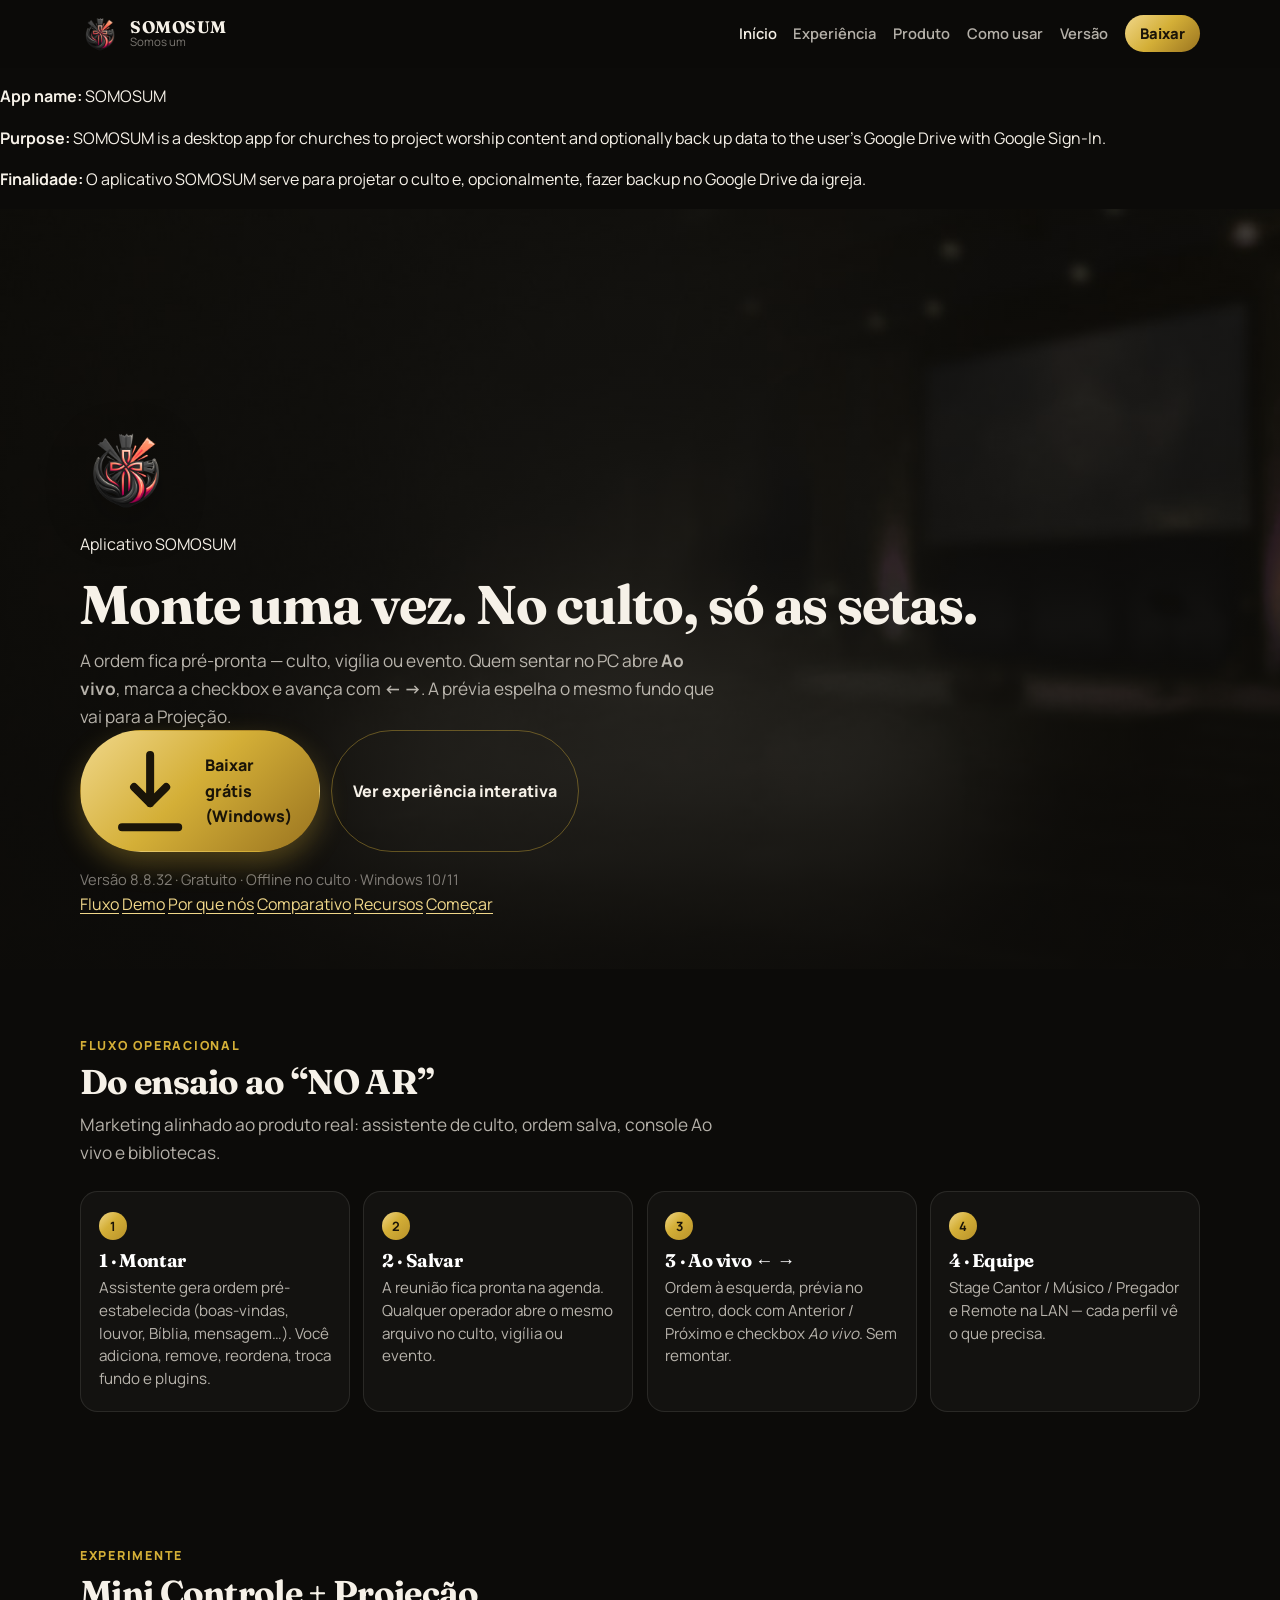
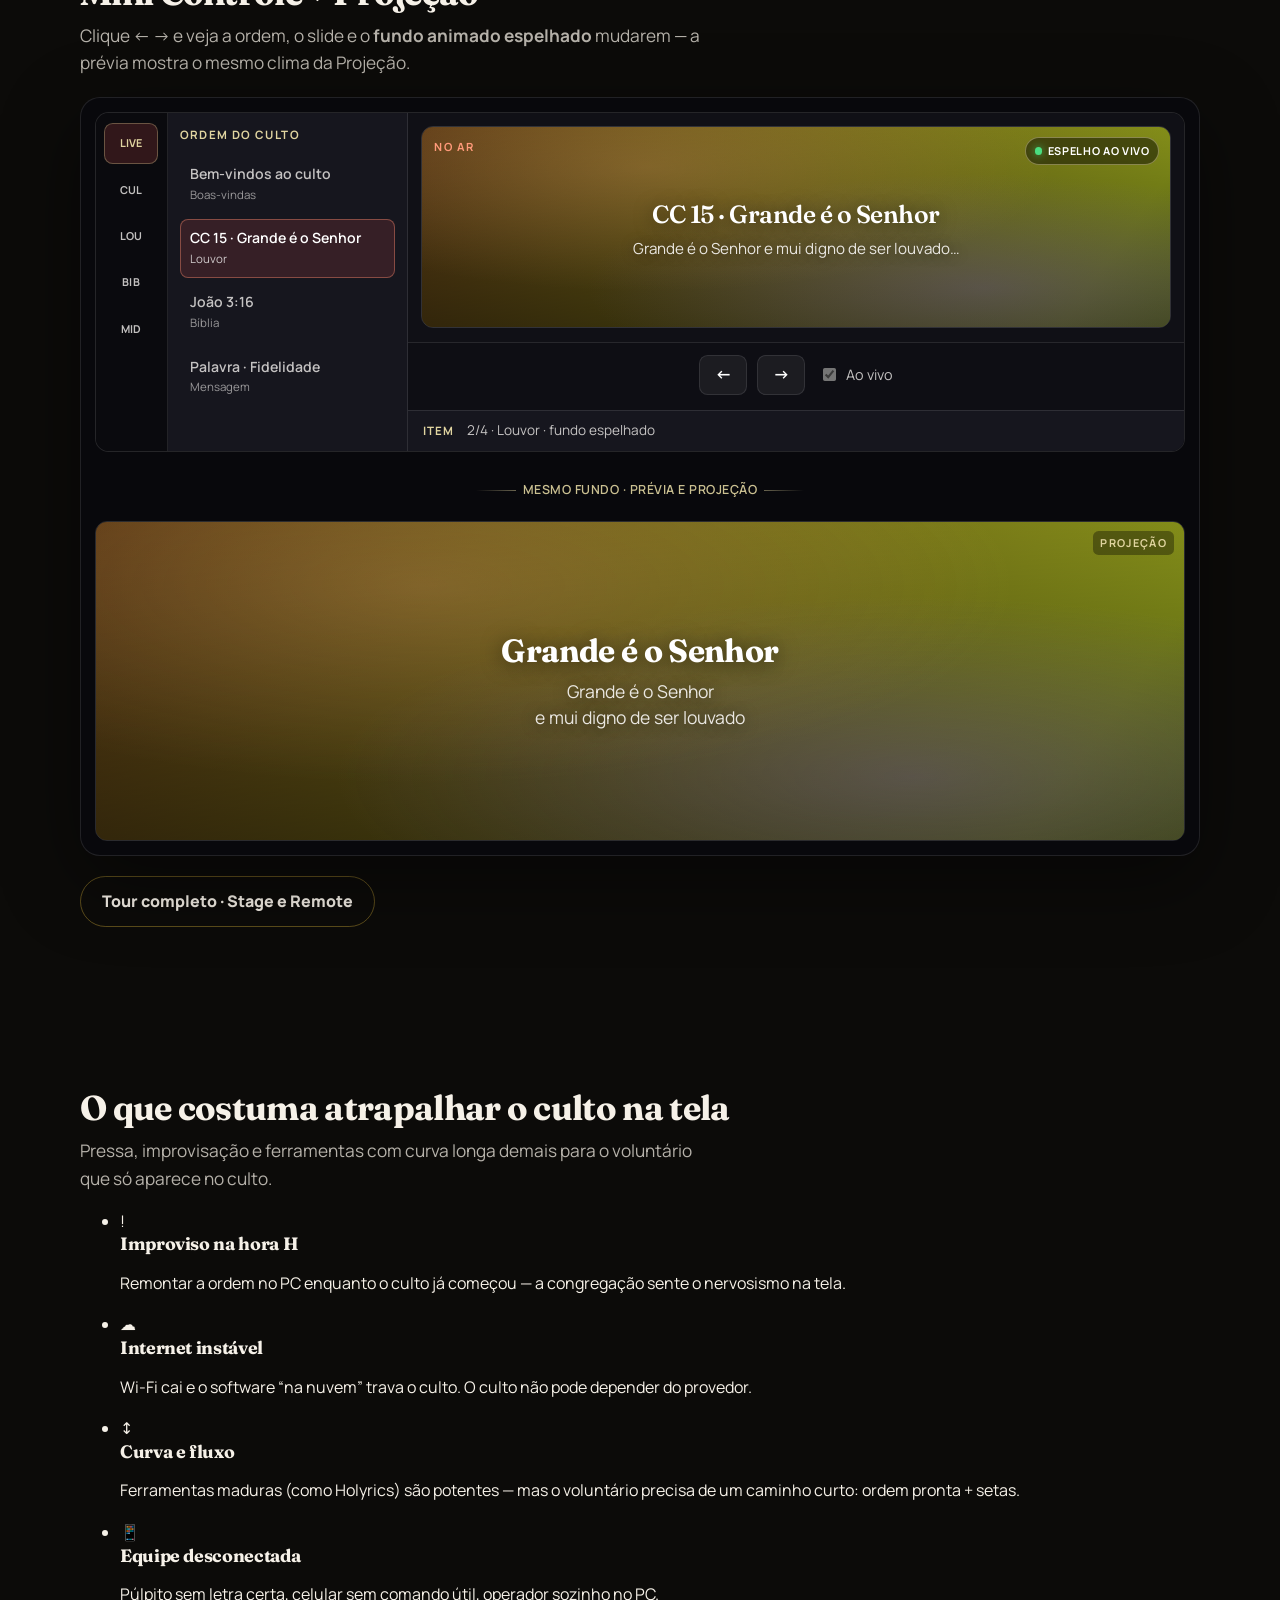
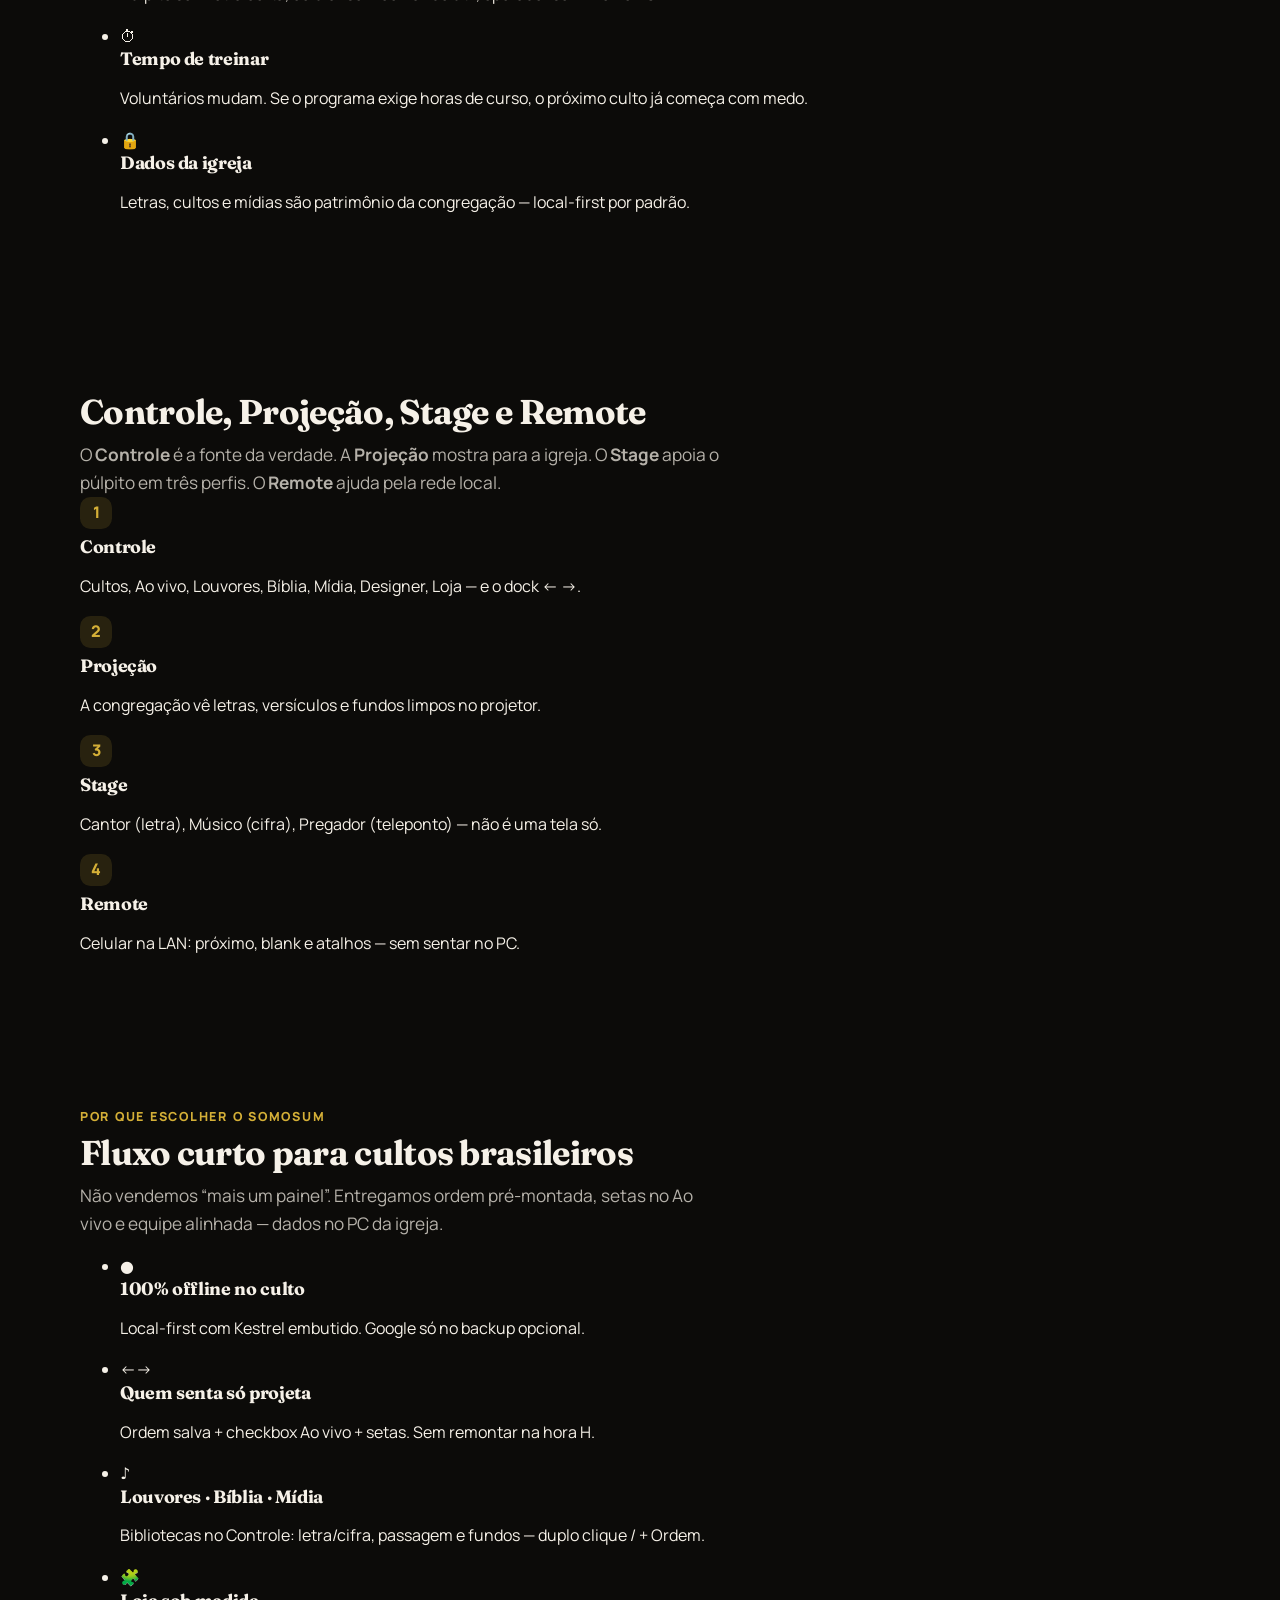
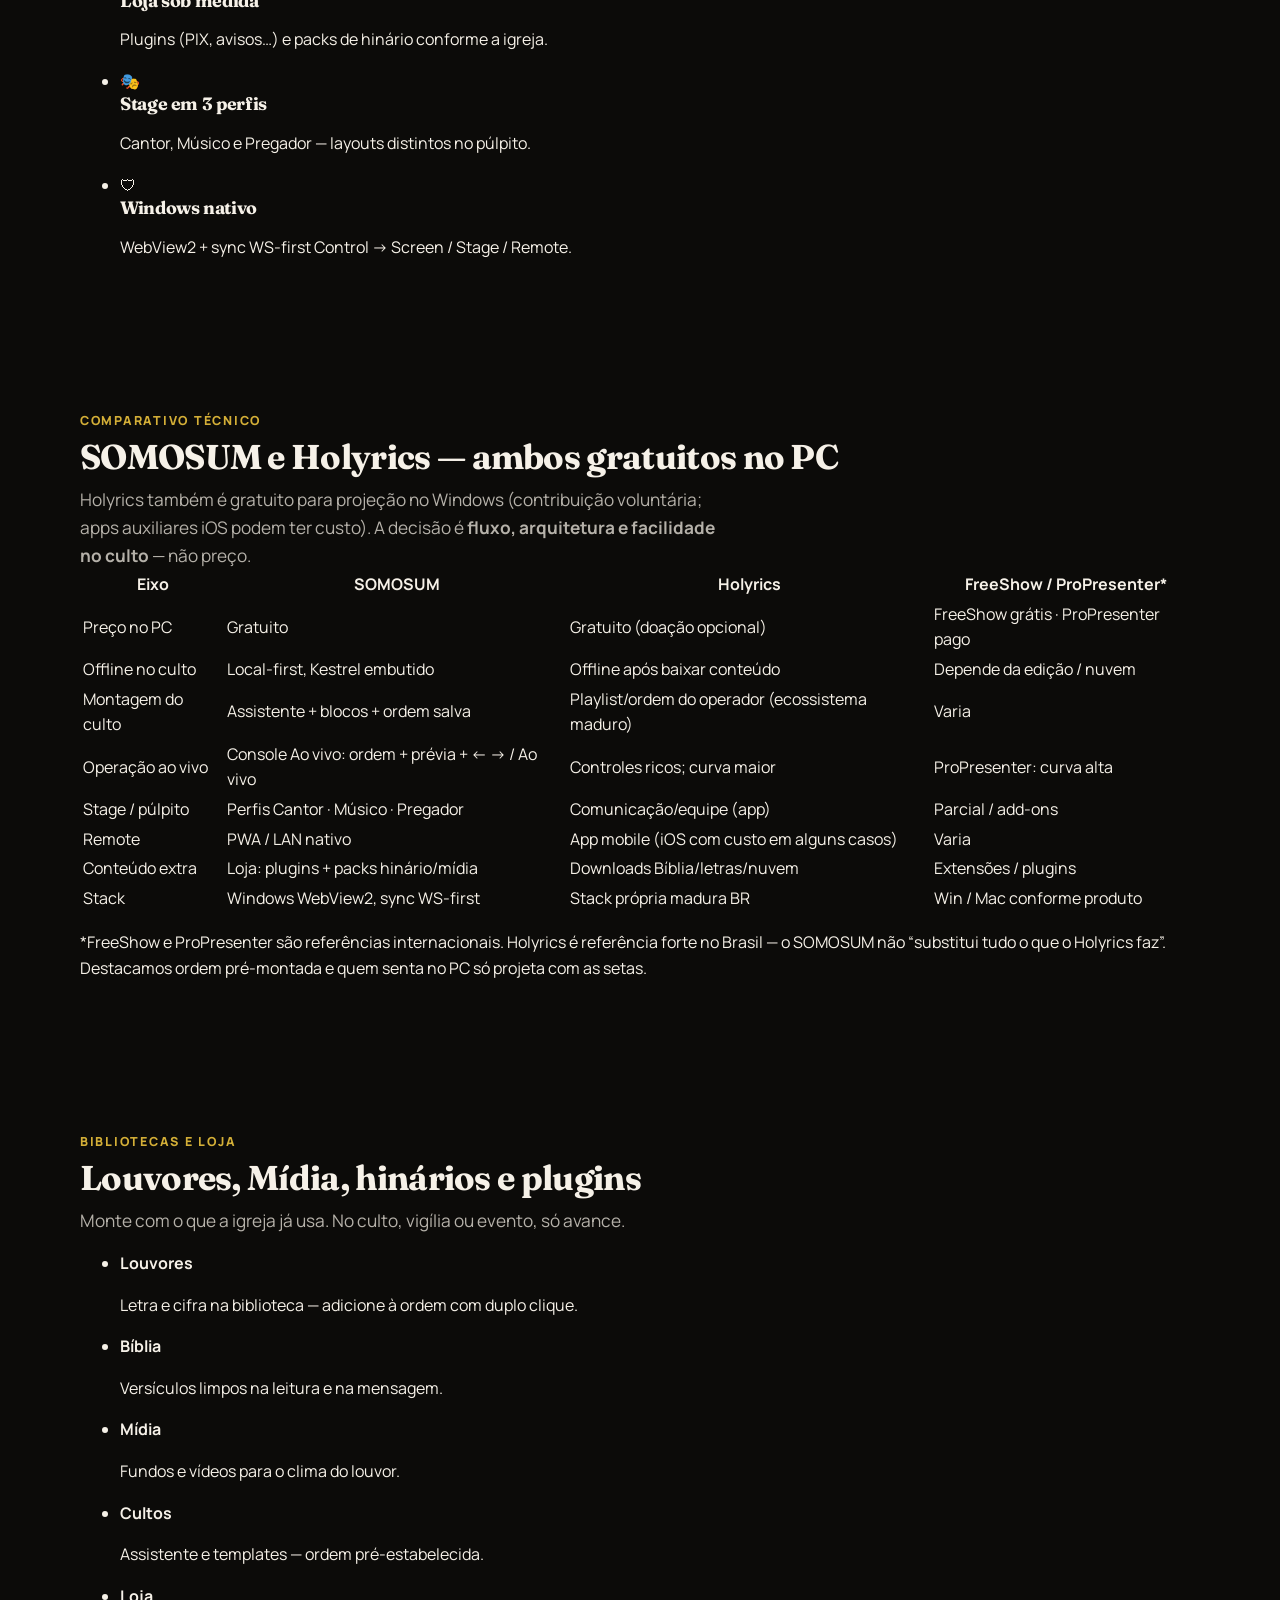
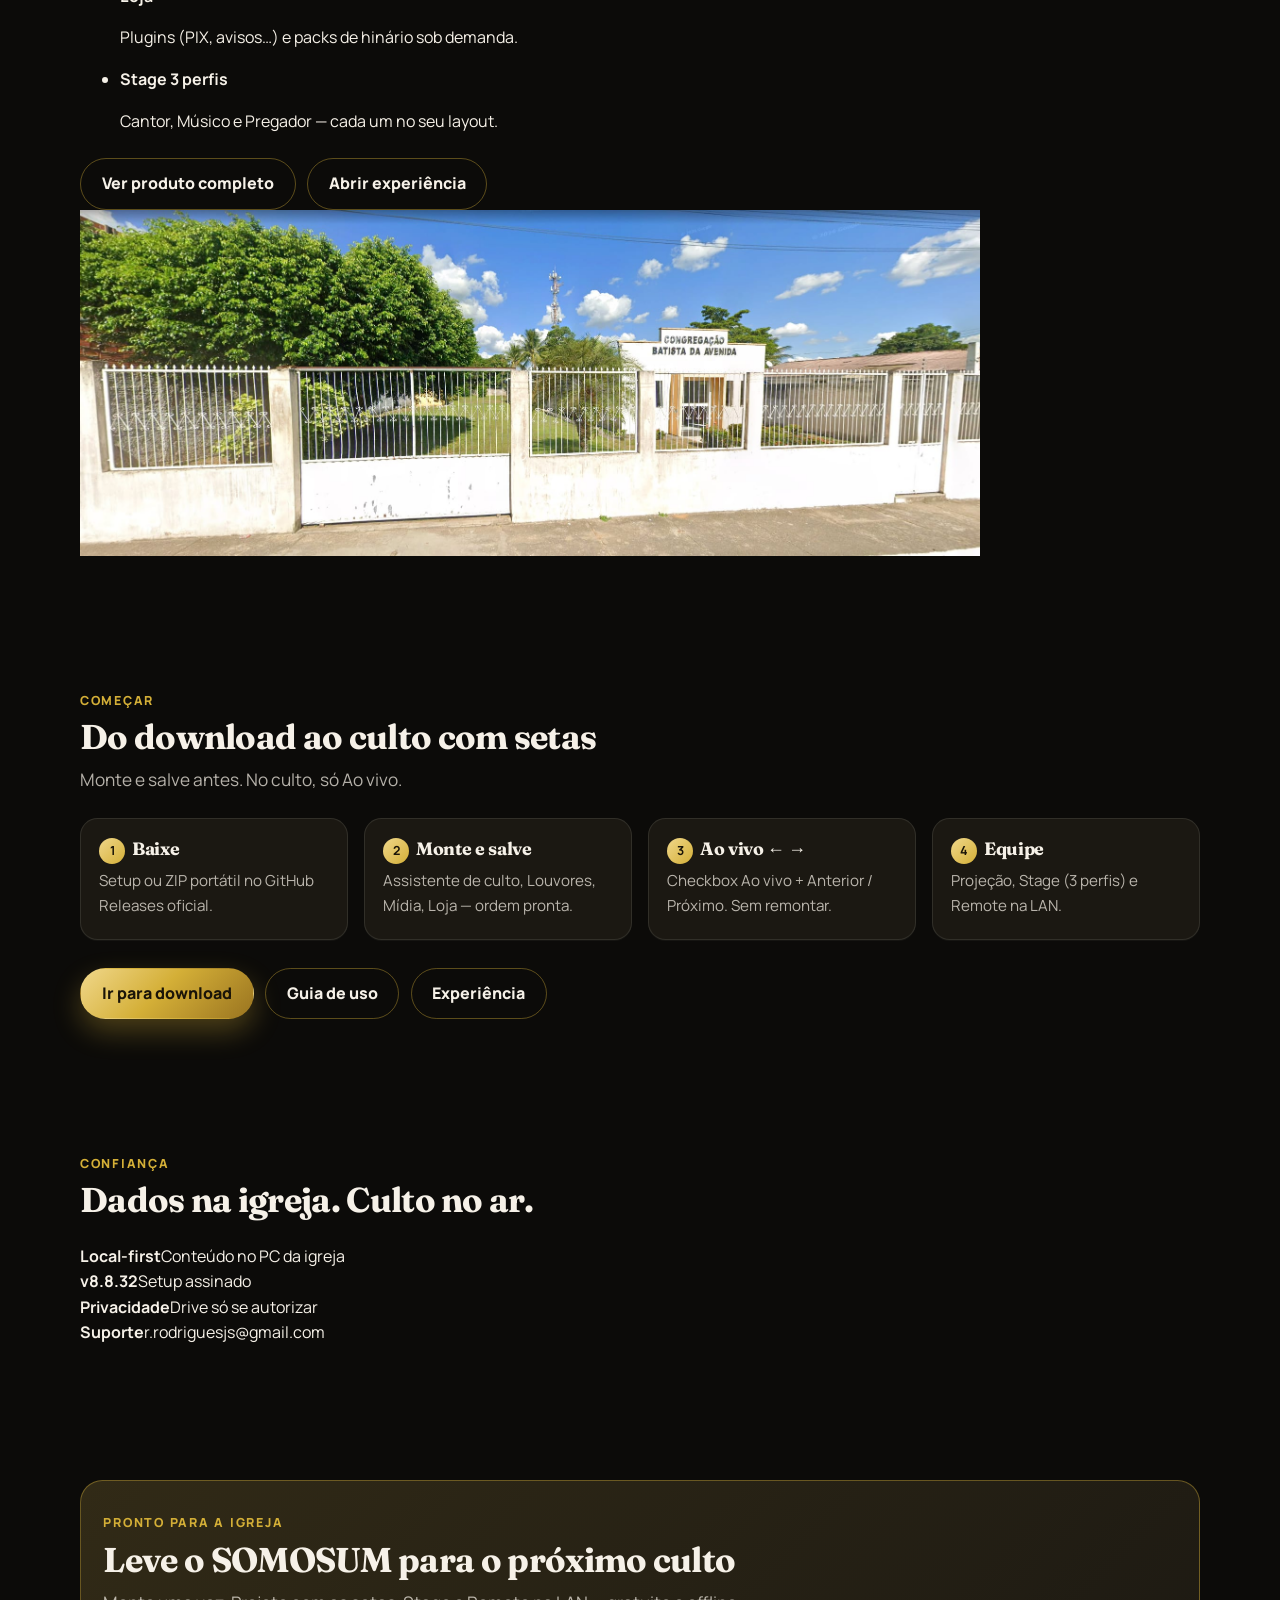
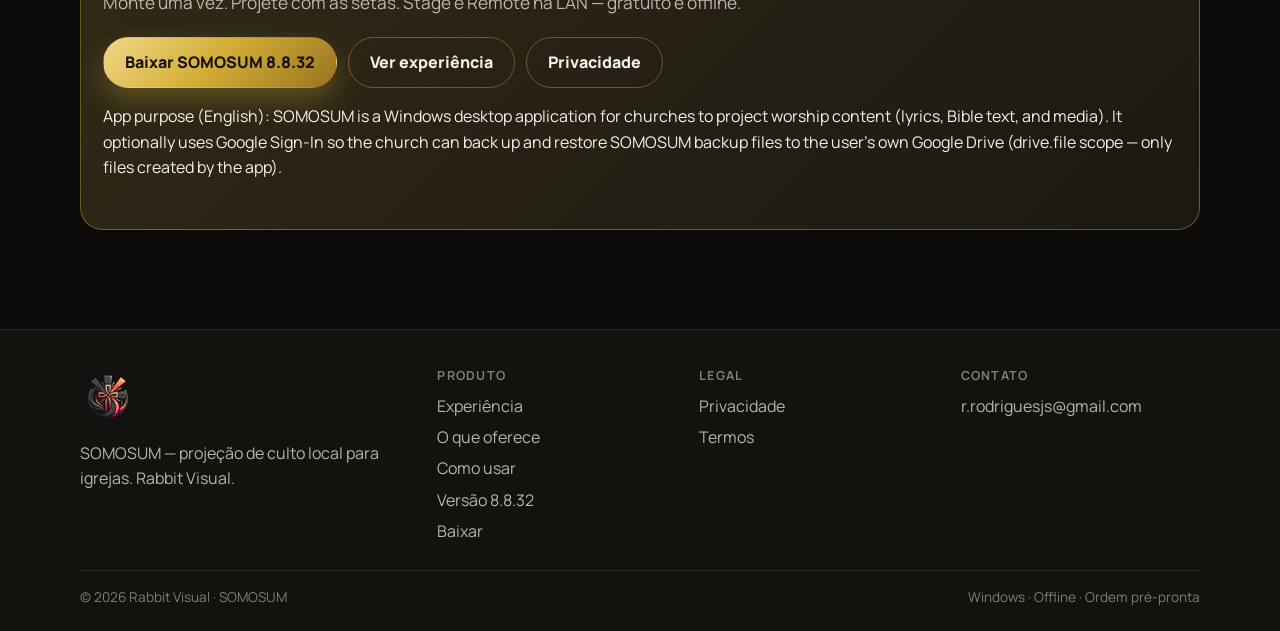
<file: index.html>
<!DOCTYPE html>
<html lang="pt-BR">
<head>
  <meta charset="utf-8">
  <meta name="viewport" content="width=device-width, initial-scale=1">
  <title>SOMOSUM — monte uma vez, projete com as setas</title>
  <meta name="description" content="SOMOSUM: ordem do culto pré-pronta, Ao vivo com ← →, Louvores, Mídia, Loja e Stage Cantor/Músico/Pregador. Gratuito e offline no Windows — comparação justa com Holyrics.">
  <meta name="keywords" content="SOMOSUM, projeção culto, Holyrics, letras igreja, Bíblia projetor, software igreja Windows, Remote culto, Stage púlpito, ordem do culto">
  <meta name="author" content="Rabbit Visual · Reinan Rodrigues">
  <meta name="robots" content="index, follow">
  <meta name="google-site-verification" content="nLejR0vznH-2jq-zF15tfKEdONbFsd5ylkOThsWnRHE">
  <meta name="theme-color" content="#09090b">
  <meta name="application-name" content="SOMOSUM">
  <meta property="og:type" content="website">
  <meta property="og:site_name" content="SOMOSUM">
  <meta property="og:locale" content="pt_BR">
  <meta property="og:title" content="SOMOSUM — monte uma vez, projete com as setas">
  <meta property="og:description" content="Ordem pré-pronta. No culto, quem sentar no PC só usa ← →. Prévia espelhada, Stage, Remote e Loja — gratuito e offline.">
  <meta property="og:image" content="https://rabbitvisual.github.io/somosum-site/assets/capa-hero.jpg">
  <meta property="og:image:alt" content="SOMOSUM — projeção para cultos">
  <meta property="og:url" content="https://rabbitvisual.github.io/somosum-site/">
  <meta name="twitter:card" content="summary_large_image">
  <meta name="twitter:title" content="SOMOSUM — monte uma vez, projete com as setas">
  <meta name="twitter:description" content="Aplicativo Windows gratuito para igrejas. Ordem salva, Ao vivo com setas, Stage e Remote.">
  <meta name="twitter:image" content="https://rabbitvisual.github.io/somosum-site/assets/capa-hero.jpg">
  <link rel="canonical" href="https://rabbitvisual.github.io/somosum-site/">
  <link rel="icon" href="assets/favicon-64.png" type="image/png" sizes="64x64">
  <link rel="icon" href="assets/SOMOSUM.png" type="image/png">
  <link rel="apple-touch-icon" href="assets/apple-touch-icon.png">
  <link rel="preconnect" href="https://fonts.googleapis.com">
  <link rel="preconnect" href="https://fonts.gstatic.com" crossorigin>
  <link href="https://fonts.googleapis.com/css2?family=Fraunces:opsz,wght@9..144,500;9..144,600&family=Manrope:wght@400;500;600;700&display=swap" rel="stylesheet">
  <link rel="stylesheet" href="assets/site.css">
  <link rel="stylesheet" href="assets/demo.css">
  <script type="application/ld+json">
  {
    "@context": "https://schema.org",
    "@graph": [
      {
        "@type": "Organization",
        "name": "Rabbit Visual",
        "email": "r.rodriguesjs@gmail.com",
        "url": "https://rabbitvisual.github.io/somosum-site/",
        "logo": "https://rabbitvisual.github.io/somosum-site/assets/SOMOSUM.png"
      },
      {
        "@type": "SoftwareApplication",
        "name": "SOMOSUM",
        "applicationCategory": "MultimediaApplication",
        "operatingSystem": "Windows 10, Windows 11",
        "softwareVersion": "8.8.32",
        "offers": {
          "@type": "Offer",
          "price": "0",
          "priceCurrency": "BRL"
        },
        "description": "Aplicativo desktop local para igrejas: ordem de culto pré-pronta, Ao vivo com setas, Stage Cantor/Músico/Pregador e Remote na LAN.",
        "url": "https://rabbitvisual.github.io/somosum-site/",
        "downloadUrl": "https://github.com/RabbitVisual/somosum-updates/releases/download/setup-8.8.32/SOMOSUM-Setup.exe",
        "image": "https://rabbitvisual.github.io/somosum-site/assets/SOMOSUM.png",
        "author": { "@type": "Person", "name": "Reinan Rodrigues" }
      }
    ]
  }
  </script>
</head>
<body>
  <header class="site-header">
    <div class="wrap">
      <a class="brand" href="index.html" aria-current="page">
        <img src="assets/logo-nav.png" width="40" height="40" alt="SOMOSUM">
        <span class="brand-text">
          <strong>SOMOSUM</strong>
          <small>Somos um</small>
        </span>
      </a>
      <button class="nav-toggle" type="button" aria-label="Abrir menu" aria-expanded="false">
        <span></span><span></span><span></span>
      </button>
      <nav class="nav" aria-label="Principal">
        <a href="index.html" aria-current="page">Início</a>
        <a href="experiencia.html">Experiência</a>
        <a href="produto.html">Produto</a>
        <a href="como-usar.html">Como usar</a>
        <a href="versao.html">Versão</a>
        <a href="download.html" class="nav-cta">Baixar</a>
      </nav>
    </div>
  </header>

  <main>
    <section class="sr-purpose" aria-label="Identidade do aplicativo SOMOSUM">
      <p><strong>App name:</strong> SOMOSUM</p>
      <p><strong>Purpose:</strong> SOMOSUM is a desktop app for churches to project worship content and optionally back up data to the user’s Google Drive with Google Sign-In.</p>
      <p><strong>Finalidade:</strong> O aplicativo SOMOSUM serve para projetar o culto e, opcionalmente, fazer backup no Google Drive da igreja.</p>
    </section>

    <section class="hero" aria-labelledby="hero-title">
      <div class="hero-bg" aria-hidden="true">
        <img src="assets/capa-hero.jpg" alt="" width="1408" height="768" fetchpriority="high">
      </div>
      <div class="wrap hero-inner">
        <img class="hero-logo" src="assets/SOMOSUM.png" width="132" height="132" alt="Logo do aplicativo SOMOSUM">
        <p class="app-name-label">Aplicativo SOMOSUM</p>
        <h1 id="hero-title">Monte uma vez. No culto, só as setas.</h1>
        <p class="lede">A ordem fica pré-pronta — culto, vigília ou evento. Quem sentar no PC abre <strong>Ao vivo</strong>, marca a checkbox e avança com <strong>← →</strong>. A prévia espelha o mesmo fundo que vai para a Projeção.</p>
        <div class="cta-row">
          <a class="btn btn-primary btn-soft" href="download.html">
            <svg class="btn-icon" viewBox="0 0 24 24" fill="none" aria-hidden="true"><path d="M12 3v12m0 0 4-4m-4 4-4-4M5 21h14" stroke="currentColor" stroke-width="2" stroke-linecap="round" stroke-linejoin="round"/></svg>
            Baixar grátis (Windows)
          </a>
          <a class="btn btn-secondary" href="experiencia.html">Ver experiência interativa</a>
        </div>
        <p class="hero-note">Versão 8.8.32 · Gratuito · Offline no culto · Windows 10/11</p>
        <div class="anchor-nav" aria-label="Seções desta página">
          <a href="#fluxo">Fluxo</a>
          <a href="#demo">Demo</a>
          <a href="#porque">Por que nós</a>
          <a href="#comparativo">Comparativo</a>
          <a href="#recursos">Recursos</a>
          <a href="#passos">Começar</a>
        </div>
      </div>
    </section>

    <section class="section" id="fluxo" aria-labelledby="fluxo-title">
      <div class="wrap">
        <p class="kicker reveal">Fluxo operacional</p>
        <h2 id="fluxo-title" class="reveal">Do ensaio ao “NO AR”</h2>
        <p class="lead reveal">Marketing alinhado ao produto real: assistente de culto, ordem salva, console Ao vivo e bibliotecas.</p>
        <div class="flow-ops reveal" style="margin-top:1.5rem">
          <article>
            <h3>1 · Montar</h3>
            <p>Assistente gera ordem pré-estabelecida (boas-vindas, louvor, Bíblia, mensagem…). Você adiciona, remove, reordena, troca fundo e plugins.</p>
          </article>
          <article>
            <h3>2 · Salvar</h3>
            <p>A reunião fica pronta na agenda. Qualquer operador abre o mesmo arquivo no culto, vigília ou evento.</p>
          </article>
          <article>
            <h3>3 · Ao vivo ← →</h3>
            <p>Ordem à esquerda, prévia no centro, dock com Anterior / Próximo e checkbox <em>Ao vivo</em>. Sem remontar.</p>
          </article>
          <article>
            <h3>4 · Equipe</h3>
            <p>Stage Cantor / Músico / Pregador e Remote na LAN — cada perfil vê o que precisa.</p>
          </article>
        </div>
      </div>
    </section>

    <section class="section" id="demo" aria-labelledby="demo-title">
      <div class="wrap">
        <p class="kicker reveal">Experimente</p>
        <h2 id="demo-title" class="reveal">Mini Controle + Projeção</h2>
        <p class="lead reveal">Clique ← → e veja a ordem, o slide e o <strong>fundo animado espelhado</strong> mudarem — a prévia mostra o mesmo clima da Projeção.</p>
        <div class="demo-shell demo-dual reveal" data-demo-root style="margin-top:1.25rem">
          <div class="demo-control">
            <aside class="demo-side" aria-hidden="true">
              <span class="is-on">LIVE</span>
              <span>CUL</span>
              <span>LOU</span>
              <span>BIB</span>
              <span>MID</span>
            </aside>
            <div class="demo-order">
              <h4>Ordem do culto</h4>
              <div data-demo-order></div>
            </div>
            <div class="demo-center">
              <div class="demo-preview">
                <span class="on-air">NO AR</span>
                <span class="demo-mirror-badge">Espelho ao vivo</span>
                <h3 data-demo-preview-title></h3>
                <p data-demo-preview-body></p>
              </div>
              <div class="demo-dock">
                <button type="button" data-demo-prev title="Anterior">←</button>
                <button type="button" data-demo-next title="Próximo">→</button>
                <label><input type="checkbox" checked disabled> Ao vivo</label>
              </div>
              <div class="demo-meta-bar">
                <strong>Item</strong>
                <span data-demo-meta></span>
              </div>
            </div>
          </div>
          <p class="demo-sync-hint" aria-hidden="true">Mesmo fundo · prévia e projeção</p>
          <div class="demo-screen" aria-label="Projeção">
            <span class="label">Projeção</span>
            <h3 data-demo-screen-title></h3>
            <p data-demo-screen-body></p>
          </div>
        </div>
        <div class="cta-row" style="margin-top:1.25rem">
          <a class="btn btn-secondary" href="experiencia.html">Tour completo · Stage e Remote</a>
        </div>
      </div>
    </section>

    <section class="section" id="dor" aria-labelledby="dor-title">
      <div class="wrap">
        <p class="kicker reveal">A dor real</p>
        <h2 id="dor-title" class="reveal">O que costuma atrapalhar o culto na tela</h2>
        <p class="lead reveal">Pressa, improvisação e ferramentas com curva longa demais para o voluntário que só aparece no culto.</p>
        <ul class="pain-grid">
          <li class="pain-card reveal">
            <span class="ico" aria-hidden="true">!</span>
            <h3>Improviso na hora H</h3>
            <p>Remontar a ordem no PC enquanto o culto já começou — a congregação sente o nervosismo na tela.</p>
          </li>
          <li class="pain-card reveal">
            <span class="ico" aria-hidden="true">☁</span>
            <h3>Internet instável</h3>
            <p>Wi‑Fi cai e o software “na nuvem” trava o culto. O culto não pode depender do provedor.</p>
          </li>
          <li class="pain-card reveal">
            <span class="ico" aria-hidden="true">↕</span>
            <h3>Curva e fluxo</h3>
            <p>Ferramentas maduras (como Holyrics) são potentes — mas o voluntário precisa de um caminho curto: ordem pronta + setas.</p>
          </li>
          <li class="pain-card reveal">
            <span class="ico" aria-hidden="true">📱</span>
            <h3>Equipe desconectada</h3>
            <p>Púlpito sem letra certa, celular sem comando útil, operador sozinho no PC.</p>
          </li>
          <li class="pain-card reveal">
            <span class="ico" aria-hidden="true">⏱</span>
            <h3>Tempo de treinar</h3>
            <p>Voluntários mudam. Se o programa exige horas de curso, o próximo culto já começa com medo.</p>
          </li>
          <li class="pain-card reveal">
            <span class="ico" aria-hidden="true">🔒</span>
            <h3>Dados da igreja</h3>
            <p>Letras, cultos e mídias são patrimônio da congregação — local-first por padrão.</p>
          </li>
        </ul>
      </div>
    </section>

    <section class="section" id="solucao" aria-labelledby="solucao-title">
      <div class="wrap">
        <p class="kicker reveal">Quatro superfícies</p>
        <h2 id="solucao-title" class="reveal">Controle, Projeção, Stage e Remote</h2>
        <p class="lead reveal">O <strong>Controle</strong> é a fonte da verdade. A <strong>Projeção</strong> mostra para a igreja. O <strong>Stage</strong> apoia o púlpito em três perfis. O <strong>Remote</strong> ajuda pela rede local.</p>
        <div class="flow">
          <article class="flow-card reveal">
            <span class="mark">1</span>
            <h3>Controle</h3>
            <p>Cultos, Ao vivo, Louvores, Bíblia, Mídia, Designer, Loja — e o dock ← →.</p>
          </article>
          <article class="flow-card reveal">
            <span class="mark">2</span>
            <h3>Projeção</h3>
            <p>A congregação vê letras, versículos e fundos limpos no projetor.</p>
          </article>
          <article class="flow-card reveal">
            <span class="mark">3</span>
            <h3>Stage</h3>
            <p>Cantor (letra), Músico (cifra), Pregador (teleponto) — não é uma tela só.</p>
          </article>
          <article class="flow-card reveal">
            <span class="mark">4</span>
            <h3>Remote</h3>
            <p>Celular na LAN: próximo, blank e atalhos — sem sentar no PC.</p>
          </article>
        </div>
      </div>
    </section>

    <section class="section" id="porque" aria-labelledby="porque-title">
      <div class="wrap">
        <p class="kicker reveal">Por que escolher o SOMOSUM</p>
        <h2 id="porque-title" class="reveal">Fluxo curto para cultos brasileiros</h2>
        <p class="lead reveal">Não vendemos “mais um painel”. Entregamos ordem pré-montada, setas no Ao vivo e equipe alinhada — dados no PC da igreja.</p>
        <ul class="why-grid">
          <li class="why-card reveal">
            <span class="ico" aria-hidden="true">●</span>
            <h3>100% offline no culto</h3>
            <p>Local-first com Kestrel embutido. Google só no backup opcional.</p>
          </li>
          <li class="why-card reveal">
            <span class="ico" aria-hidden="true">←→</span>
            <h3>Quem senta só projeta</h3>
            <p>Ordem salva + checkbox Ao vivo + setas. Sem remontar na hora H.</p>
          </li>
          <li class="why-card reveal">
            <span class="ico" aria-hidden="true">♪</span>
            <h3>Louvores · Bíblia · Mídia</h3>
            <p>Bibliotecas no Controle: letra/cifra, passagem e fundos — duplo clique / + Ordem.</p>
          </li>
          <li class="why-card reveal">
            <span class="ico" aria-hidden="true">🧩</span>
            <h3>Loja sob medida</h3>
            <p>Plugins (PIX, avisos…) e packs de hinário conforme a igreja.</p>
          </li>
          <li class="why-card reveal">
            <span class="ico" aria-hidden="true">🎭</span>
            <h3>Stage em 3 perfis</h3>
            <p>Cantor, Músico e Pregador — layouts distintos no púlpito.</p>
          </li>
          <li class="why-card reveal">
            <span class="ico" aria-hidden="true">🛡</span>
            <h3>Windows nativo</h3>
            <p>WebView2 + sync WS-first Control → Screen / Stage / Remote.</p>
          </li>
        </ul>
      </div>
    </section>

    <section class="section" id="comparativo" aria-labelledby="comp-title">
      <div class="wrap">
        <p class="kicker reveal">Comparativo técnico</p>
        <h2 id="comp-title" class="reveal">SOMOSUM e Holyrics — ambos gratuitos no PC</h2>
        <p class="lead reveal">Holyrics também é gratuito para projeção no Windows (contribuição voluntária; apps auxiliares iOS podem ter custo). A decisão é <strong>fluxo, arquitetura e facilidade no culto</strong> — não preço.</p>
        <div class="compare-wrap reveal">
          <table class="compare-table">
            <thead>
              <tr>
                <th>Eixo</th>
                <th class="col-us">SOMOSUM</th>
                <th>Holyrics</th>
                <th>FreeShow / ProPresenter*</th>
              </tr>
            </thead>
            <tbody>
              <tr>
                <td>Preço no PC</td>
                <td class="yes">Gratuito</td>
                <td class="yes">Gratuito (doação opcional)</td>
                <td>FreeShow grátis · ProPresenter pago</td>
              </tr>
              <tr>
                <td>Offline no culto</td>
                <td class="yes">Local-first, Kestrel embutido</td>
                <td class="yes">Offline após baixar conteúdo</td>
                <td>Depende da edição / nuvem</td>
              </tr>
              <tr>
                <td>Montagem do culto</td>
                <td class="yes">Assistente + blocos + ordem salva</td>
                <td>Playlist/ordem do operador (ecossistema maduro)</td>
                <td>Varia</td>
              </tr>
              <tr>
                <td>Operação ao vivo</td>
                <td class="yes">Console Ao vivo: ordem + prévia + ← → / Ao vivo</td>
                <td>Controles ricos; curva maior</td>
                <td>ProPresenter: curva alta</td>
              </tr>
              <tr>
                <td>Stage / púlpito</td>
                <td class="yes">Perfis Cantor · Músico · Pregador</td>
                <td>Comunicação/equipe (app)</td>
                <td>Parcial / add-ons</td>
              </tr>
              <tr>
                <td>Remote</td>
                <td class="yes">PWA / LAN nativo</td>
                <td>App mobile (iOS com custo em alguns casos)</td>
                <td>Varia</td>
              </tr>
              <tr>
                <td>Conteúdo extra</td>
                <td class="yes">Loja: plugins + packs hinário/mídia</td>
                <td>Downloads Bíblia/letras/nuvem</td>
                <td>Extensões / plugins</td>
              </tr>
              <tr>
                <td>Stack</td>
                <td>Windows WebView2, sync WS-first</td>
                <td>Stack própria madura BR</td>
                <td>Win / Mac conforme produto</td>
              </tr>
            </tbody>
          </table>
        </div>
        <p class="compare-note reveal">*FreeShow e ProPresenter são referências internacionais. Holyrics é referência forte no Brasil — o SOMOSUM não “substitui tudo o que o Holyrics faz”. Destacamos ordem pré-montada e quem senta no PC só projeta com as setas.</p>
      </div>
    </section>

    <section class="section" id="recursos" aria-labelledby="rec-title">
      <div class="wrap">
        <div class="split">
          <div>
            <p class="kicker reveal">Bibliotecas e Loja</p>
            <h2 id="rec-title" class="reveal">Louvores, Mídia, hinários e plugins</h2>
            <p class="lead reveal">Monte com o que a igreja já usa. No culto, vigília ou evento, só avance.</p>
            <ul class="offer-grid">
              <li class="reveal"><strong>Louvores</strong><p>Letra e cifra na biblioteca — adicione à ordem com duplo clique.</p></li>
              <li class="reveal"><strong>Bíblia</strong><p>Versículos limpos na leitura e na mensagem.</p></li>
              <li class="reveal"><strong>Mídia</strong><p>Fundos e vídeos para o clima do louvor.</p></li>
              <li class="reveal"><strong>Cultos</strong><p>Assistente e templates — ordem pré-estabelecida.</p></li>
              <li class="reveal"><strong>Loja</strong><p>Plugins (PIX, avisos…) e packs de hinário sob demanda.</p></li>
              <li class="reveal"><strong>Stage 3 perfis</strong><p>Cantor, Músico e Pregador — cada um no seu layout.</p></li>
            </ul>
            <div class="cta-row" style="margin-top:1.5rem">
              <a class="btn btn-secondary" href="produto.html">Ver produto completo</a>
              <a class="btn btn-secondary" href="experiencia.html">Abrir experiência</a>
            </div>
          </div>
          <div class="split-media reveal">
            <img src="assets/ambiente-igreja.jpg" width="900" height="600" alt="Ambiente de culto com projeção" loading="lazy">
          </div>
        </div>
      </div>
    </section>

    <section class="section" id="passos" aria-labelledby="passos-title">
      <div class="wrap">
        <p class="kicker reveal">Começar</p>
        <h2 id="passos-title" class="reveal">Do download ao culto com setas</h2>
        <p class="lead reveal">Monte e salve antes. No culto, só Ao vivo.</p>
        <div class="steps steps-4">
          <article class="step reveal">
            <h3>Baixe</h3>
            <p>Setup ou ZIP portátil no GitHub Releases oficial.</p>
          </article>
          <article class="step reveal">
            <h3>Monte e salve</h3>
            <p>Assistente de culto, Louvores, Mídia, Loja — ordem pronta.</p>
          </article>
          <article class="step reveal">
            <h3>Ao vivo ← →</h3>
            <p>Checkbox Ao vivo + Anterior / Próximo. Sem remontar.</p>
          </article>
          <article class="step reveal">
            <h3>Equipe</h3>
            <p>Projeção, Stage (3 perfis) e Remote na LAN.</p>
          </article>
        </div>
        <div class="cta-row" style="margin-top:1.75rem">
          <a class="btn btn-primary" href="download.html">Ir para download</a>
          <a class="btn btn-secondary" href="como-usar.html">Guia de uso</a>
          <a class="btn btn-secondary" href="experiencia.html">Experiência</a>
        </div>
      </div>
    </section>

    <section class="section section-tight" aria-labelledby="trust-title">
      <div class="wrap">
        <p class="kicker reveal">Confiança</p>
        <h2 id="trust-title" class="reveal">Dados na igreja. Culto no ar.</h2>
        <div class="trust-bar" style="margin-top:1.5rem">
          <div class="trust-item reveal"><strong>Local-first</strong><span>Conteúdo no PC da igreja</span></div>
          <div class="trust-item reveal"><strong>v8.8.32</strong><span>Setup assinado</span></div>
          <div class="trust-item reveal"><strong>Privacidade</strong><span>Drive só se autorizar</span></div>
          <div class="trust-item reveal"><strong>Suporte</strong><span>r.rodriguesjs@gmail.com</span></div>
        </div>
      </div>
    </section>

    <section class="section" id="finalidade" aria-labelledby="cta-title">
      <div class="wrap">
        <div class="cta-band reveal">
          <p class="kicker">Pronto para a igreja</p>
          <h2 id="cta-title">Leve o SOMOSUM para o próximo culto</h2>
          <p class="lead" style="margin-bottom:1.25rem">Monte uma vez. Projete com as setas. Stage e Remote na LAN — gratuito e offline.</p>
          <div class="cta-row">
            <a class="btn btn-primary btn-soft" href="download.html">Baixar SOMOSUM 8.8.32</a>
            <a class="btn btn-secondary" href="experiencia.html">Ver experiência</a>
            <a class="btn btn-secondary" href="privacidade.html">Privacidade</a>
          </div>
          <p class="purpose-en">App purpose (English): SOMOSUM is a Windows desktop application for churches to project worship content (lyrics, Bible text, and media). It optionally uses Google Sign-In so the church can back up and restore SOMOSUM backup files to the user’s own Google Drive (drive.file scope — only files created by the app).</p>
        </div>
      </div>
    </section>
  </main>

  <footer class="site-footer">
    <div class="wrap">
      <div class="footer-grid">
        <div class="footer-brand">
          <img src="assets/logo-nav.png" width="56" height="56" alt="SOMOSUM">
          <p>SOMOSUM — projeção de culto local para igrejas. Rabbit Visual.</p>
        </div>
        <div class="footer-col">
          <h3>Produto</h3>
          <a href="experiencia.html">Experiência</a>
          <a href="produto.html">O que oferece</a>
          <a href="como-usar.html">Como usar</a>
          <a href="versao.html">Versão 8.8.32</a>
          <a href="download.html">Baixar</a>
        </div>
        <div class="footer-col">
          <h3>Legal</h3>
          <a href="privacidade.html">Privacidade</a>
          <a href="termos.html">Termos</a>
        </div>
        <div class="footer-col">
          <h3>Contato</h3>
          <a href="mailto:r.rodriguesjs@gmail.com">r.rodriguesjs@gmail.com</a>
        </div>
      </div>
      <div class="footer-bottom">
        <span>© 2026 Rabbit Visual · SOMOSUM</span>
        <span>Windows · Offline · Ordem pré-pronta</span>
      </div>
    </div>
  </footer>
  <script src="assets/site.js" defer></script>
  <script src="assets/demo.js" defer></script>
</body>
</html>
</file>
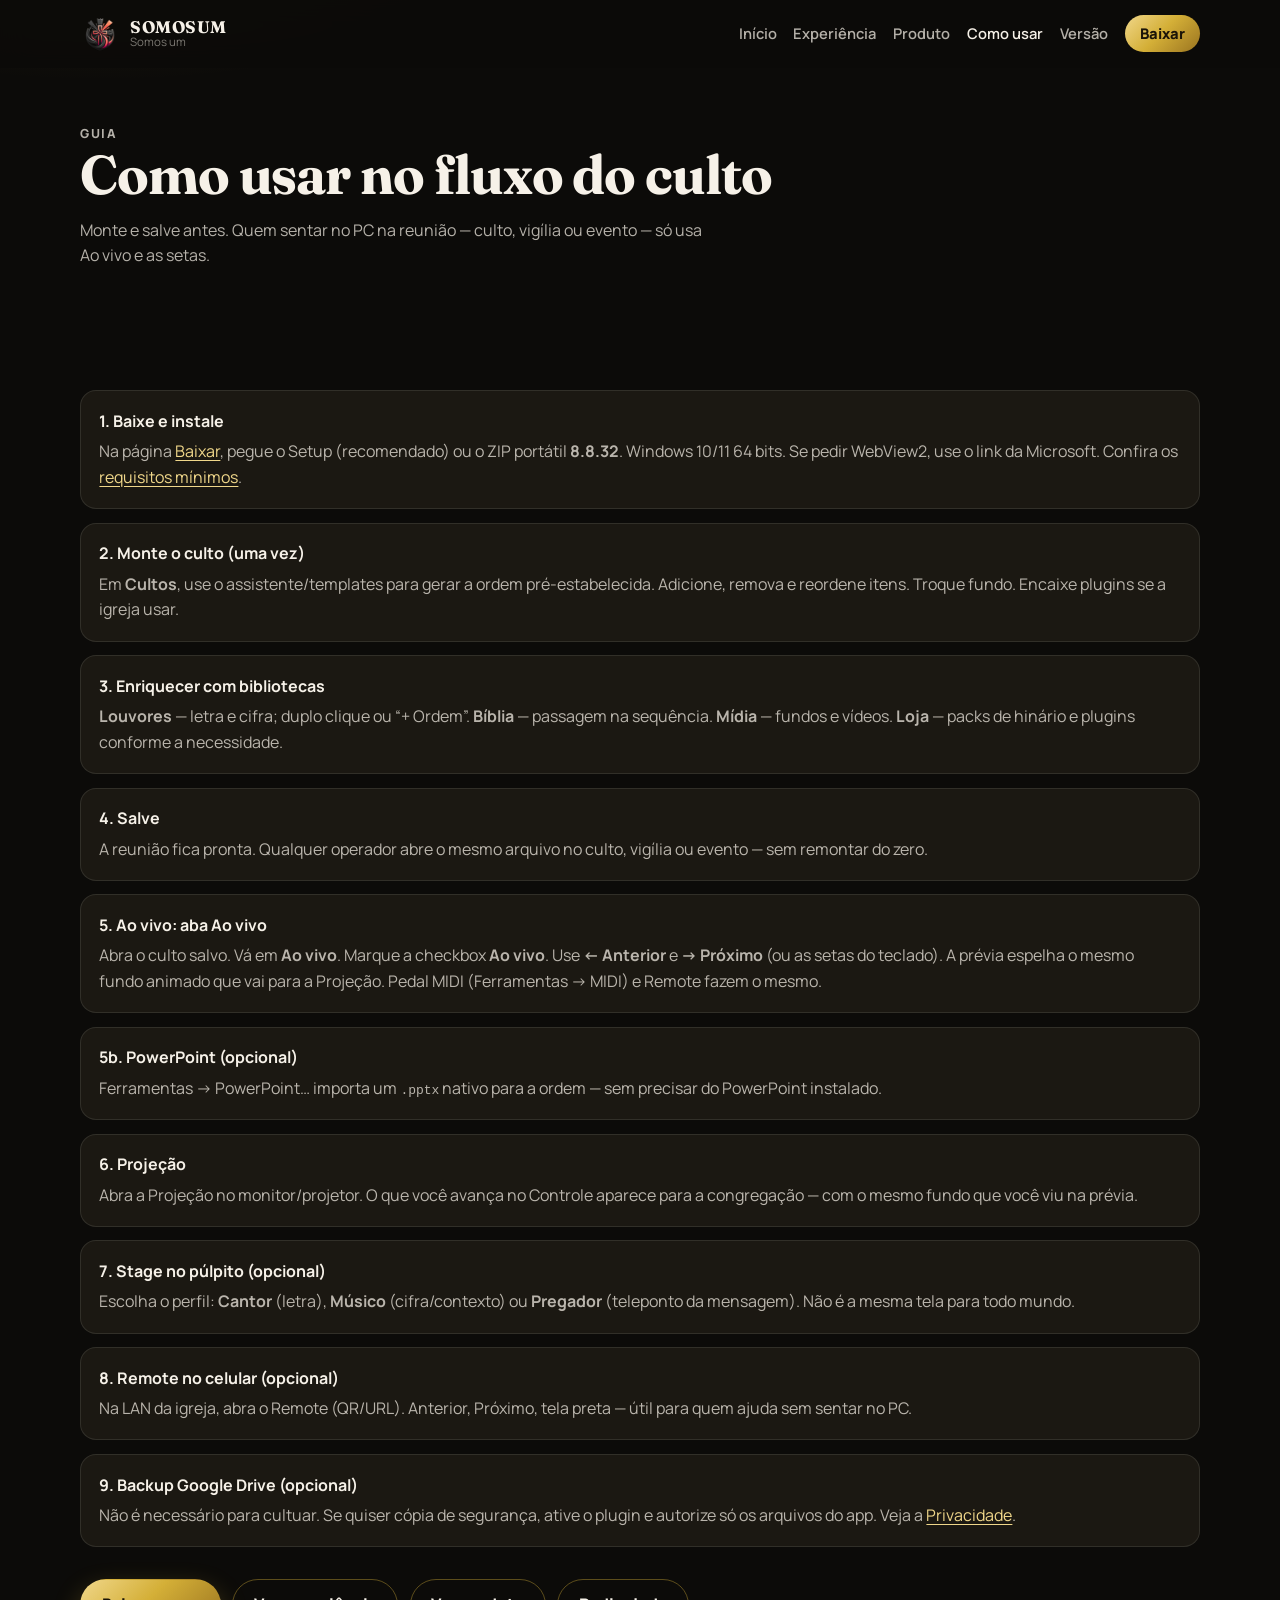
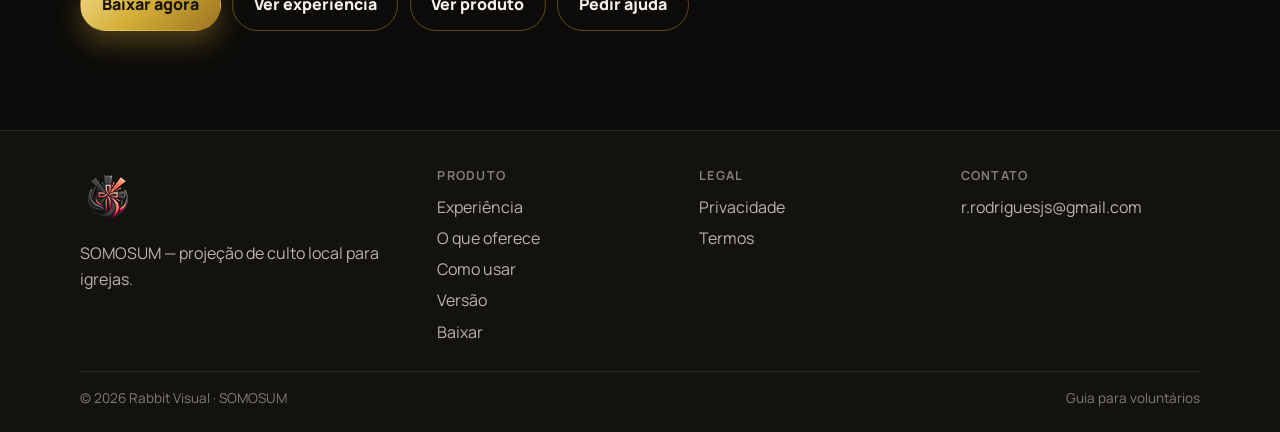
<file: como-usar.html>
<!DOCTYPE html>
<html lang="pt-BR">
<head>
  <meta charset="utf-8">
  <meta name="viewport" content="width=device-width, initial-scale=1">
  <title>Como usar o SOMOSUM — ordem salva e setas no culto</title>
  <meta name="description" content="Guia SOMOSUM: instalar, montar culto com assistente, salvar ordem, Ao vivo com ← →, prévia espelhada, Louvores/Mídia/Loja, Stage 3 perfis e Remote.">
  <meta name="google-site-verification" content="nLejR0vznH-2jq-zF15tfKEdONbFsd5ylkOThsWnRHE">
  <meta name="theme-color" content="#09090b">
  <meta property="og:title" content="Como usar o SOMOSUM">
  <meta property="og:description" content="Monte uma vez. No culto, vigília ou evento, só as setas no Ao vivo.">
  <meta property="og:image" content="https://rabbitvisual.github.io/somosum-site/assets/SOMOSUM.png">
  <meta property="og:url" content="https://rabbitvisual.github.io/somosum-site/como-usar.html">
  <link rel="canonical" href="https://rabbitvisual.github.io/somosum-site/como-usar.html">
  <link rel="icon" href="assets/favicon-64.png" type="image/png">
  <link rel="apple-touch-icon" href="assets/apple-touch-icon.png">
  <link rel="preconnect" href="https://fonts.googleapis.com">
  <link rel="preconnect" href="https://fonts.gstatic.com" crossorigin>
  <link href="https://fonts.googleapis.com/css2?family=Fraunces:opsz,wght@9..144,500;9..144,600&family=Manrope:wght@400;500;600;700&display=swap" rel="stylesheet">
  <link rel="stylesheet" href="assets/site.css">
</head>
<body>
  <header class="site-header">
    <div class="wrap">
      <a class="brand" href="index.html">
        <img src="assets/logo-nav.png" width="40" height="40" alt="SOMOSUM">
        <span class="brand-text"><strong>SOMOSUM</strong><small>Somos um</small></span>
      </a>
      <button class="nav-toggle" type="button" aria-label="Abrir menu" aria-expanded="false"><span></span><span></span><span></span></button>
      <nav class="nav" aria-label="Principal">
        <a href="index.html">Início</a>
        <a href="experiencia.html">Experiência</a>
        <a href="produto.html">Produto</a>
        <a href="como-usar.html" aria-current="page">Como usar</a>
        <a href="versao.html">Versão</a>
        <a href="download.html" class="nav-cta">Baixar</a>
      </nav>
    </div>
  </header>

  <main>
    <section class="page-hero">
      <div class="wrap reveal">
        <p class="kicker">Guia</p>
        <h1>Como usar no fluxo do culto</h1>
        <p>Monte e salve antes. Quem sentar no PC na reunião — culto, vigília ou evento — só usa Ao vivo e as setas.</p>
      </div>
    </section>

    <section class="section">
      <div class="wrap">
        <ol class="version-list" style="list-style:none;counter-reset:guia">
          <li class="reveal">
            <strong>1. Baixe e instale</strong>
            <p>Na página <a href="download.html">Baixar</a>, pegue o Setup (recomendado) ou o ZIP portátil <strong>8.8.32</strong>. Windows 10/11 64 bits. Se pedir WebView2, use o link da Microsoft. Confira os <a href="download.html#requisitos">requisitos mínimos</a>.</p>
          </li>
          <li class="reveal">
            <strong>2. Monte o culto (uma vez)</strong>
            <p>Em <strong>Cultos</strong>, use o assistente/templates para gerar a ordem pré-estabelecida. Adicione, remova e reordene itens. Troque fundo. Encaixe plugins se a igreja usar.</p>
          </li>
          <li class="reveal">
            <strong>3. Enriquecer com bibliotecas</strong>
            <p><strong>Louvores</strong> — letra e cifra; duplo clique ou “+ Ordem”. <strong>Bíblia</strong> — passagem na sequência. <strong>Mídia</strong> — fundos e vídeos. <strong>Loja</strong> — packs de hinário e plugins conforme a necessidade.</p>
          </li>
          <li class="reveal">
            <strong>4. Salve</strong>
            <p>A reunião fica pronta. Qualquer operador abre o mesmo arquivo no culto, vigília ou evento — sem remontar do zero.</p>
          </li>
          <li class="reveal">
            <strong>5. Ao vivo: aba Ao vivo</strong>
            <p>Abra o culto salvo. Vá em <strong>Ao vivo</strong>. Marque a checkbox <strong>Ao vivo</strong>. Use <strong>← Anterior</strong> e <strong>→ Próximo</strong> (ou as setas do teclado). A prévia espelha o mesmo fundo animado que vai para a Projeção. Pedal MIDI (Ferramentas → MIDI) e Remote fazem o mesmo.</p>
          </li>
          <li class="reveal">
            <strong>5b. PowerPoint (opcional)</strong>
            <p>Ferramentas → PowerPoint… importa um <code>.pptx</code> nativo para a ordem — sem precisar do PowerPoint instalado.</p>
          </li>
          <li class="reveal">
            <strong>6. Projeção</strong>
            <p>Abra a Projeção no monitor/projetor. O que você avança no Controle aparece para a congregação — com o mesmo fundo que você viu na prévia.</p>
          </li>
          <li class="reveal">
            <strong>7. Stage no púlpito (opcional)</strong>
            <p>Escolha o perfil: <strong>Cantor</strong> (letra), <strong>Músico</strong> (cifra/contexto) ou <strong>Pregador</strong> (teleponto da mensagem). Não é a mesma tela para todo mundo.</p>
          </li>
          <li class="reveal">
            <strong>8. Remote no celular (opcional)</strong>
            <p>Na LAN da igreja, abra o Remote (QR/URL). Anterior, Próximo, tela preta — útil para quem ajuda sem sentar no PC.</p>
          </li>
          <li class="reveal">
            <strong>9. Backup Google Drive (opcional)</strong>
            <p>Não é necessário para cultuar. Se quiser cópia de segurança, ative o plugin e autorize só os arquivos do app. Veja a <a href="privacidade.html">Privacidade</a>.</p>
          </li>
        </ol>
        <div class="cta-row" style="margin-top:2rem">
          <a class="btn btn-primary" href="download.html">Baixar agora</a>
          <a class="btn btn-secondary" href="experiencia.html">Ver experiência</a>
          <a class="btn btn-secondary" href="produto.html">Ver produto</a>
          <a class="btn btn-secondary" href="mailto:r.rodriguesjs@gmail.com?subject=SOMOSUM%20ajuda">Pedir ajuda</a>
        </div>
      </div>
    </section>
  </main>

  <footer class="site-footer">
    <div class="wrap">
      <div class="footer-grid">
        <div class="footer-brand">
          <img src="assets/logo-nav.png" width="56" height="56" alt="SOMOSUM">
          <p>SOMOSUM — projeção de culto local para igrejas.</p>
        </div>
        <div class="footer-col">
          <h3>Produto</h3>
          <a href="experiencia.html">Experiência</a>
          <a href="produto.html">O que oferece</a>
          <a href="como-usar.html">Como usar</a>
          <a href="versao.html">Versão</a>
          <a href="download.html">Baixar</a>
        </div>
        <div class="footer-col">
          <h3>Legal</h3>
          <a href="privacidade.html">Privacidade</a>
          <a href="termos.html">Termos</a>
        </div>
        <div class="footer-col">
          <h3>Contato</h3>
          <a href="mailto:r.rodriguesjs@gmail.com">r.rodriguesjs@gmail.com</a>
        </div>
      </div>
      <div class="footer-bottom">
        <span>© 2026 Rabbit Visual · SOMOSUM</span>
        <span>Guia para voluntários</span>
      </div>
    </div>
  </footer>
  <script src="assets/site.js" defer></script>
</body>
</html>
</file>
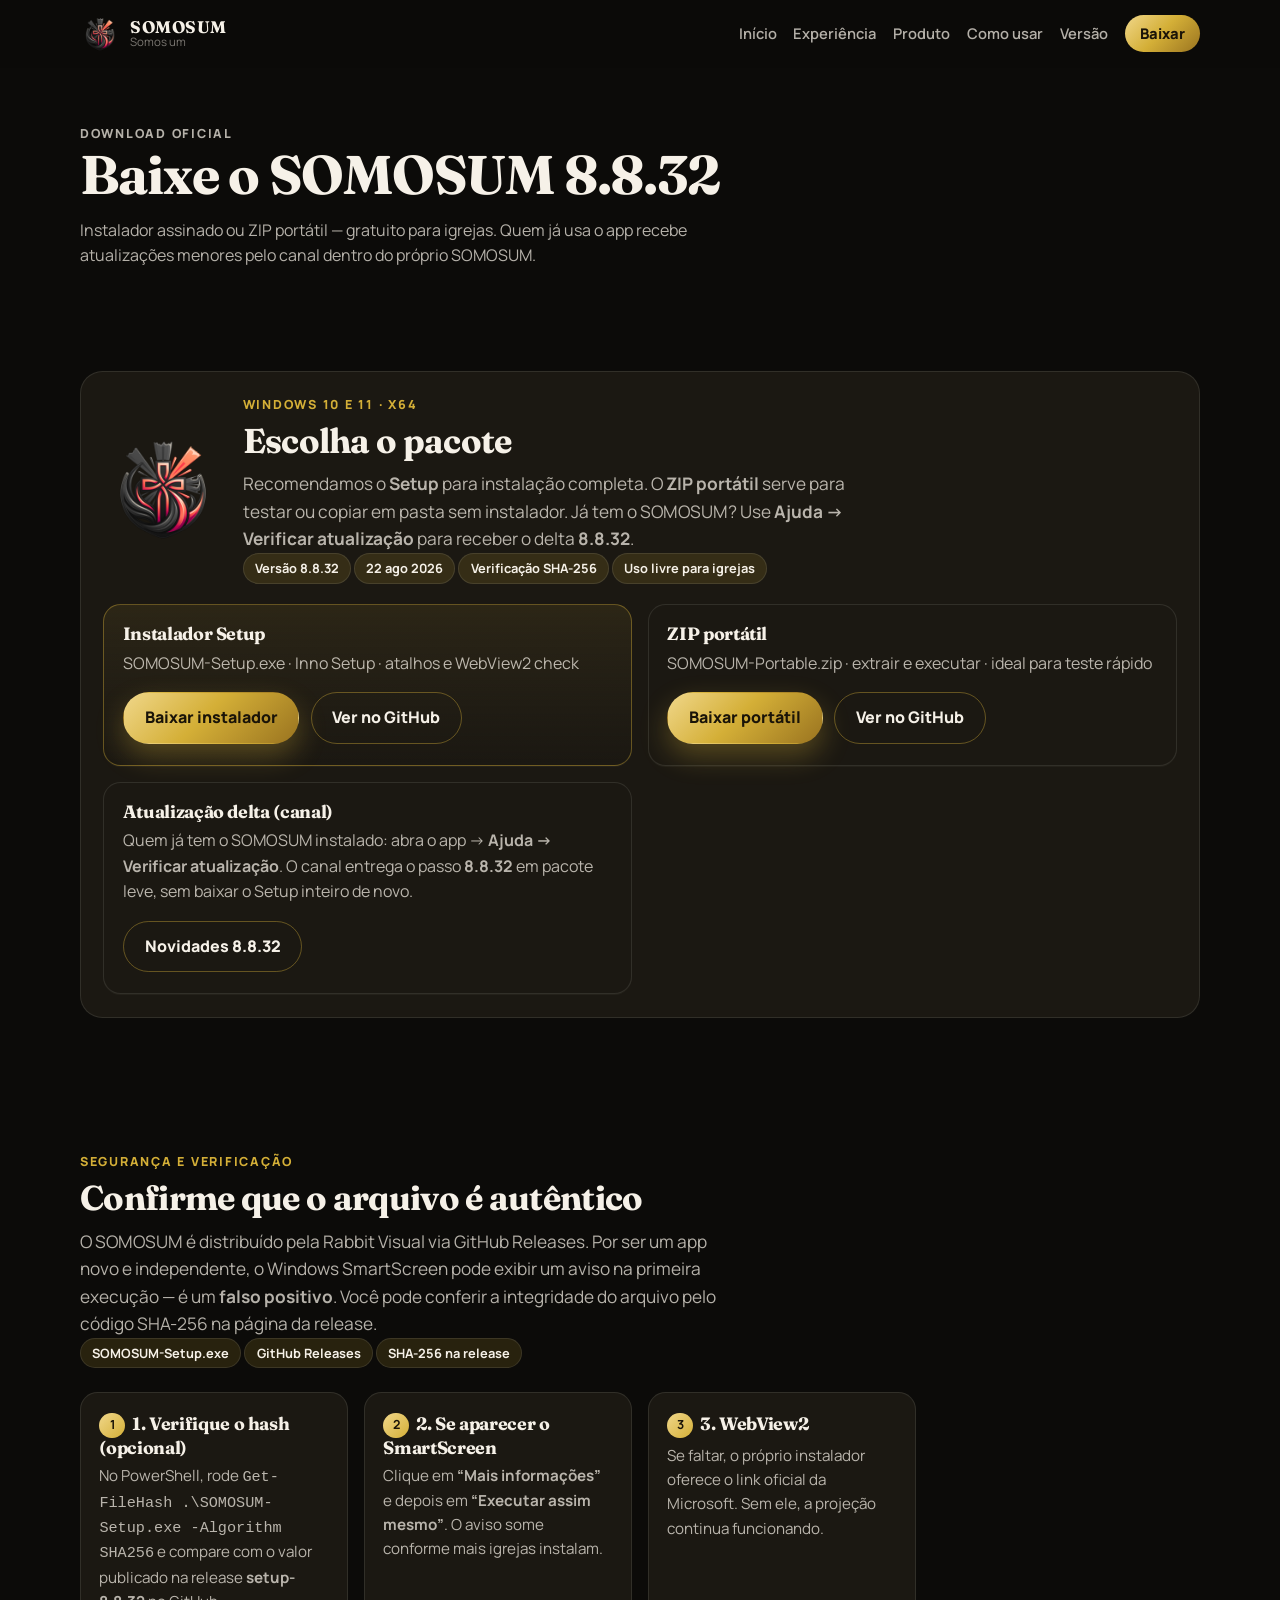
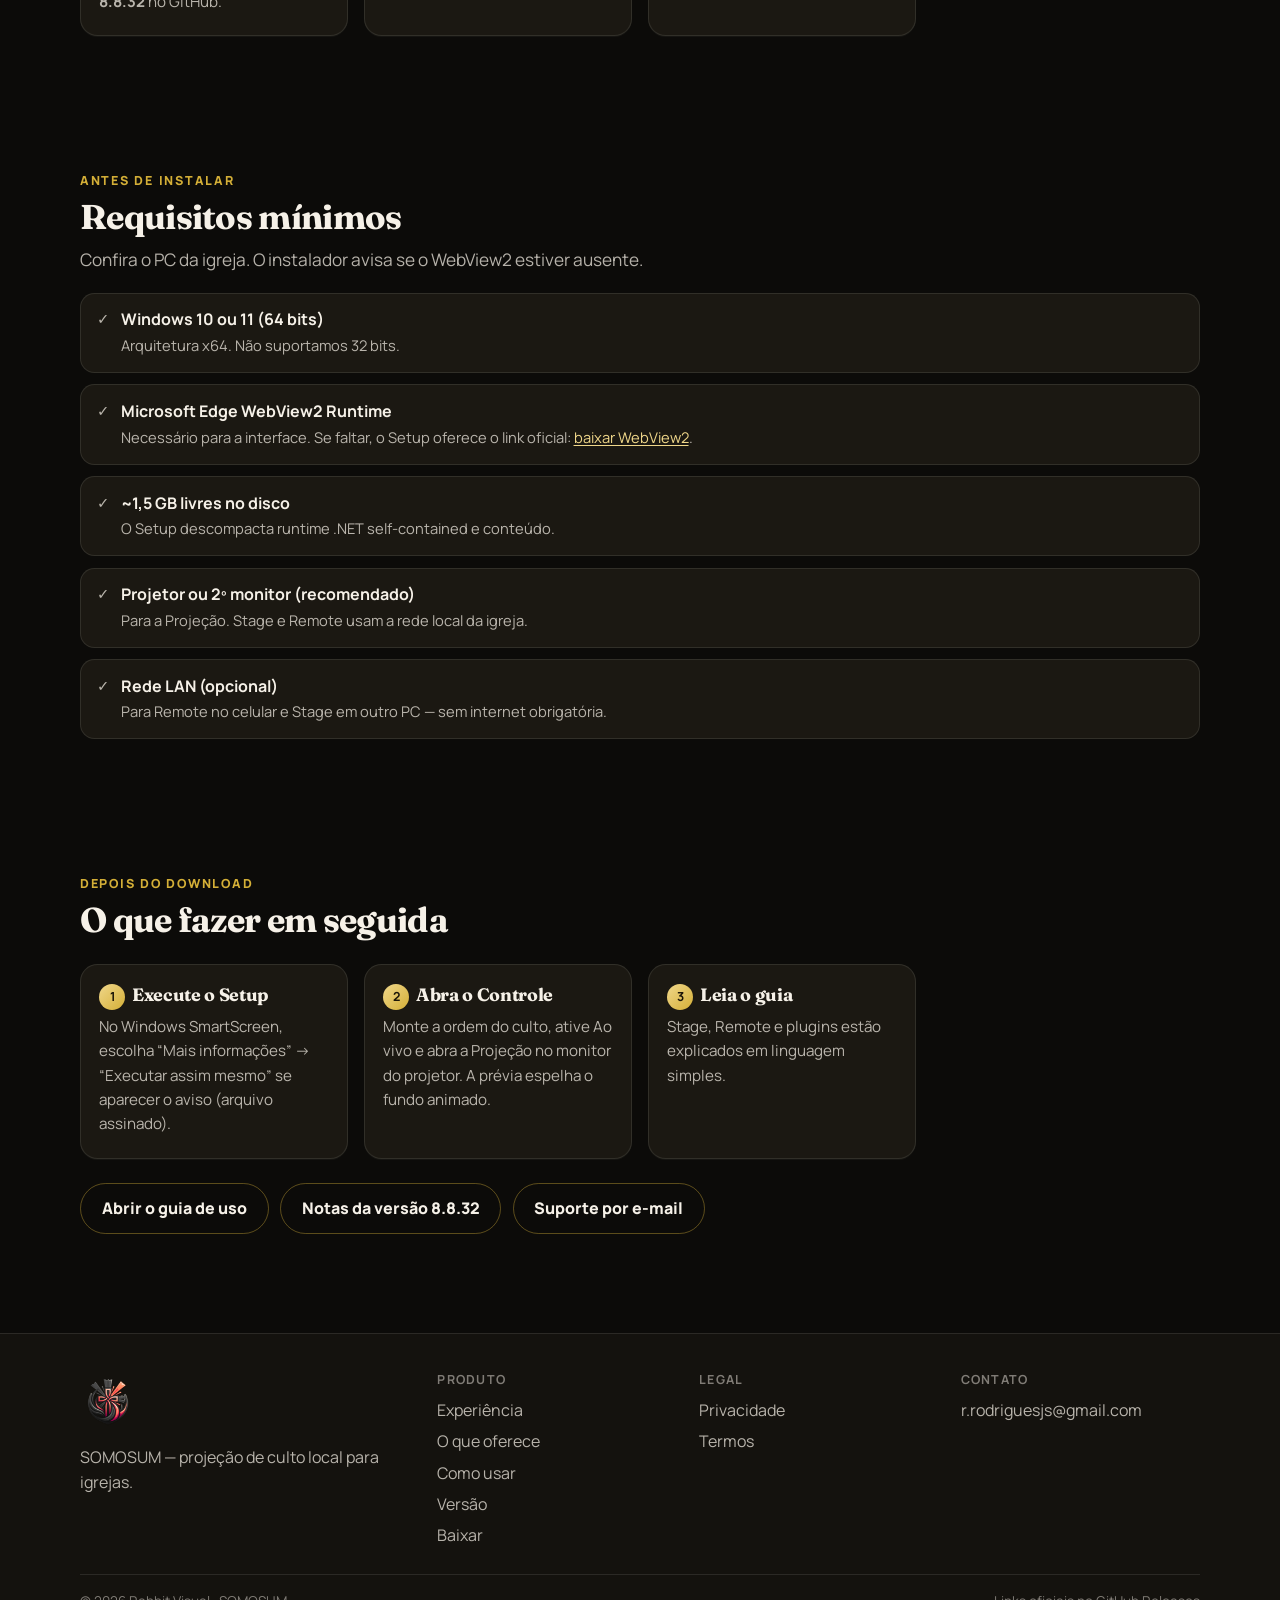
<file: download.html>
<!DOCTYPE html>
<html lang="pt-BR">
<head>
  <meta charset="utf-8">
  <meta name="viewport" content="width=device-width, initial-scale=1">
  <title>Baixar SOMOSUM 8.8.32 — Setup (Windows)</title>
  <meta name="description" content="Baixe o SOMOSUM 8.8.32: instalador Setup para Windows 10/11 64 bits (requer WebView2). Gratuito para igrejas. Prévia espelhada com fundos animados.">
  <meta name="google-site-verification" content="nLejR0vznH-2jq-zF15tfKEdONbFsd5ylkOThsWnRHE">
  <meta name="theme-color" content="#09090b">
  <meta property="og:title" content="Baixar SOMOSUM 8.8.32">
  <meta property="og:description" content="Instalador oficial, ZIP portátil e atualizações delta pelo canal 8.8.32.">
  <meta property="og:image" content="https://rabbitvisual.github.io/somosum-site/assets/SOMOSUM.png">
  <meta property="og:url" content="https://rabbitvisual.github.io/somosum-site/download.html">
  <link rel="canonical" href="https://rabbitvisual.github.io/somosum-site/download.html">
  <link rel="icon" href="assets/favicon-64.png" type="image/png">
  <link rel="icon" href="assets/SOMOSUM.png" type="image/png">
  <link rel="apple-touch-icon" href="assets/apple-touch-icon.png">
  <link rel="preconnect" href="https://fonts.googleapis.com">
  <link rel="preconnect" href="https://fonts.gstatic.com" crossorigin>
  <link href="https://fonts.googleapis.com/css2?family=Fraunces:opsz,wght@9..144,500;9..144,600&family=Manrope:wght@400;500;600;700&display=swap" rel="stylesheet">
  <link rel="stylesheet" href="assets/site.css">
</head>
<body>
  <header class="site-header">
    <div class="wrap">
      <a class="brand" href="index.html">
        <img src="assets/logo-nav.png" width="40" height="40" alt="SOMOSUM">
        <span class="brand-text"><strong>SOMOSUM</strong><small>Somos um</small></span>
      </a>
      <button class="nav-toggle" type="button" aria-label="Abrir menu" aria-expanded="false"><span></span><span></span><span></span></button>
      <nav class="nav" aria-label="Principal">
        <a href="index.html">Início</a>
        <a href="experiencia.html">Experiência</a>
        <a href="produto.html">Produto</a>
        <a href="como-usar.html">Como usar</a>
        <a href="versao.html">Versão</a>
        <a href="download.html" class="nav-cta" aria-current="page">Baixar</a>
      </nav>
    </div>
  </header>

  <main>
    <section class="page-hero">
      <div class="wrap reveal">
        <p class="kicker">Download oficial</p>
        <h1>Baixe o SOMOSUM 8.8.32</h1>
        <p>Instalador assinado ou ZIP portátil — gratuito para igrejas. Quem já usa o app recebe atualizações menores pelo canal dentro do próprio SOMOSUM.</p>
      </div>
    </section>

    <section class="section">
      <div class="wrap">
        <div class="download-panel reveal">
          <div class="download-grid">
            <img class="download-logo" src="assets/logo-hero.png" width="160" height="160" alt="SOMOSUM">
            <div>
              <p class="kicker">Windows 10 e 11 · x64</p>
              <h2>Escolha o pacote</h2>
              <p class="lead">Recomendamos o <strong>Setup</strong> para instalação completa. O <strong>ZIP portátil</strong> serve para testar ou copiar em pasta sem instalador. Já tem o SOMOSUM? Use <strong>Ajuda → Verificar atualização</strong> para receber o delta <strong>8.8.32</strong>.</p>
              <div class="download-meta">
                <span class="chip">Versão 8.8.32</span>
                <span class="chip">22 ago 2026</span>
                <span class="chip">Verificação SHA-256</span>
                <span class="chip">Uso livre para igrejas</span>
              </div>
            </div>
          </div>

          <div class="download-cards">
            <article class="dl-card is-primary">
              <h3>Instalador Setup</h3>
              <p class="meta">SOMOSUM-Setup.exe · Inno Setup · atalhos e WebView2 check</p>
              <div class="cta-row">
                <a class="btn btn-primary" href="https://github.com/RabbitVisual/somosum-updates/releases/download/setup-8.8.32/SOMOSUM-Setup.exe" rel="noopener">Baixar instalador</a>
                <a class="btn btn-secondary" href="https://github.com/RabbitVisual/somosum-updates/releases/tag/setup-8.8.32" rel="noopener" target="_blank">Ver no GitHub</a>
              </div>
            </article>
            <article class="dl-card">
              <h3>ZIP portátil</h3>
              <p class="meta">SOMOSUM-Portable.zip · extrair e executar · ideal para teste rápido</p>
              <div class="cta-row">
                <a class="btn btn-primary" href="https://github.com/RabbitVisual/somosum-updates/releases/download/setup-8.8.32/SOMOSUM-Portable.zip" rel="noopener">Baixar portátil</a>
                <a class="btn btn-secondary" href="https://github.com/RabbitVisual/somosum-updates/releases/tag/setup-8.8.32" rel="noopener" target="_blank">Ver no GitHub</a>
              </div>
            </article>
            <article class="dl-card">
              <h3>Atualização delta (canal)</h3>
              <p class="meta">Quem já tem o SOMOSUM instalado: abra o app → <strong>Ajuda → Verificar atualização</strong>. O canal entrega o passo <strong>8.8.32</strong> em pacote leve, sem baixar o Setup inteiro de novo.</p>
              <div class="cta-row">
                <a class="btn btn-secondary" href="versao.html">Novidades 8.8.32</a>
              </div>
            </article>
          </div>
        </div>
      </div>
    </section>

    <section class="section" id="verificacao" aria-labelledby="ver-title">
      <div class="wrap">
        <p class="kicker reveal">Segurança e verificação</p>
        <h2 id="ver-title" class="reveal">Confirme que o arquivo é autêntico</h2>
        <p class="lead reveal">O SOMOSUM é distribuído pela Rabbit Visual via GitHub Releases. Por ser um app novo e independente, o Windows SmartScreen pode exibir um aviso na primeira execução — é um <strong>falso positivo</strong>. Você pode conferir a integridade do arquivo pelo código SHA-256 na página da release.</p>
        <div class="download-meta reveal" style="margin-bottom:1.25rem">
          <span class="chip">SOMOSUM-Setup.exe</span>
          <span class="chip">GitHub Releases</span>
          <span class="chip">SHA-256 na release</span>
        </div>
        <div class="steps reveal" style="margin-top:1.5rem">
          <article class="step">
            <h3>1. Verifique o hash (opcional)</h3>
            <p>No PowerShell, rode <code>Get-FileHash .\SOMOSUM-Setup.exe -Algorithm SHA256</code> e compare com o valor publicado na release <strong>setup-8.8.32</strong> no GitHub.</p>
          </article>
          <article class="step">
            <h3>2. Se aparecer o SmartScreen</h3>
            <p>Clique em <strong>“Mais informações”</strong> e depois em <strong>“Executar assim mesmo”</strong>. O aviso some conforme mais igrejas instalam.</p>
          </article>
          <article class="step">
            <h3>3. WebView2</h3>
            <p>Se faltar, o próprio instalador oferece o link oficial da Microsoft. Sem ele, a projeção continua funcionando.</p>
          </article>
        </div>
      </div>
    </section>

    <section class="section" id="requisitos" aria-labelledby="req-title">
      <div class="wrap">
        <p class="kicker reveal">Antes de instalar</p>
        <h2 id="req-title" class="reveal">Requisitos mínimos</h2>
        <p class="lead reveal">Confira o PC da igreja. O instalador avisa se o WebView2 estiver ausente.</p>
        <ul class="req-list reveal">
          <li>
            <span class="tick" aria-hidden="true">✓</span>
            <div>
              <strong>Windows 10 ou 11 (64 bits)</strong>
              <span>Arquitetura x64. Não suportamos 32 bits.</span>
            </div>
          </li>
          <li>
            <span class="tick" aria-hidden="true">✓</span>
            <div>
              <strong>Microsoft Edge WebView2 Runtime</strong>
              <span>Necessário para a interface. Se faltar, o Setup oferece o link oficial:
                <a href="https://go.microsoft.com/fwlink/p/?LinkId=2124703" rel="noopener" target="_blank">baixar WebView2</a>.</span>
            </div>
          </li>
          <li>
            <span class="tick" aria-hidden="true">✓</span>
            <div>
              <strong>~1,5 GB livres no disco</strong>
              <span>O Setup descompacta runtime .NET self-contained e conteúdo.</span>
            </div>
          </li>
          <li>
            <span class="tick" aria-hidden="true">✓</span>
            <div>
              <strong>Projetor ou 2º monitor (recomendado)</strong>
              <span>Para a Projeção. Stage e Remote usam a rede local da igreja.</span>
            </div>
          </li>
          <li>
            <span class="tick" aria-hidden="true">✓</span>
            <div>
              <strong>Rede LAN (opcional)</strong>
              <span>Para Remote no celular e Stage em outro PC — sem internet obrigatória.</span>
            </div>
          </li>
        </ul>
      </div>
    </section>

    <section class="section">
      <div class="wrap">
        <p class="kicker reveal">Depois do download</p>
        <h2 class="reveal">O que fazer em seguida</h2>
        <div class="steps reveal">
          <article class="step">
            <h3>Execute o Setup</h3>
            <p>No Windows SmartScreen, escolha “Mais informações” → “Executar assim mesmo” se aparecer o aviso (arquivo assinado).</p>
          </article>
          <article class="step">
            <h3>Abra o Controle</h3>
            <p>Monte a ordem do culto, ative Ao vivo e abra a Projeção no monitor do projetor. A prévia espelha o fundo animado.</p>
          </article>
          <article class="step">
            <h3>Leia o guia</h3>
            <p>Stage, Remote e plugins estão explicados em linguagem simples.</p>
          </article>
        </div>
        <div class="cta-row" style="margin-top:1.5rem">
          <a class="btn btn-secondary" href="como-usar.html">Abrir o guia de uso</a>
          <a class="btn btn-secondary" href="versao.html">Notas da versão 8.8.32</a>
          <a class="btn btn-secondary" href="mailto:r.rodriguesjs@gmail.com?subject=SOMOSUM%20download">Suporte por e-mail</a>
        </div>
      </div>
    </section>
  </main>

  <footer class="site-footer">
    <div class="wrap">
      <div class="footer-grid">
        <div class="footer-brand">
          <img src="assets/logo-nav.png" width="56" height="56" alt="SOMOSUM">
          <p>SOMOSUM — projeção de culto local para igrejas.</p>
        </div>
        <div class="footer-col">
          <h3>Produto</h3>
          <a href="experiencia.html">Experiência</a>
          <a href="produto.html">O que oferece</a>
          <a href="como-usar.html">Como usar</a>
          <a href="versao.html">Versão</a>
          <a href="download.html">Baixar</a>
        </div>
        <div class="footer-col">
          <h3>Legal</h3>
          <a href="privacidade.html">Privacidade</a>
          <a href="termos.html">Termos</a>
        </div>
        <div class="footer-col">
          <h3>Contato</h3>
          <a href="mailto:r.rodriguesjs@gmail.com">r.rodriguesjs@gmail.com</a>
        </div>
      </div>
      <div class="footer-bottom">
        <span>© 2026 Rabbit Visual · SOMOSUM</span>
        <span>Links oficiais no GitHub Releases</span>
      </div>
    </div>
  </footer>
  <script src="assets/site.js" defer></script>
</body>
</html>
</file>
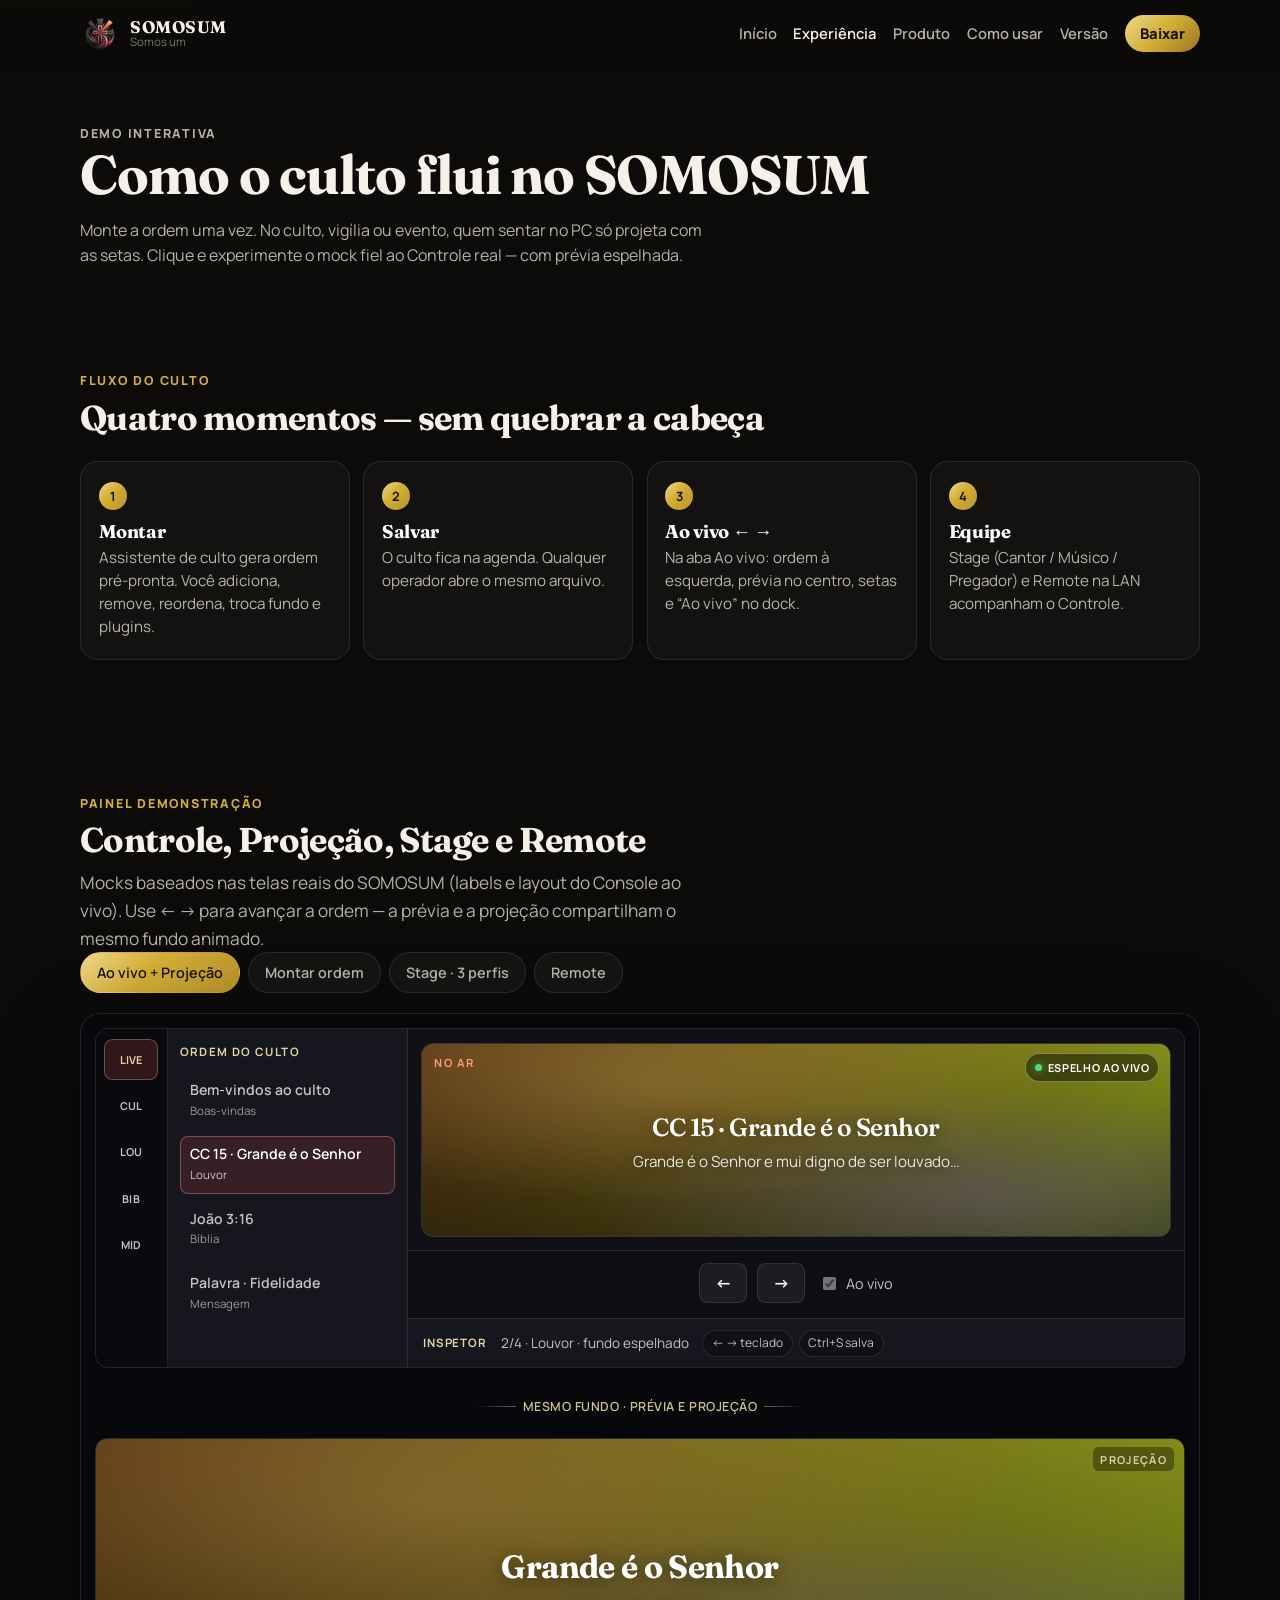
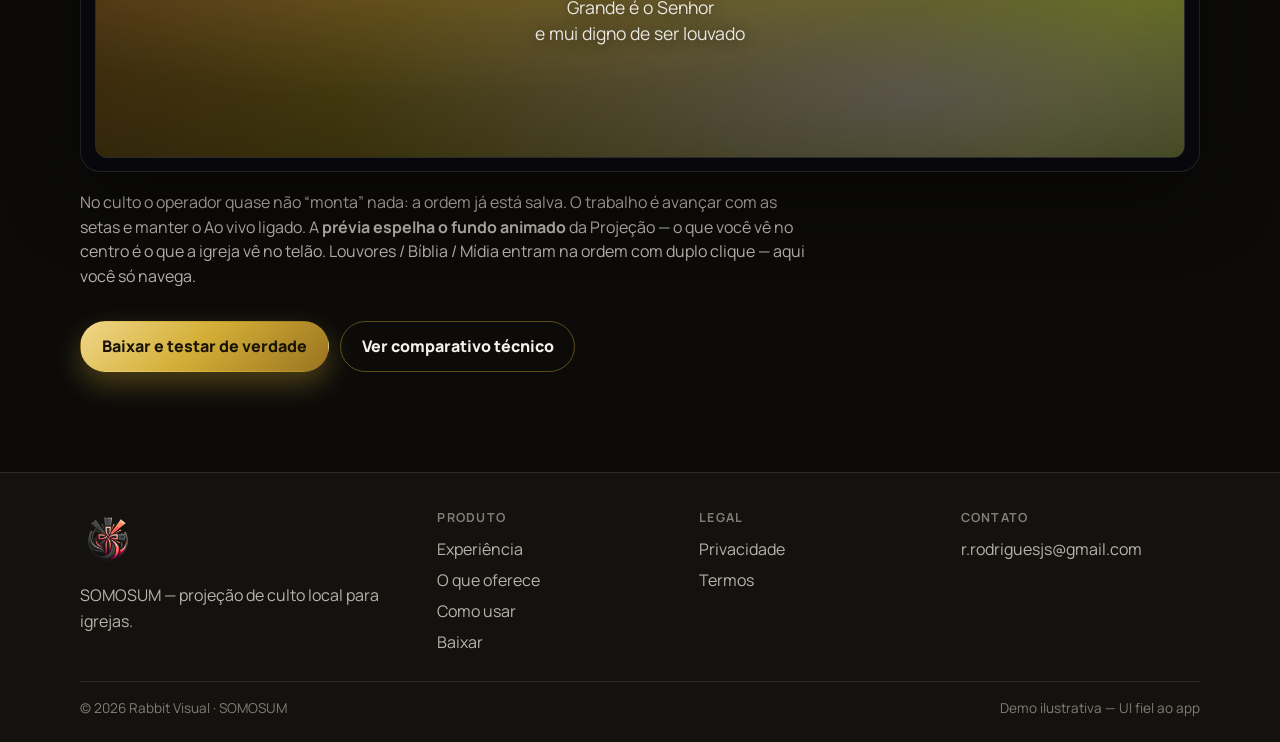
<file: experiencia.html>
<!DOCTYPE html>
<html lang="pt-BR">
<head>
  <meta charset="utf-8">
  <meta name="viewport" content="width=device-width, initial-scale=1">
  <title>Experiência SOMOSUM — veja o Controle, Projeção e Stage</title>
  <meta name="description" content="Tour interativo do SOMOSUM: monte a ordem uma vez, projete com ← → no Ao vivo, Stage Cantor/Músico/Pregador e Remote na LAN.">
  <meta name="google-site-verification" content="nLejR0vznH-2jq-zF15tfKEdONbFsd5ylkOThsWnRHE">
  <meta name="theme-color" content="#09090b">
  <meta property="og:title" content="Experiência SOMOSUM — demo interativa">
  <meta property="og:description" content="Entenda o fluxo real: ordem pré-pronta, setas no Ao vivo, Stage e Remote.">
  <meta property="og:image" content="https://rabbitvisual.github.io/somosum-site/assets/capa-hero.jpg">
  <meta property="og:url" content="https://rabbitvisual.github.io/somosum-site/experiencia.html">
  <link rel="canonical" href="https://rabbitvisual.github.io/somosum-site/experiencia.html">
  <link rel="icon" href="assets/favicon-64.png" type="image/png">
  <link rel="apple-touch-icon" href="assets/apple-touch-icon.png">
  <link rel="preconnect" href="https://fonts.googleapis.com">
  <link rel="preconnect" href="https://fonts.gstatic.com" crossorigin>
  <link href="https://fonts.googleapis.com/css2?family=Fraunces:opsz,wght@9..144,500;9..144,600&family=Manrope:wght@400;500;600;700&display=swap" rel="stylesheet">
  <link rel="stylesheet" href="assets/site.css">
  <link rel="stylesheet" href="assets/demo.css">
</head>
<body>
  <header class="site-header">
    <div class="wrap">
      <a class="brand" href="index.html">
        <img src="assets/logo-nav.png" width="40" height="40" alt="SOMOSUM">
        <span class="brand-text"><strong>SOMOSUM</strong><small>Somos um</small></span>
      </a>
      <button class="nav-toggle" type="button" aria-label="Abrir menu" aria-expanded="false"><span></span><span></span><span></span></button>
      <nav class="nav" aria-label="Principal">
        <a href="index.html">Início</a>
        <a href="experiencia.html" aria-current="page">Experiência</a>
        <a href="produto.html">Produto</a>
        <a href="como-usar.html">Como usar</a>
        <a href="versao.html">Versão</a>
        <a href="download.html" class="nav-cta">Baixar</a>
      </nav>
    </div>
  </header>

  <main>
    <section class="page-hero">
      <div class="wrap reveal">
        <p class="kicker">Demo interativa</p>
        <h1>Como o culto flui no SOMOSUM</h1>
        <p>Monte a ordem uma vez. No culto, vigília ou evento, quem sentar no PC só projeta com as setas. Clique e experimente o mock fiel ao Controle real — com prévia espelhada.</p>
      </div>
    </section>

    <section class="section">
      <div class="wrap">
        <p class="kicker reveal">Fluxo do culto</p>
        <h2 class="reveal">Quatro momentos — sem quebrar a cabeça</h2>
        <div class="flow-ops reveal" style="margin-top:1.5rem">
          <article>
            <h3>Montar</h3>
            <p>Assistente de culto gera ordem pré-pronta. Você adiciona, remove, reordena, troca fundo e plugins.</p>
          </article>
          <article>
            <h3>Salvar</h3>
            <p>O culto fica na agenda. Qualquer operador abre o mesmo arquivo.</p>
          </article>
          <article>
            <h3>Ao vivo ← →</h3>
            <p>Na aba Ao vivo: ordem à esquerda, prévia no centro, setas e “Ao vivo” no dock.</p>
          </article>
          <article>
            <h3>Equipe</h3>
            <p>Stage (Cantor / Músico / Pregador) e Remote na LAN acompanham o Controle.</p>
          </article>
        </div>
      </div>
    </section>

    <section class="section">
      <div class="wrap">
        <p class="kicker reveal">Painel demonstração</p>
        <h2 class="reveal">Controle, Projeção, Stage e Remote</h2>
        <p class="lead reveal">Mocks baseados nas telas reais do SOMOSUM (labels e layout do Console ao vivo). Use ← → para avançar a ordem — a prévia e a projeção compartilham o mesmo fundo animado.</p>

        <div class="demo-tabs reveal" data-demo-tabs>
          <button type="button" class="demo-tab is-active" data-demo-tab="aovivo">Ao vivo + Projeção</button>
          <button type="button" class="demo-tab" data-demo-tab="montar">Montar ordem</button>
          <button type="button" class="demo-tab" data-demo-tab="stage">Stage · 3 perfis</button>
          <button type="button" class="demo-tab" data-demo-tab="remote">Remote</button>
        </div>

        <div class="demo-panel is-active reveal" data-demo-panel="aovivo">
          <div class="demo-shell demo-dual" data-demo-root>
            <div class="demo-control">
              <aside class="demo-side" aria-hidden="true">
                <span class="is-on" title="Ao vivo">LIVE</span>
                <span title="Cultos">CUL</span>
                <span title="Louvores">LOU</span>
                <span title="Bíblia">BIB</span>
                <span title="Mídia">MID</span>
              </aside>
              <div class="demo-order">
                <h4>Ordem do culto</h4>
                <div data-demo-order></div>
              </div>
              <div class="demo-center">
                <div class="demo-preview">
                  <span class="on-air">NO AR</span>
                  <span class="demo-mirror-badge">Espelho ao vivo</span>
                  <h3 data-demo-preview-title></h3>
                  <p data-demo-preview-body></p>
                </div>
                <div class="demo-dock">
                  <button type="button" data-demo-prev title="Anterior (←)">←</button>
                  <button type="button" data-demo-next title="Próximo (→)">→</button>
                  <label><input type="checkbox" checked disabled> Ao vivo</label>
                </div>
                <div class="demo-meta-bar">
                  <strong>Inspetor</strong>
                  <span data-demo-meta></span>
                  <div class="demo-chip-row">
                    <span>← → teclado</span>
                    <span>Ctrl+S salva</span>
                  </div>
                </div>
              </div>
            </div>
            <p class="demo-sync-hint" aria-hidden="true">Mesmo fundo · prévia e projeção</p>
            <div class="demo-screen" aria-label="Projeção">
              <span class="label">Projeção</span>
              <h3 data-demo-screen-title></h3>
              <p data-demo-screen-body></p>
            </div>
          </div>
          <p class="demo-caption">No culto o operador quase não “monta” nada: a ordem já está salva. O trabalho é avançar com as setas e manter o Ao vivo ligado. A <strong>prévia espelha o fundo animado</strong> da Projeção — o que você vê no centro é o que a igreja vê no telão. Louvores / Bíblia / Mídia entram na ordem com duplo clique — aqui você só navega.</p>
        </div>

        <div class="demo-panel reveal" data-demo-panel="montar">
          <div class="demo-shell" style="padding:1.25rem 1.35rem">
            <p class="kicker" style="margin:0 0 .5rem">Cultos · assistente</p>
            <h3 style="margin:0 0 .75rem;font-family:Fraunces,Georgia,serif;font-size:1.35rem">Ordem pré-estabelecida</h3>
            <p style="color:rgba(246,244,241,.7);margin:0 0 1rem;max-width:36rem">O assistente monta blocos típicos (boas-vindas, louvor, Bíblia, mensagem…). Depois você:</p>
            <ul class="feature-grid" style="margin:0">
              <li class="feature-card"><h3>Adiciona / remove</h3><p>Itens na ordem do culto com um clique.</p></li>
              <li class="feature-card"><h3>Reordena</h3><p>Arrasta o ritmo do culto sem refazer tudo.</p></li>
              <li class="feature-card"><h3>Troca fundo</h3><p>Mídia da biblioteca — vídeos e imagens fáceis de instalar.</p></li>
              <li class="feature-card"><h3>Plugins &amp; hinários</h3><p>Loja: PIX, avisos, pedidos; packs CC/HC conforme a igreja.</p></li>
            </ul>
          </div>
          <p class="demo-caption">Louvores: busca letra e cifra. Mídia: fundos para o clima. Loja: só o que a igreja precisa — sem inchação.</p>
        </div>

        <div class="demo-panel reveal" data-demo-panel="stage">
          <div class="demo-shell">
            <div class="demo-stage-bar">
              <strong>Púlpito · STAGE</strong>
              <button type="button" class="is-active" data-stage-layout="singer">Cantor</button>
              <button type="button" data-stage-layout="musician">Músico</button>
              <button type="button" data-stage-layout="preacher">Pregador</button>
            </div>
            <div class="demo-stage-body" data-demo-stage-body data-layout="singer">
              <div class="lyrics-line" data-demo-lyrics style="white-space:pre-line"></div>
              <div class="chord" data-demo-chord hidden></div>
              <div class="tele" data-demo-tele hidden></div>
            </div>
          </div>
          <p class="demo-caption"><strong>Cantor</strong> foca a letra · <strong>Músico</strong> traz cifra/contexto · <strong>Pregador</strong> usa teleponto da mensagem. Não é a mesma tela para todo mundo.</p>
        </div>

        <div class="demo-panel reveal" data-demo-panel="remote">
          <div class="demo-shell demo-remote">
            <div class="demo-remote-status">Remote · LAN · <span data-demo-remote-now></span></div>
            <div class="demo-remote-grid">
              <button type="button" data-demo-prev>← Anterior</button>
              <button type="button" class="primary" data-demo-next>Próximo →</button>
              <button type="button" class="warn" data-demo-blank>Tela preta</button>
            </div>
          </div>
          <p class="demo-caption">No celular, na rede da igreja: avançar, blank e atalhos — sem sentar no PC do Controle.</p>
        </div>

        <div class="cta-row" style="margin-top:2rem">
          <a class="btn btn-primary" href="download.html">Baixar e testar de verdade</a>
          <a class="btn btn-secondary" href="index.html#comparativo">Ver comparativo técnico</a>
        </div>
      </div>
    </section>
  </main>

  <footer class="site-footer">
    <div class="wrap">
      <div class="footer-grid">
        <div class="footer-brand">
          <img src="assets/logo-nav.png" width="56" height="56" alt="SOMOSUM">
          <p>SOMOSUM — projeção de culto local para igrejas.</p>
        </div>
        <div class="footer-col">
          <h3>Produto</h3>
          <a href="experiencia.html">Experiência</a>
          <a href="produto.html">O que oferece</a>
          <a href="como-usar.html">Como usar</a>
          <a href="download.html">Baixar</a>
        </div>
        <div class="footer-col">
          <h3>Legal</h3>
          <a href="privacidade.html">Privacidade</a>
          <a href="termos.html">Termos</a>
        </div>
        <div class="footer-col">
          <h3>Contato</h3>
          <a href="mailto:r.rodriguesjs@gmail.com">r.rodriguesjs@gmail.com</a>
        </div>
      </div>
      <div class="footer-bottom">
        <span>© 2026 Rabbit Visual · SOMOSUM</span>
        <span>Demo ilustrativa — UI fiel ao app</span>
      </div>
    </div>
  </footer>
  <script src="assets/site.js" defer></script>
  <script src="assets/demo.js" defer></script>
  <script>
    document.addEventListener("DOMContentLoaded", () => {
      const body = document.querySelector("[data-demo-stage-body]");
      const chord = document.querySelector("[data-demo-chord]");
      const tele = document.querySelector("[data-demo-tele]");
      const lyrics = document.querySelector("[data-demo-lyrics]");
      document.querySelectorAll("[data-stage-layout]").forEach((btn) => {
        btn.addEventListener("click", () => {
          const layout = btn.dataset.stageLayout;
          if (!body) return;
          if (lyrics) lyrics.hidden = layout === "preacher";
          if (chord) chord.hidden = layout !== "musician";
          if (tele) tele.hidden = layout !== "preacher";
        });
      });
    });
  </script>
</body>
</html>
</file>
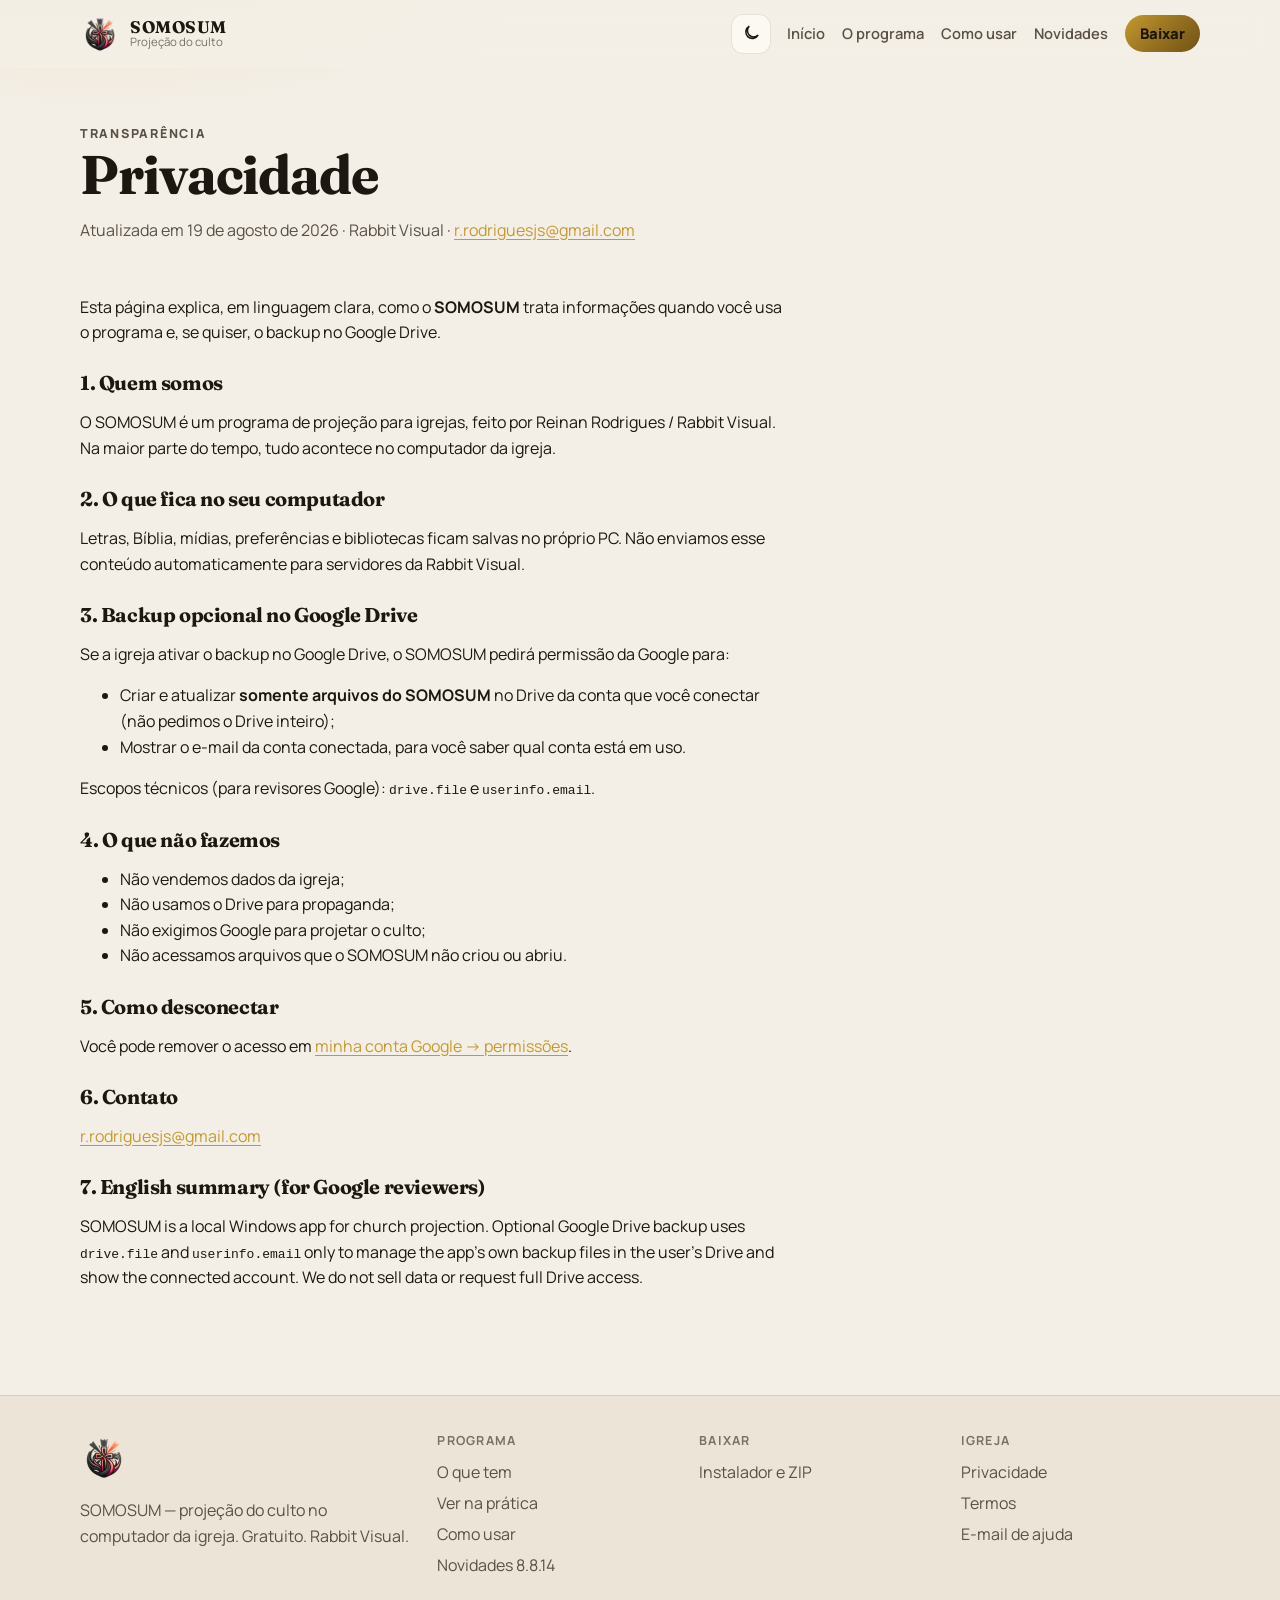
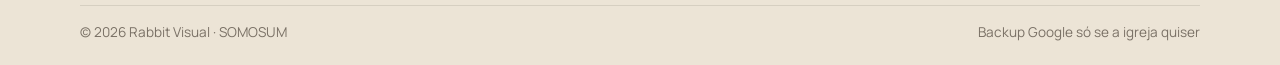
<file: privacidade.html>
<!DOCTYPE html>
<html lang="pt-BR">
<head>
  <meta charset="utf-8">
  <meta name="viewport" content="width=device-width, initial-scale=1">
  <title>Privacidade — SOMOSUM</title>
  <meta name="description" content="Como o SOMOSUM trata os dados da igreja e o backup opcional no Google Drive.">
  <meta name="google-site-verification" content="nLejR0vznH-2jq-zF15tfKEdONbFsd5ylkOThsWnRHE">
  <meta name="theme-color" content="#0c0b09">
  <link rel="canonical" href="https://rabbitvisual.github.io/somosum-site/privacidade.html">
  <link rel="icon" href="assets/favicon-64.png" type="image/png">
  <link rel="apple-touch-icon" href="assets/apple-touch-icon.png">
  <link rel="preconnect" href="https://fonts.googleapis.com">
  <link rel="preconnect" href="https://fonts.gstatic.com" crossorigin>
  <link href="https://fonts.googleapis.com/css2?family=Fraunces:opsz,wght@9..144,500;9..144,600&family=Manrope:wght@400;500;600;700;800&display=swap" rel="stylesheet">
  <link rel="stylesheet" href="assets/site.css?v=2">
  <script>
    (function () {
      try {
        var t = localStorage.getItem("somosum-theme");
        if (t !== "light" && t !== "dark") {
          t = matchMedia("(prefers-color-scheme: light)").matches ? "light" : "dark";
        }
        document.documentElement.setAttribute("data-theme", t);
      } catch (e) {
        document.documentElement.setAttribute("data-theme", "dark");
      }
    })();
  </script>
</head>
<body>
  <a class="skip" href="#conteudo">Pular para o conteúdo</a>
  <header class="site-header">
    <div class="wrap">
      <a class="brand" href="index.html">
        <img src="assets/logo-nav.png" width="40" height="40" alt="SOMOSUM">
        <span class="brand-text"><strong>SOMOSUM</strong><small>Projeção do culto</small></span>
      </a>
      <div class="header-actions">
        <button class="icon-btn" type="button" data-theme-toggle>
          <svg class="icon-sun" viewBox="0 0 24 24" fill="none" stroke="currentColor" stroke-width="2" aria-hidden="true"><circle cx="12" cy="12" r="4"/><path d="M12 2v2M12 20v2M4.9 4.9l1.4 1.4M17.7 17.7l1.4 1.4M2 12h2M20 12h2M4.9 19.1l1.4-1.4M17.7 6.3l1.4-1.4"/></svg>
          <svg class="icon-moon" viewBox="0 0 24 24" fill="none" stroke="currentColor" stroke-width="2" aria-hidden="true"><path d="M21 14.5A8.5 8.5 0 1 1 9.5 3 7 7 0 0 0 21 14.5z"/></svg>
        </button>
        <button class="nav-toggle" type="button" aria-label="Abrir menu" aria-expanded="false"><span></span><span></span><span></span></button>
        <nav class="nav" aria-label="Principal">
          <a href="index.html">Início</a>
          <a href="produto.html">O programa</a>
          <a href="como-usar.html">Como usar</a>
          <a href="versao.html">Novidades</a>
          <a href="download.html" class="nav-cta">Baixar</a>
        </nav>
      </div>
    </div>
  </header>

  <main id="conteudo">
    <section class="page-hero">
      <div class="wrap reveal">
        <p class="kicker">Transparência</p>
        <h1>Privacidade</h1>
        <p>Atualizada em 19 de agosto de 2026 · Rabbit Visual · <a href="mailto:r.rodriguesjs@gmail.com">r.rodriguesjs@gmail.com</a></p>
      </div>
    </section>

    <section class="wrap legal">
      <article class="reveal">
        <p>Esta página explica, em linguagem clara, como o <strong>SOMOSUM</strong> trata informações quando você usa o programa e, se quiser, o backup no Google Drive.</p>

        <h2>1. Quem somos</h2>
        <p>O SOMOSUM é um programa de projeção para igrejas, feito por Reinan Rodrigues / Rabbit Visual. Na maior parte do tempo, tudo acontece no computador da igreja.</p>

        <h2>2. O que fica no seu computador</h2>
        <p>Letras, Bíblia, mídias, preferências e bibliotecas ficam salvas no próprio PC. Não enviamos esse conteúdo automaticamente para servidores da Rabbit Visual.</p>

        <h2>3. Backup opcional no Google Drive</h2>
        <p>Se a igreja ativar o backup no Google Drive, o SOMOSUM pedirá permissão da Google para:</p>
        <ul>
          <li>Criar e atualizar <strong>somente arquivos do SOMOSUM</strong> no Drive da conta que você conectar (não pedimos o Drive inteiro);</li>
          <li>Mostrar o e-mail da conta conectada, para você saber qual conta está em uso.</li>
        </ul>
        <p>Escopos técnicos (para revisores Google): <code>drive.file</code> e <code>userinfo.email</code>.</p>

        <h2>4. O que não fazemos</h2>
        <ul>
          <li>Não vendemos dados da igreja;</li>
          <li>Não usamos o Drive para propaganda;</li>
          <li>Não exigimos Google para projetar o culto;</li>
          <li>Não acessamos arquivos que o SOMOSUM não criou ou abriu.</li>
        </ul>

        <h2>5. Como desconectar</h2>
        <p>Você pode remover o acesso em <a href="https://myaccount.google.com/permissions" rel="noopener" target="_blank">minha conta Google → permissões</a>.</p>

        <h2>6. Contato</h2>
        <p><a href="mailto:r.rodriguesjs@gmail.com">r.rodriguesjs@gmail.com</a></p>

        <h2>7. English summary (for Google reviewers)</h2>
        <p>SOMOSUM is a local Windows app for church projection. Optional Google Drive backup uses <code>drive.file</code> and <code>userinfo.email</code> only to manage the app’s own backup files in the user’s Drive and show the connected account. We do not sell data or request full Drive access.</p>
      </article>
    </section>
  </main>

  <footer class="site-footer">
    <div class="wrap">
      <div class="footer-grid">
        <div class="footer-brand">
          <img src="assets/logo-nav.png" width="48" height="48" alt="">
          <p>SOMOSUM — projeção do culto no computador da igreja. Gratuito. Rabbit Visual.</p>
        </div>
        <div class="footer-col">
          <h3>Programa</h3>
          <a href="produto.html">O que tem</a>
          <a href="experiencia.html">Ver na prática</a>
          <a href="como-usar.html">Como usar</a>
          <a href="versao.html">Novidades 8.8.14</a>
        </div>
        <div class="footer-col">
          <h3>Baixar</h3>
          <a href="download.html">Instalador e ZIP</a>
        </div>
        <div class="footer-col">
          <h3>Igreja</h3>
          <a href="privacidade.html">Privacidade</a>
          <a href="termos.html">Termos</a>
          <a href="mailto:r.rodriguesjs@gmail.com">E-mail de ajuda</a>
        </div>
      </div>
      <div class="footer-bottom">
        <span>© 2026 Rabbit Visual · SOMOSUM</span>
        <span>Backup Google só se a igreja quiser</span>
      </div>
    </div>
  </footer>
  <script src="assets/site.js?v=2" defer></script>
</body>
</html>
</file>
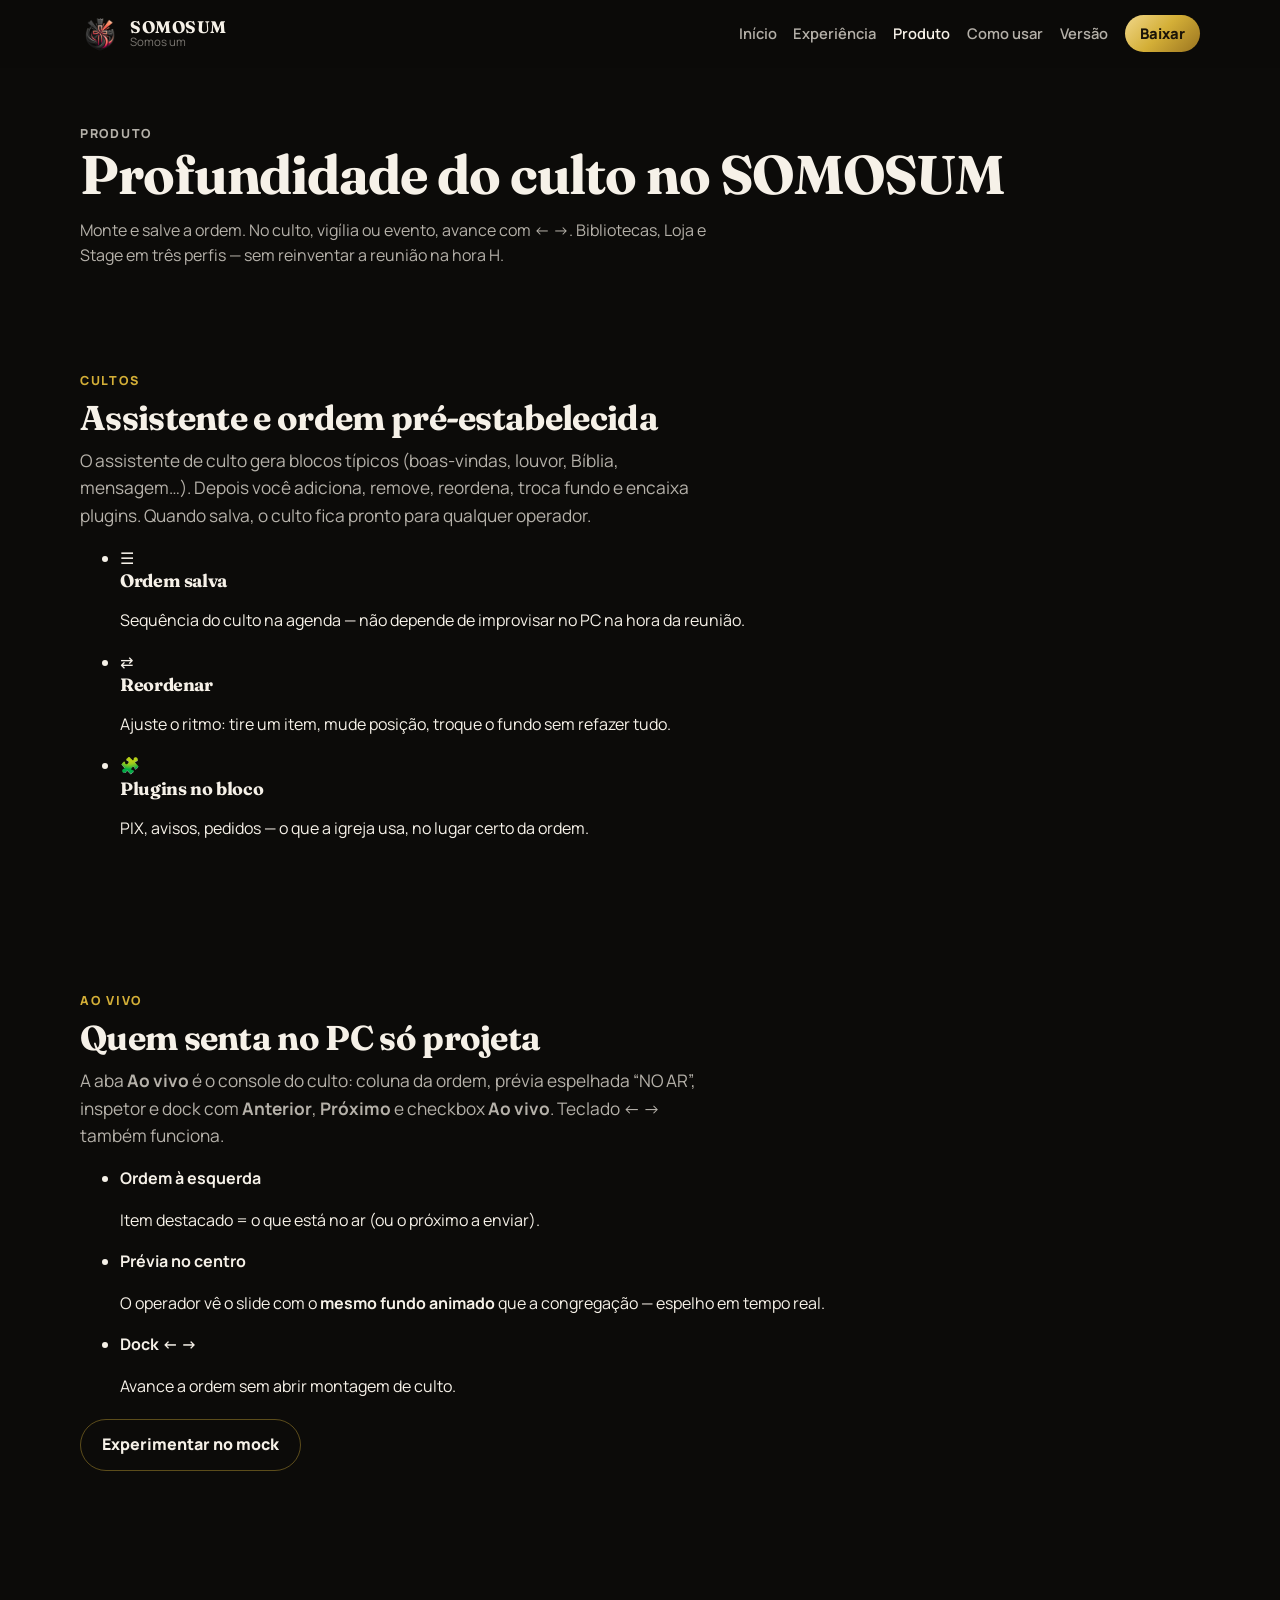
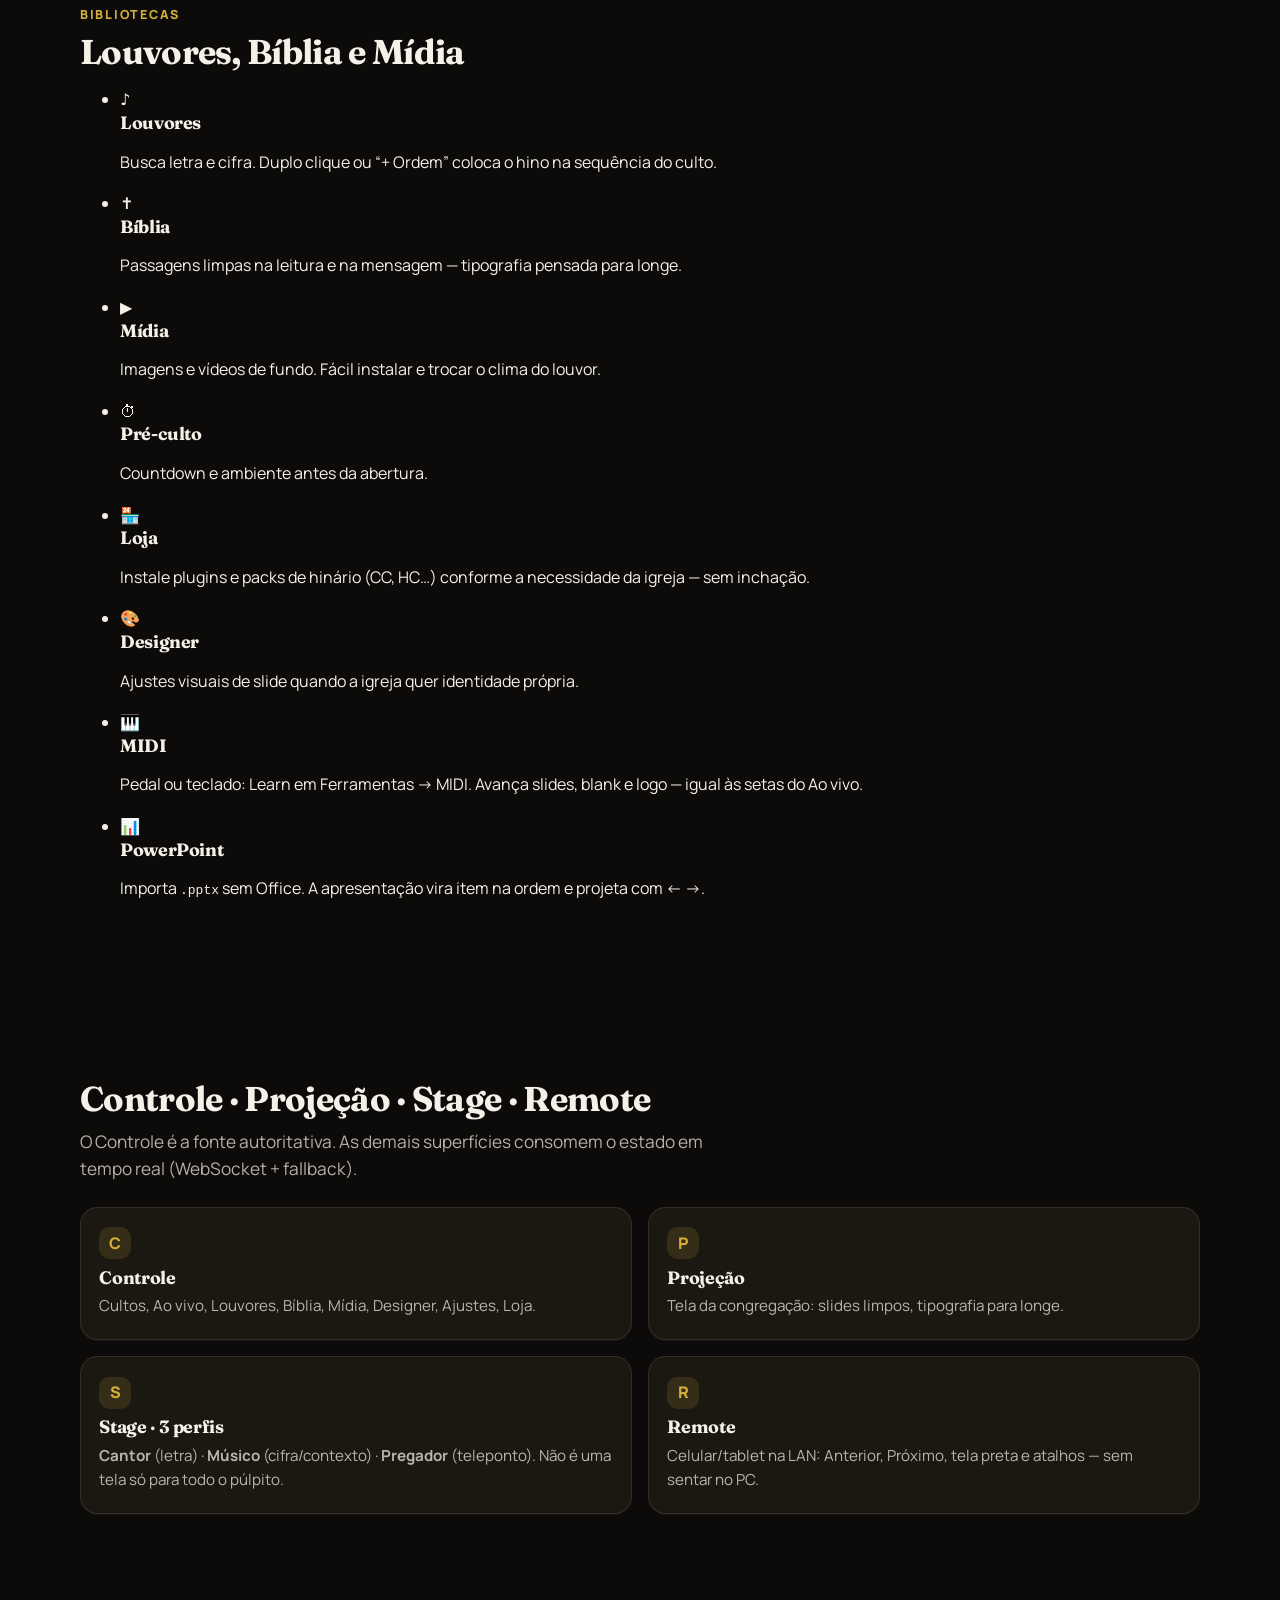
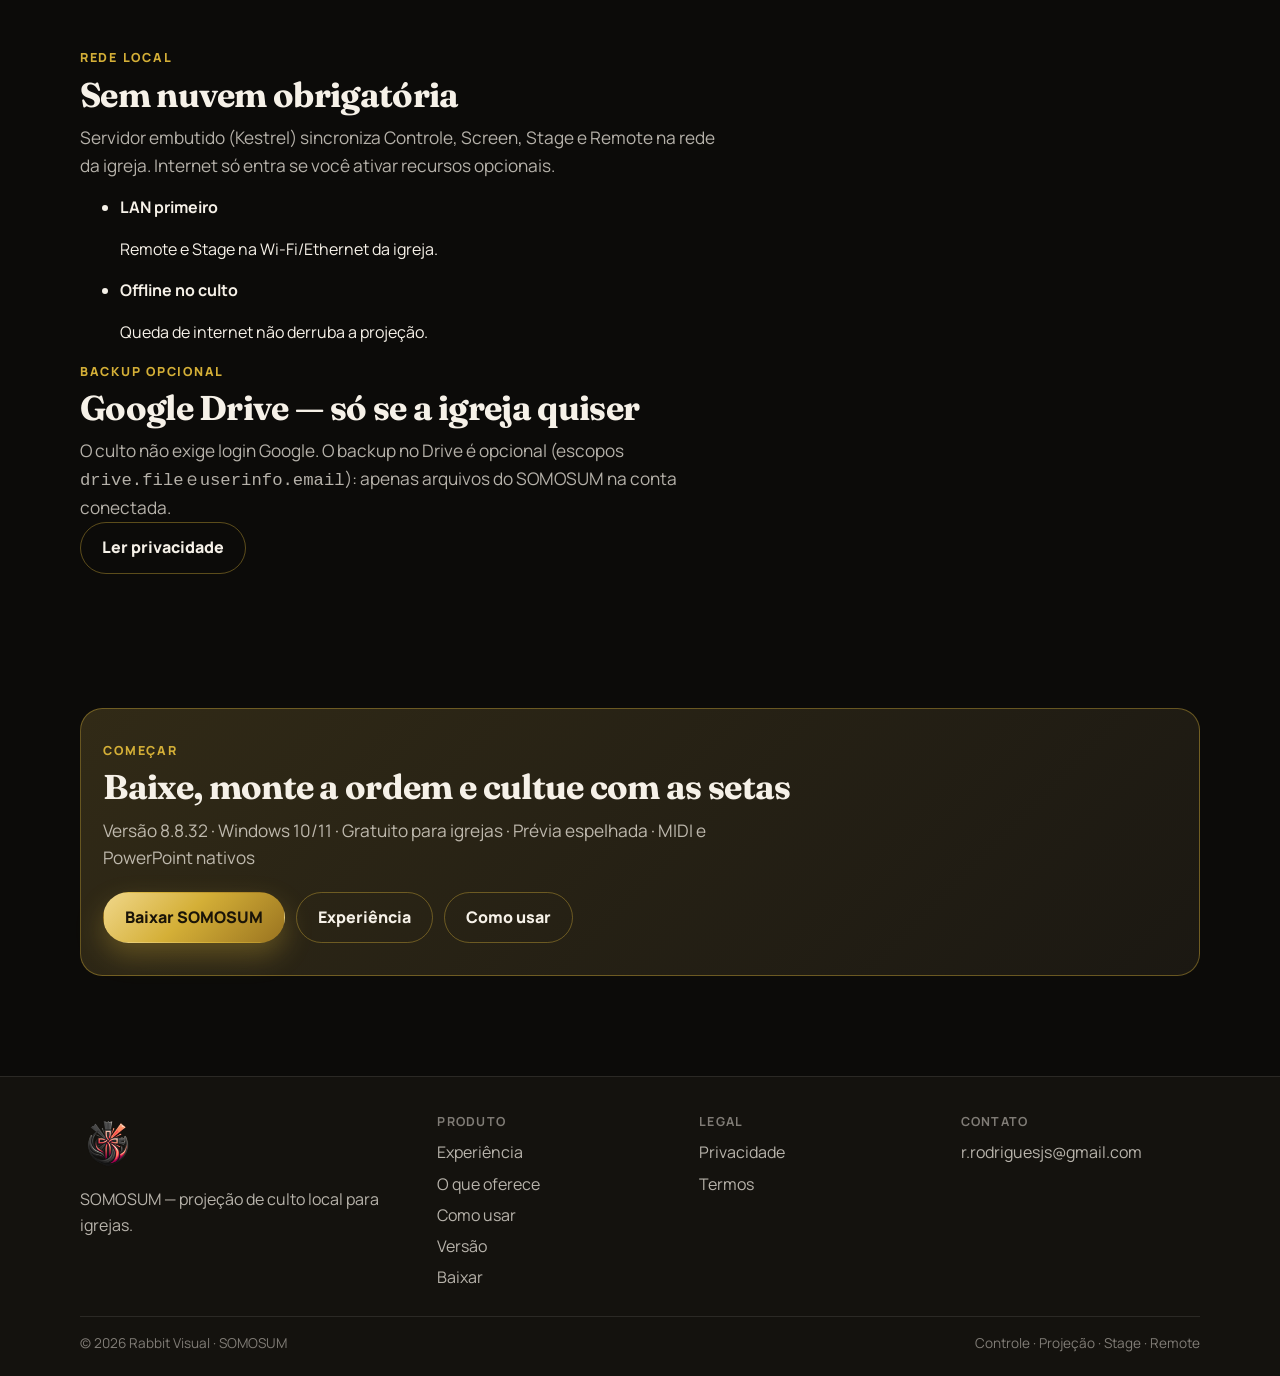
<file: produto.html>
<!DOCTYPE html>
<html lang="pt-BR">
<head>
  <meta charset="utf-8">
  <meta name="viewport" content="width=device-width, initial-scale=1">
  <title>O que o SOMOSUM oferece — Cultos, Ao vivo, Louvores, Stage</title>
  <meta name="description" content="SOMOSUM em profundidade: assistente de culto, Ao vivo com setas, Louvores/Bíblia/Mídia, Loja, Stage Cantor/Músico/Pregador e Remote.">
  <meta name="google-site-verification" content="nLejR0vznH-2jq-zF15tfKEdONbFsd5ylkOThsWnRHE">
  <meta name="theme-color" content="#09090b">
  <meta property="og:title" content="O que o SOMOSUM oferece">
  <meta property="og:description" content="Ordem pré-pronta, setas no Ao vivo, bibliotecas, Loja e Stage em 3 perfis.">
  <meta property="og:image" content="https://rabbitvisual.github.io/somosum-site/assets/capa-hero.jpg">
  <meta property="og:url" content="https://rabbitvisual.github.io/somosum-site/produto.html">
  <link rel="canonical" href="https://rabbitvisual.github.io/somosum-site/produto.html">
  <link rel="icon" href="assets/favicon-64.png" type="image/png">
  <link rel="apple-touch-icon" href="assets/apple-touch-icon.png">
  <link rel="preconnect" href="https://fonts.googleapis.com">
  <link rel="preconnect" href="https://fonts.gstatic.com" crossorigin>
  <link href="https://fonts.googleapis.com/css2?family=Fraunces:opsz,wght@9..144,500;9..144,600&family=Manrope:wght@400;500;600;700&display=swap" rel="stylesheet">
  <link rel="stylesheet" href="assets/site.css">
</head>
<body>
  <header class="site-header">
    <div class="wrap">
      <a class="brand" href="index.html">
        <img src="assets/logo-nav.png" width="40" height="40" alt="SOMOSUM">
        <span class="brand-text"><strong>SOMOSUM</strong><small>Somos um</small></span>
      </a>
      <button class="nav-toggle" type="button" aria-label="Abrir menu" aria-expanded="false"><span></span><span></span><span></span></button>
      <nav class="nav" aria-label="Principal">
        <a href="index.html">Início</a>
        <a href="experiencia.html">Experiência</a>
        <a href="produto.html" aria-current="page">Produto</a>
        <a href="como-usar.html">Como usar</a>
        <a href="versao.html">Versão</a>
        <a href="download.html" class="nav-cta">Baixar</a>
      </nav>
    </div>
  </header>

  <main>
    <section class="page-hero">
      <div class="wrap reveal">
        <p class="kicker">Produto</p>
        <h1>Profundidade do culto no SOMOSUM</h1>
        <p>Monte e salve a ordem. No culto, vigília ou evento, avance com ← →. Bibliotecas, Loja e Stage em três perfis — sem reinventar a reunião na hora H.</p>
      </div>
    </section>

    <section class="section">
      <div class="wrap">
        <p class="kicker reveal">Cultos</p>
        <h2 class="reveal">Assistente e ordem pré-estabelecida</h2>
        <p class="lead reveal">O assistente de culto gera blocos típicos (boas-vindas, louvor, Bíblia, mensagem…). Depois você adiciona, remove, reordena, troca fundo e encaixa plugins. Quando salva, o culto fica pronto para qualquer operador.</p>
        <ul class="feature-grid">
          <li class="feature-card reveal">
            <span class="ico" aria-hidden="true">☰</span>
            <h3>Ordem salva</h3>
            <p>Sequência do culto na agenda — não depende de improvisar no PC na hora da reunião.</p>
          </li>
          <li class="feature-card reveal">
            <span class="ico" aria-hidden="true">⇄</span>
            <h3>Reordenar</h3>
            <p>Ajuste o ritmo: tire um item, mude posição, troque o fundo sem refazer tudo.</p>
          </li>
          <li class="feature-card reveal">
            <span class="ico" aria-hidden="true">🧩</span>
            <h3>Plugins no bloco</h3>
            <p>PIX, avisos, pedidos — o que a igreja usa, no lugar certo da ordem.</p>
          </li>
        </ul>
      </div>
    </section>

    <section class="section">
      <div class="wrap">
        <p class="kicker reveal">Ao vivo</p>
        <h2 class="reveal">Quem senta no PC só projeta</h2>
        <p class="lead reveal">A aba <strong>Ao vivo</strong> é o console do culto: coluna da ordem, prévia espelhada “NO AR”, inspetor e dock com <strong>Anterior</strong>, <strong>Próximo</strong> e checkbox <strong>Ao vivo</strong>. Teclado ← → também funciona.</p>
        <ul class="offer-grid">
          <li class="reveal"><strong>Ordem à esquerda</strong><p>Item destacado = o que está no ar (ou o próximo a enviar).</p></li>
          <li class="reveal"><strong>Prévia no centro</strong><p>O operador vê o slide com o <strong>mesmo fundo animado</strong> que a congregação — espelho em tempo real.</p></li>
          <li class="reveal"><strong>Dock ← →</strong><p>Avance a ordem sem abrir montagem de culto.</p></li>
        </ul>
        <div class="cta-row" style="margin-top:1.25rem">
          <a class="btn btn-secondary" href="experiencia.html">Experimentar no mock</a>
        </div>
      </div>
    </section>

    <section class="section">
      <div class="wrap">
        <p class="kicker reveal">Bibliotecas</p>
        <h2 class="reveal">Louvores, Bíblia e Mídia</h2>
        <ul class="feature-grid">
          <li class="feature-card reveal">
            <span class="ico" aria-hidden="true">♪</span>
            <h3>Louvores</h3>
            <p>Busca letra e cifra. Duplo clique ou “+ Ordem” coloca o hino na sequência do culto.</p>
          </li>
          <li class="feature-card reveal">
            <span class="ico" aria-hidden="true">✝</span>
            <h3>Bíblia</h3>
            <p>Passagens limpas na leitura e na mensagem — tipografia pensada para longe.</p>
          </li>
          <li class="feature-card reveal">
            <span class="ico" aria-hidden="true">▶</span>
            <h3>Mídia</h3>
            <p>Imagens e vídeos de fundo. Fácil instalar e trocar o clima do louvor.</p>
          </li>
          <li class="feature-card reveal">
            <span class="ico" aria-hidden="true">⏱</span>
            <h3>Pré-culto</h3>
            <p>Countdown e ambiente antes da abertura.</p>
          </li>
          <li class="feature-card reveal">
            <span class="ico" aria-hidden="true">🏪</span>
            <h3>Loja</h3>
            <p>Instale plugins e packs de hinário (CC, HC…) conforme a necessidade da igreja — sem inchação.</p>
          </li>
          <li class="feature-card reveal">
            <span class="ico" aria-hidden="true">🎨</span>
            <h3>Designer</h3>
            <p>Ajustes visuais de slide quando a igreja quer identidade própria.</p>
          </li>
          <li class="feature-card reveal">
            <span class="ico" aria-hidden="true">🎹</span>
            <h3>MIDI</h3>
            <p>Pedal ou teclado: Learn em Ferramentas → MIDI. Avança slides, blank e logo — igual às setas do Ao vivo.</p>
          </li>
          <li class="feature-card reveal">
            <span class="ico" aria-hidden="true">📊</span>
            <h3>PowerPoint</h3>
            <p>Importa <code>.pptx</code> sem Office. A apresentação vira item na ordem e projeta com ← →.</p>
          </li>
        </ul>
      </div>
    </section>

    <section class="section">
      <div class="wrap">
        <p class="kicker reveal">Superfícies</p>
        <h2 class="reveal">Controle · Projeção · Stage · Remote</h2>
        <p class="lead reveal">O Controle é a fonte autoritativa. As demais superfícies consomem o estado em tempo real (WebSocket + fallback).</p>
        <div class="roles">
          <article class="role reveal">
            <span class="mark">C</span>
            <h3>Controle</h3>
            <p>Cultos, Ao vivo, Louvores, Bíblia, Mídia, Designer, Ajustes, Loja.</p>
          </article>
          <article class="role reveal">
            <span class="mark">P</span>
            <h3>Projeção</h3>
            <p>Tela da congregação: slides limpos, tipografia para longe.</p>
          </article>
          <article class="role reveal">
            <span class="mark">S</span>
            <h3>Stage · 3 perfis</h3>
            <p><strong>Cantor</strong> (letra) · <strong>Músico</strong> (cifra/contexto) · <strong>Pregador</strong> (teleponto). Não é uma tela só para todo o púlpito.</p>
          </article>
          <article class="role reveal">
            <span class="mark">R</span>
            <h3>Remote</h3>
            <p>Celular/tablet na LAN: Anterior, Próximo, tela preta e atalhos — sem sentar no PC.</p>
          </article>
        </div>
      </div>
    </section>

    <section class="section">
      <div class="wrap">
        <div class="split">
          <div class="reveal">
            <p class="kicker">Rede local</p>
            <h2>Sem nuvem obrigatória</h2>
            <p class="lead">Servidor embutido (Kestrel) sincroniza Controle, Screen, Stage e Remote na rede da igreja. Internet só entra se você ativar recursos opcionais.</p>
            <ul class="offer-grid">
              <li><strong>LAN primeiro</strong><p>Remote e Stage na Wi‑Fi/Ethernet da igreja.</p></li>
              <li><strong>Offline no culto</strong><p>Queda de internet não derruba a projeção.</p></li>
            </ul>
          </div>
          <div class="reveal">
            <p class="kicker">Backup opcional</p>
            <h2>Google Drive — só se a igreja quiser</h2>
            <p class="lead">O culto não exige login Google. O backup no Drive é opcional (escopos <code>drive.file</code> e <code>userinfo.email</code>): apenas arquivos do SOMOSUM na conta conectada.</p>
            <div class="cta-row">
              <a class="btn btn-secondary" href="privacidade.html">Ler privacidade</a>
            </div>
          </div>
        </div>
      </div>
    </section>

    <section class="section">
      <div class="wrap">
        <div class="cta-band reveal">
          <p class="kicker">Começar</p>
          <h2>Baixe, monte a ordem e cultue com as setas</h2>
          <p class="lead" style="margin-bottom:1.25rem">Versão 8.8.32 · Windows 10/11 · Gratuito para igrejas · Prévia espelhada · MIDI e PowerPoint nativos</p>
          <div class="cta-row">
            <a class="btn btn-primary" href="download.html">Baixar SOMOSUM</a>
            <a class="btn btn-secondary" href="experiencia.html">Experiência</a>
            <a class="btn btn-secondary" href="como-usar.html">Como usar</a>
          </div>
        </div>
      </div>
    </section>
  </main>

  <footer class="site-footer">
    <div class="wrap">
      <div class="footer-grid">
        <div class="footer-brand">
          <img src="assets/logo-nav.png" width="56" height="56" alt="SOMOSUM">
          <p>SOMOSUM — projeção de culto local para igrejas.</p>
        </div>
        <div class="footer-col">
          <h3>Produto</h3>
          <a href="experiencia.html">Experiência</a>
          <a href="produto.html">O que oferece</a>
          <a href="como-usar.html">Como usar</a>
          <a href="versao.html">Versão</a>
          <a href="download.html">Baixar</a>
        </div>
        <div class="footer-col">
          <h3>Legal</h3>
          <a href="privacidade.html">Privacidade</a>
          <a href="termos.html">Termos</a>
        </div>
        <div class="footer-col">
          <h3>Contato</h3>
          <a href="mailto:r.rodriguesjs@gmail.com">r.rodriguesjs@gmail.com</a>
        </div>
      </div>
      <div class="footer-bottom">
        <span>© 2026 Rabbit Visual · SOMOSUM</span>
        <span>Controle · Projeção · Stage · Remote</span>
      </div>
    </div>
  </footer>
  <script src="assets/site.js" defer></script>
</body>
</html>
</file>
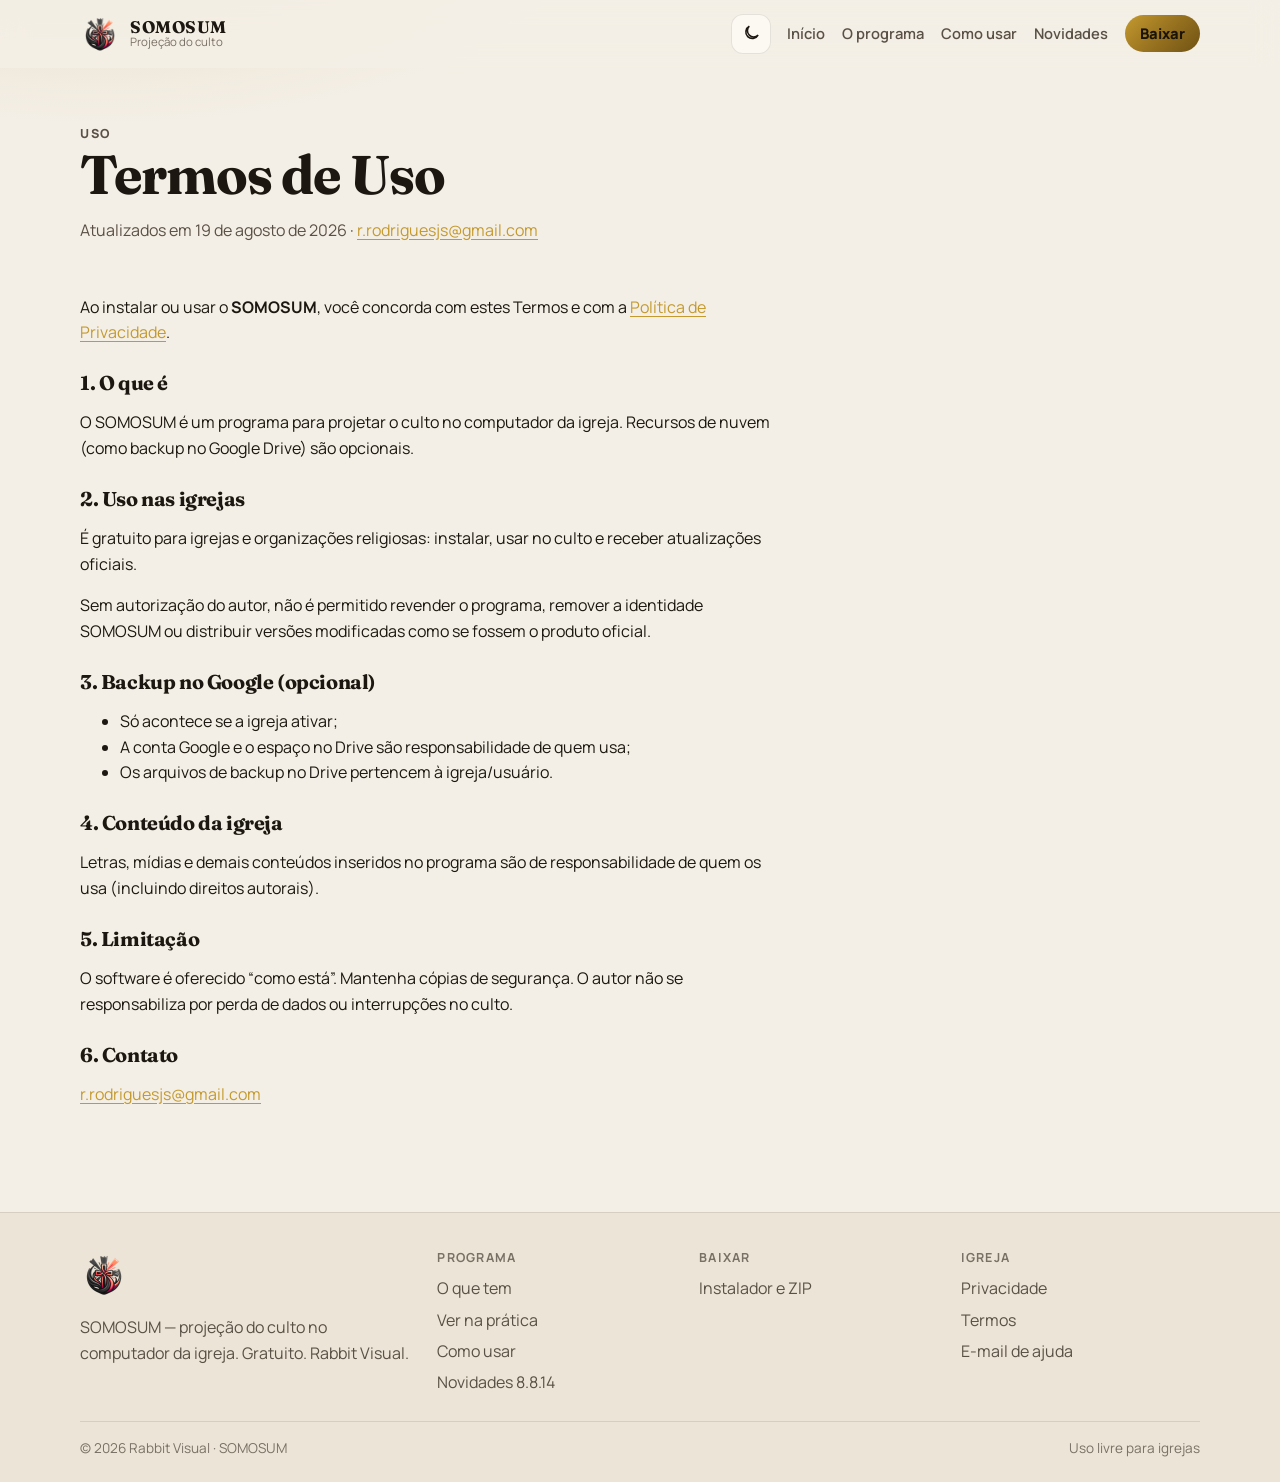
<file: termos.html>
<!DOCTYPE html>
<html lang="pt-BR">
<head>
  <meta charset="utf-8">
  <meta name="viewport" content="width=device-width, initial-scale=1">
  <title>Termos de Uso — SOMOSUM</title>
  <meta name="description" content="Termos de uso do SOMOSUM para igrejas.">
  <meta name="google-site-verification" content="nLejR0vznH-2jq-zF15tfKEdONbFsd5ylkOThsWnRHE">
  <meta name="theme-color" content="#0c0b09">
  <link rel="canonical" href="https://rabbitvisual.github.io/somosum-site/termos.html">
  <link rel="icon" href="assets/favicon-64.png" type="image/png">
  <link rel="apple-touch-icon" href="assets/apple-touch-icon.png">
  <link rel="preconnect" href="https://fonts.googleapis.com">
  <link rel="preconnect" href="https://fonts.gstatic.com" crossorigin>
  <link href="https://fonts.googleapis.com/css2?family=Fraunces:opsz,wght@9..144,500;9..144,600&family=Manrope:wght@400;500;600;700;800&display=swap" rel="stylesheet">
  <link rel="stylesheet" href="assets/site.css?v=2">
  <script>
    (function () {
      try {
        var t = localStorage.getItem("somosum-theme");
        if (t !== "light" && t !== "dark") {
          t = matchMedia("(prefers-color-scheme: light)").matches ? "light" : "dark";
        }
        document.documentElement.setAttribute("data-theme", t);
      } catch (e) {
        document.documentElement.setAttribute("data-theme", "dark");
      }
    })();
  </script>
</head>
<body>
  <a class="skip" href="#conteudo">Pular para o conteúdo</a>
  <header class="site-header">
    <div class="wrap">
      <a class="brand" href="index.html">
        <img src="assets/logo-nav.png" width="40" height="40" alt="SOMOSUM">
        <span class="brand-text"><strong>SOMOSUM</strong><small>Projeção do culto</small></span>
      </a>
      <div class="header-actions">
        <button class="icon-btn" type="button" data-theme-toggle>
          <svg class="icon-sun" viewBox="0 0 24 24" fill="none" stroke="currentColor" stroke-width="2" aria-hidden="true"><circle cx="12" cy="12" r="4"/><path d="M12 2v2M12 20v2M4.9 4.9l1.4 1.4M17.7 17.7l1.4 1.4M2 12h2M20 12h2M4.9 19.1l1.4-1.4M17.7 6.3l1.4-1.4"/></svg>
          <svg class="icon-moon" viewBox="0 0 24 24" fill="none" stroke="currentColor" stroke-width="2" aria-hidden="true"><path d="M21 14.5A8.5 8.5 0 1 1 9.5 3 7 7 0 0 0 21 14.5z"/></svg>
        </button>
        <button class="nav-toggle" type="button" aria-label="Abrir menu" aria-expanded="false"><span></span><span></span><span></span></button>
        <nav class="nav" aria-label="Principal">
          <a href="index.html">Início</a>
          <a href="produto.html">O programa</a>
          <a href="como-usar.html">Como usar</a>
          <a href="versao.html">Novidades</a>
          <a href="download.html" class="nav-cta">Baixar</a>
        </nav>
      </div>
    </div>
  </header>

  <main id="conteudo">
    <section class="page-hero">
      <div class="wrap reveal">
        <p class="kicker">Uso</p>
        <h1>Termos de Uso</h1>
        <p>Atualizados em 19 de agosto de 2026 · <a href="mailto:r.rodriguesjs@gmail.com">r.rodriguesjs@gmail.com</a></p>
      </div>
    </section>

    <section class="wrap legal">
      <article class="reveal">
        <p>Ao instalar ou usar o <strong>SOMOSUM</strong>, você concorda com estes Termos e com a <a href="privacidade.html">Política de Privacidade</a>.</p>

        <h2>1. O que é</h2>
        <p>O SOMOSUM é um programa para projetar o culto no computador da igreja. Recursos de nuvem (como backup no Google Drive) são opcionais.</p>

        <h2>2. Uso nas igrejas</h2>
        <p>É gratuito para igrejas e organizações religiosas: instalar, usar no culto e receber atualizações oficiais.</p>
        <p>Sem autorização do autor, não é permitido revender o programa, remover a identidade SOMOSUM ou distribuir versões modificadas como se fossem o produto oficial.</p>

        <h2>3. Backup no Google (opcional)</h2>
        <ul>
          <li>Só acontece se a igreja ativar;</li>
          <li>A conta Google e o espaço no Drive são responsabilidade de quem usa;</li>
          <li>Os arquivos de backup no Drive pertencem à igreja/usuário.</li>
        </ul>

        <h2>4. Conteúdo da igreja</h2>
        <p>Letras, mídias e demais conteúdos inseridos no programa são de responsabilidade de quem os usa (incluindo direitos autorais).</p>

        <h2>5. Limitação</h2>
        <p>O software é oferecido “como está”. Mantenha cópias de segurança. O autor não se responsabiliza por perda de dados ou interrupções no culto.</p>

        <h2>6. Contato</h2>
        <p><a href="mailto:r.rodriguesjs@gmail.com">r.rodriguesjs@gmail.com</a></p>
      </article>
    </section>
  </main>

  <footer class="site-footer">
    <div class="wrap">
      <div class="footer-grid">
        <div class="footer-brand">
          <img src="assets/logo-nav.png" width="48" height="48" alt="">
          <p>SOMOSUM — projeção do culto no computador da igreja. Gratuito. Rabbit Visual.</p>
        </div>
        <div class="footer-col">
          <h3>Programa</h3>
          <a href="produto.html">O que tem</a>
          <a href="experiencia.html">Ver na prática</a>
          <a href="como-usar.html">Como usar</a>
          <a href="versao.html">Novidades 8.8.14</a>
        </div>
        <div class="footer-col">
          <h3>Baixar</h3>
          <a href="download.html">Instalador e ZIP</a>
        </div>
        <div class="footer-col">
          <h3>Igreja</h3>
          <a href="privacidade.html">Privacidade</a>
          <a href="termos.html">Termos</a>
          <a href="mailto:r.rodriguesjs@gmail.com">E-mail de ajuda</a>
        </div>
      </div>
      <div class="footer-bottom">
        <span>© 2026 Rabbit Visual · SOMOSUM</span>
        <span>Uso livre para igrejas</span>
      </div>
    </div>
  </footer>
  <script src="assets/site.js?v=2" defer></script>
</body>
</html>
</file>
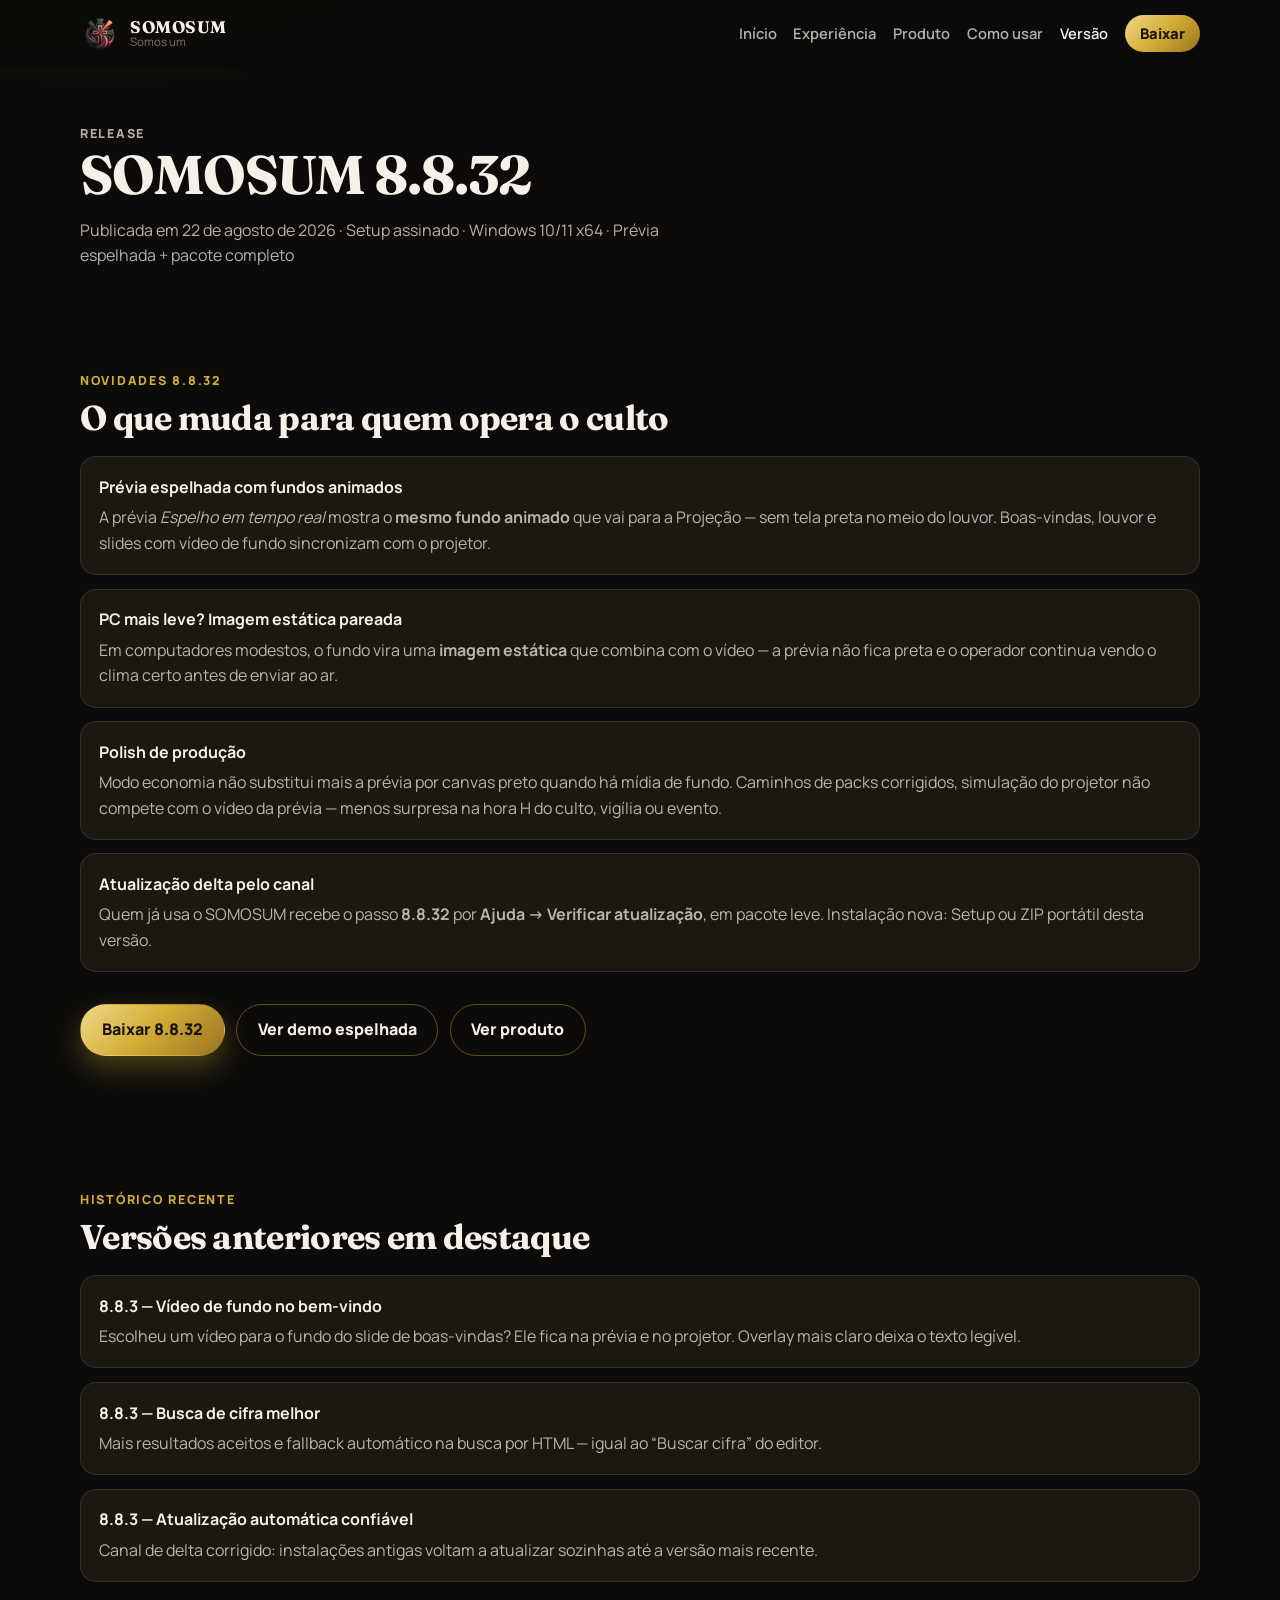
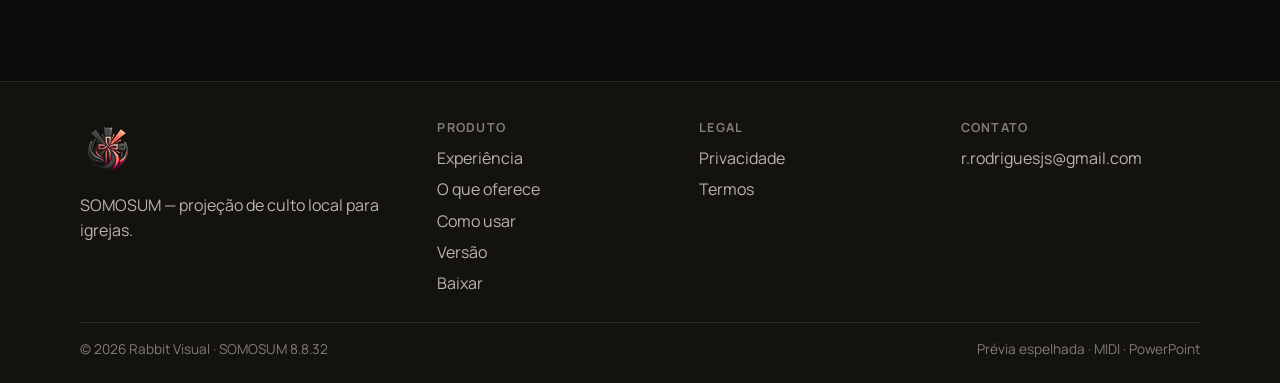
<file: versao.html>
<!DOCTYPE html>
<html lang="pt-BR">
<head>
  <meta charset="utf-8">
  <meta name="viewport" content="width=device-width, initial-scale=1">
  <title>SOMOSUM 8.8.32 — notas da versão</title>
  <meta name="description" content="Notas da versão SOMOSUM 8.8.32: prévia espelhada com fundos animados, fallback estático em PC leve e polish de produção.">
  <meta name="google-site-verification" content="nLejR0vznH-2jq-zF15tfKEdONbFsd5ylkOThsWnRHE">
  <meta name="theme-color" content="#09090b">
  <meta property="og:title" content="SOMOSUM 8.8.32 — notas da versão">
  <meta property="og:description" content="Prévia espelhada, fundos animados sincronizados e atualização delta pelo canal.">
  <meta property="og:image" content="https://rabbitvisual.github.io/somosum-site/assets/SOMOSUM.png">
  <meta property="og:url" content="https://rabbitvisual.github.io/somosum-site/versao.html">
  <link rel="canonical" href="https://rabbitvisual.github.io/somosum-site/versao.html">
  <link rel="icon" href="assets/favicon-64.png" type="image/png">
  <link rel="apple-touch-icon" href="assets/apple-touch-icon.png">
  <link rel="preconnect" href="https://fonts.googleapis.com">
  <link rel="preconnect" href="https://fonts.gstatic.com" crossorigin>
  <link href="https://fonts.googleapis.com/css2?family=Fraunces:opsz,wght@9..144,500;9..144,600&family=Manrope:wght@400;500;600;700&display=swap" rel="stylesheet">
  <link rel="stylesheet" href="assets/site.css">
</head>
<body>
  <header class="site-header">
    <div class="wrap">
      <a class="brand" href="index.html">
        <img src="assets/logo-nav.png" width="40" height="40" alt="SOMOSUM">
        <span class="brand-text"><strong>SOMOSUM</strong><small>Somos um</small></span>
      </a>
      <button class="nav-toggle" type="button" aria-label="Abrir menu" aria-expanded="false"><span></span><span></span><span></span></button>
      <nav class="nav" aria-label="Principal">
        <a href="index.html">Início</a>
        <a href="experiencia.html">Experiência</a>
        <a href="produto.html">Produto</a>
        <a href="como-usar.html">Como usar</a>
        <a href="versao.html" aria-current="page">Versão</a>
        <a href="download.html" class="nav-cta">Baixar</a>
      </nav>
    </div>
  </header>

  <main>
    <section class="page-hero">
      <div class="wrap reveal">
        <p class="kicker">Release</p>
        <h1>SOMOSUM 8.8.32</h1>
        <p>Publicada em 22 de agosto de 2026 · Setup assinado · Windows 10/11 x64 · Prévia espelhada + pacote completo</p>
      </div>
    </section>

    <section class="section">
      <div class="wrap">
        <p class="kicker reveal">Novidades 8.8.32</p>
        <h2 class="reveal">O que muda para quem opera o culto</h2>
        <ul class="version-list">
          <li class="reveal">
            <strong>Prévia espelhada com fundos animados</strong>
            <p>A prévia <em>Espelho em tempo real</em> mostra o <strong>mesmo fundo animado</strong> que vai para a Projeção — sem tela preta no meio do louvor. Boas-vindas, louvor e slides com vídeo de fundo sincronizam com o projetor.</p>
          </li>
          <li class="reveal">
            <strong>PC mais leve? Imagem estática pareada</strong>
            <p>Em computadores modestos, o fundo vira uma <strong>imagem estática</strong> que combina com o vídeo — a prévia não fica preta e o operador continua vendo o clima certo antes de enviar ao ar.</p>
          </li>
          <li class="reveal">
            <strong>Polish de produção</strong>
            <p>Modo economia não substitui mais a prévia por canvas preto quando há mídia de fundo. Caminhos de packs corrigidos, simulação do projetor não compete com o vídeo da prévia — menos surpresa na hora H do culto, vigília ou evento.</p>
          </li>
          <li class="reveal">
            <strong>Atualização delta pelo canal</strong>
            <p>Quem já usa o SOMOSUM recebe o passo <strong>8.8.32</strong> por <strong>Ajuda → Verificar atualização</strong>, em pacote leve. Instalação nova: Setup ou ZIP portátil desta versão.</p>
          </li>
        </ul>
        <div class="cta-row" style="margin-top:2rem">
          <a class="btn btn-primary" href="download.html">Baixar 8.8.32</a>
          <a class="btn btn-secondary" href="experiencia.html">Ver demo espelhada</a>
          <a class="btn btn-secondary" href="produto.html">Ver produto</a>
        </div>
      </div>
    </section>

    <section class="section">
      <div class="wrap">
        <p class="kicker reveal">Histórico recente</p>
        <h2 class="reveal">Versões anteriores em destaque</h2>
        <ul class="version-list">
          <li class="reveal">
            <strong>8.8.3 — Vídeo de fundo no bem-vindo</strong>
            <p>Escolheu um vídeo para o fundo do slide de boas-vindas? Ele fica na prévia e no projetor. Overlay mais claro deixa o texto legível.</p>
          </li>
          <li class="reveal">
            <strong>8.8.3 — Busca de cifra melhor</strong>
            <p>Mais resultados aceitos e fallback automático na busca por HTML — igual ao “Buscar cifra” do editor.</p>
          </li>
          <li class="reveal">
            <strong>8.8.3 — Atualização automática confiável</strong>
            <p>Canal de delta corrigido: instalações antigas voltam a atualizar sozinhas até a versão mais recente.</p>
          </li>
        </ul>
      </div>
    </section>
  </main>

  <footer class="site-footer">
    <div class="wrap">
      <div class="footer-grid">
        <div class="footer-brand">
          <img src="assets/logo-nav.png" width="56" height="56" alt="SOMOSUM">
          <p>SOMOSUM — projeção de culto local para igrejas.</p>
        </div>
        <div class="footer-col">
          <h3>Produto</h3>
          <a href="experiencia.html">Experiência</a>
          <a href="produto.html">O que oferece</a>
          <a href="como-usar.html">Como usar</a>
          <a href="versao.html">Versão</a>
          <a href="download.html">Baixar</a>
        </div>
        <div class="footer-col">
          <h3>Legal</h3>
          <a href="privacidade.html">Privacidade</a>
          <a href="termos.html">Termos</a>
        </div>
        <div class="footer-col">
          <h3>Contato</h3>
          <a href="mailto:r.rodriguesjs@gmail.com">r.rodriguesjs@gmail.com</a>
        </div>
      </div>
      <div class="footer-bottom">
        <span>© 2026 Rabbit Visual · SOMOSUM 8.8.32</span>
        <span>Prévia espelhada · MIDI · PowerPoint</span>
      </div>
    </div>
  </footer>
  <script src="assets/site.js" defer></script>
</body>
</html>
</file>
<file: assets/site.css>
:root,
[data-theme="dark"] {
  --bg: #0c0b09;
  --bg-2: #14120e;
  --elev: #1b1812;
  --ink: #f6f1e8;
  --muted: rgba(246, 241, 232, 0.72);
  --faint: rgba(246, 241, 232, 0.48);
  --gold: #d4af37;
  --gold-2: #f0d78a;
  --gold-deep: #9a7420;
  --line: rgba(246, 241, 232, 0.1);
  --line-strong: rgba(212, 175, 55, 0.4);
  --shadow: 0 24px 60px rgba(0, 0, 0, 0.4);
  --btn-ink: #1a1408;
  --hero-veil: linear-gradient(180deg, rgba(12, 11, 9, 0.55), rgba(12, 11, 9, 0.88));
  --chip: rgba(212, 175, 55, 0.14);
  color-scheme: dark;
}

[data-theme="light"] {
  --bg: #f4efe6;
  --bg-2: #ece4d6;
  --elev: #fffdf8;
  --ink: #1c1710;
  --muted: #5a5146;
  --faint: #7a7166;
  --gold: #9a7420;
  --gold-2: #c49a2e;
  --gold-deep: #6f5214;
  --line: rgba(28, 23, 16, 0.1);
  --line-strong: rgba(154, 116, 32, 0.38);
  --shadow: 0 18px 44px rgba(60, 42, 12, 0.12);
  --btn-ink: #1a1408;
  --hero-veil: linear-gradient(180deg, rgba(244, 239, 230, 0.35), rgba(244, 239, 230, 0.92));
  --chip: rgba(154, 116, 32, 0.12);
  color-scheme: light;
}

*,
*::before,
*::after {
  box-sizing: border-box;
}

html {
  scroll-behavior: smooth;
}

body {
  margin: 0;
  min-height: 100vh;
  color: var(--ink);
  font-family: Manrope, system-ui, sans-serif;
  background:
    radial-gradient(900px 420px at 8% -8%, color-mix(in srgb, var(--gold) 18%, transparent), transparent 58%),
    var(--bg);
  line-height: 1.6;
  -webkit-font-smoothing: antialiased;
}

img {
  max-width: 100%;
  height: auto;
  display: block;
}

a {
  color: var(--gold-2);
  text-underline-offset: 0.16em;
}

a:hover {
  color: var(--ink);
}

.wrap {
  width: min(1120px, calc(100% - 2rem));
  margin-inline: auto;
}

.skip {
  position: absolute;
  left: 1rem;
  top: -4rem;
  z-index: 80;
  padding: 0.6rem 1rem;
  background: var(--gold);
  color: var(--btn-ink);
  border-radius: 999px;
  font-weight: 700;
  text-decoration: none;
}

.skip:focus {
  top: 1rem;
}

/* Header */
.site-header {
  position: sticky;
  top: 0;
  z-index: 50;
  min-height: 4.25rem;
  display: flex;
  align-items: center;
  background: color-mix(in srgb, var(--bg) 88%, transparent);
  backdrop-filter: blur(14px) saturate(1.15);
  border-bottom: 1px solid transparent;
}

.site-header.is-scrolled {
  border-bottom-color: var(--line);
}

.site-header .wrap {
  position: relative;
  display: flex;
  align-items: center;
  justify-content: space-between;
  gap: 0.75rem;
}

.brand {
  display: inline-flex;
  align-items: center;
  gap: 0.65rem;
  text-decoration: none;
  color: inherit;
  flex-shrink: 0;
}

.brand img {
  width: 40px;
  height: 40px;
  object-fit: contain;
}

.brand-text {
  display: flex;
  flex-direction: column;
  line-height: 1.1;
}

.brand-text strong {
  font-family: Fraunces, Georgia, serif;
  font-size: 1.05rem;
  letter-spacing: 0.03em;
}

.brand-text small {
  color: var(--faint);
  font-size: 0.72rem;
}

.header-actions {
  display: flex;
  align-items: center;
  gap: 0.55rem;
}

@media (min-width: 821px) {
  .header-actions {
    gap: 1rem;
  }
}

.nav {
  display: flex;
  align-items: center;
  gap: 0.15rem 1.05rem;
}

.nav a {
  color: var(--muted);
  text-decoration: none;
  font-size: 0.92rem;
  font-weight: 600;
}

.nav a:hover,
.nav a[aria-current="page"] {
  color: var(--ink);
}

.nav-cta {
  display: inline-flex !important;
  align-items: center;
  min-height: 2.3rem;
  padding: 0 0.95rem;
  border-radius: 999px;
  background: linear-gradient(135deg, var(--gold-2), var(--gold) 48%, var(--gold-deep));
  color: var(--btn-ink) !important;
  font-weight: 800 !important;
}

.icon-btn,
.nav-toggle {
  width: 2.5rem;
  height: 2.5rem;
  border: 1px solid var(--line);
  border-radius: 0.75rem;
  background: color-mix(in srgb, var(--elev) 70%, transparent);
  color: var(--ink);
  cursor: pointer;
  display: inline-flex;
  align-items: center;
  justify-content: center;
}

.icon-btn svg {
  width: 1.15rem;
  height: 1.15rem;
}

[data-theme="light"] .icon-sun,
[data-theme="dark"] .icon-moon {
  display: none;
}

.nav-toggle {
  display: none;
  flex-direction: column;
}

.nav-toggle span {
  display: block;
  width: 1.1rem;
  height: 2px;
  margin: 0.16rem auto;
  background: currentColor;
  border-radius: 2px;
}

.btn {
  display: inline-flex;
  align-items: center;
  justify-content: center;
  gap: 0.45rem;
  min-height: 3rem;
  padding: 0.75rem 1.3rem;
  border-radius: 999px;
  border: 1px solid transparent;
  font: inherit;
  font-weight: 800;
  text-decoration: none;
  cursor: pointer;
  transition: transform 0.25s ease, box-shadow 0.25s ease;
}

.btn:hover {
  transform: translateY(-2px);
}

.btn-primary {
  background: linear-gradient(135deg, var(--gold-2), var(--gold) 46%, var(--gold-deep));
  color: var(--btn-ink);
  box-shadow: 0 12px 28px color-mix(in srgb, var(--gold) 32%, transparent);
}

.btn-secondary {
  background: transparent;
  border-color: var(--line-strong);
  color: var(--ink);
}

.cta-row {
  display: flex;
  flex-wrap: wrap;
  gap: 0.7rem;
}

.kicker {
  margin: 0 0 0.4rem;
  color: var(--gold);
  font-size: 0.78rem;
  font-weight: 800;
  letter-spacing: 0.14em;
  text-transform: uppercase;
}

h1, h2, h3 {
  font-family: Fraunces, Georgia, serif;
  line-height: 1.15;
  letter-spacing: -0.02em;
}

h1 { font-size: clamp(2rem, 5vw, 3.4rem); margin: 0 0 0.7rem; }
h2 { font-size: clamp(1.5rem, 3.2vw, 2.15rem); margin: 0 0 0.6rem; }
h3 { font-size: 1.12rem; margin: 0 0 0.35rem; }

.lead, .lede {
  margin: 0;
  max-width: 40rem;
  color: var(--muted);
  font-size: 1.08rem;
}

.section {
  padding: 4.2rem 0;
}

.section-alt {
  background: color-mix(in srgb, var(--bg-2) 70%, transparent);
}

.page-hero {
  padding: 3.5rem 0 2.2rem;
}

.page-hero p {
  margin: 0;
  color: var(--muted);
  max-width: 40rem;
}

/* Hero */
.hero {
  position: relative;
  min-height: min(88vh, 760px);
  display: grid;
  align-items: end;
  overflow: hidden;
}

.hero-bg {
  position: absolute;
  inset: 0;
}

.hero-bg img {
  width: 100%;
  height: 100%;
  object-fit: cover;
  animation: ken 22s ease-in-out infinite alternate;
}

.hero-bg::after {
  content: "";
  position: absolute;
  inset: 0;
  background: var(--hero-veil);
}

.hero-inner {
  position: relative;
  z-index: 1;
  padding: 5.5rem 0 3.2rem;
}

.hero-logo {
  width: 92px;
  height: 92px;
  margin-bottom: 1rem;
  filter: drop-shadow(0 12px 24px rgba(0, 0, 0, 0.28));
}

.hero-note {
  margin: 1rem 0 0;
  color: var(--faint);
  font-size: 0.92rem;
}

.now-banner {
  display: grid;
  grid-template-columns: 1fr auto;
  gap: 1rem 1.4rem;
  align-items: center;
  margin-top: 1.6rem;
  padding: 1.15rem 1.25rem;
  border: 1px solid var(--line-strong);
  border-radius: 1.15rem;
  background: color-mix(in srgb, var(--elev) 82%, transparent);
  box-shadow: var(--shadow);
}

.now-banner strong {
  color: var(--gold);
  font-size: 0.75rem;
  letter-spacing: 0.12em;
  text-transform: uppercase;
}

.now-banner h3 { margin: 0.15rem 0 0.2rem; }
.now-banner p { margin: 0; color: var(--muted); }

.chip-row {
  display: flex;
  flex-wrap: wrap;
  gap: 0.45rem;
  margin-top: 1rem;
}

.chip {
  display: inline-flex;
  align-items: center;
  min-height: 1.9rem;
  padding: 0 0.7rem;
  border-radius: 999px;
  background: var(--chip);
  border: 1px solid var(--line);
  font-size: 0.8rem;
  font-weight: 700;
}

.grid-3,
.grid-4,
.mosaic,
.steps,
.roles {
  display: grid;
  gap: 1rem;
  margin-top: 1.5rem;
}

.grid-3 { grid-template-columns: repeat(3, 1fr); }
.grid-4 { grid-template-columns: repeat(4, 1fr); }
.mosaic { grid-template-columns: repeat(3, 1fr); }
.steps { grid-template-columns: repeat(4, 1fr); }
.roles { grid-template-columns: repeat(2, 1fr); }

.card,
.mosaic article,
.step,
.role,
.dl-card,
.faq details {
  padding: 1.2rem 1.15rem 1.3rem;
  border: 1px solid var(--line);
  border-radius: 1.1rem;
  background: var(--elev);
  box-shadow: 0 1px 0 color-mix(in srgb, var(--ink) 4%, transparent);
  transition: transform 0.3s ease, border-color 0.3s ease, box-shadow 0.3s ease;
}

.card:hover,
.mosaic article:hover,
.role:hover {
  transform: translateY(-4px);
  border-color: var(--line-strong);
  box-shadow: var(--shadow);
}

.card p,
.mosaic p,
.step p,
.role p {
  margin: 0;
  color: var(--muted);
  font-size: 0.95rem;
}

.step {
  counter-increment: passo;
}

.step h3::before {
  content: counter(passo);
  display: inline-flex;
  width: 1.6rem;
  height: 1.6rem;
  margin-right: 0.45rem;
  align-items: center;
  justify-content: center;
  border-radius: 999px;
  background: linear-gradient(135deg, var(--gold-2), var(--gold));
  color: var(--btn-ink);
  font-family: Manrope, sans-serif;
  font-size: 0.78rem;
}

.steps { counter-reset: passo; }

.toc {
  display: flex;
  flex-wrap: wrap;
  gap: 0.45rem;
  margin: 1.2rem 0 0;
}

.toc a {
  text-decoration: none;
  color: var(--ink);
  border: 1px solid var(--line);
  border-radius: 999px;
  padding: 0.35rem 0.8rem;
  font-size: 0.85rem;
  font-weight: 700;
  background: var(--elev);
}

.feature-block {
  margin-top: 2.4rem;
  padding-top: 0.4rem;
}

.mark {
  display: inline-flex;
  width: 2rem;
  height: 2rem;
  align-items: center;
  justify-content: center;
  border-radius: 0.65rem;
  margin-bottom: 0.55rem;
  background: var(--chip);
  color: var(--gold);
  font-weight: 800;
}

.download-panel {
  padding: 1.4rem;
  border-radius: 1.4rem;
  border: 1px solid var(--line);
  background: var(--elev);
}

.download-grid {
  display: grid;
  grid-template-columns: auto 1fr;
  gap: 1.2rem;
  align-items: center;
}

.download-logo {
  width: 120px;
  height: 120px;
}

.download-cards {
  display: grid;
  grid-template-columns: 1fr 1fr;
  gap: 1rem;
  margin-top: 1.3rem;
}

.dl-card.is-primary {
  border-color: var(--line-strong);
  background:
    linear-gradient(180deg, color-mix(in srgb, var(--gold) 10%, transparent), var(--elev));
}

.dl-card .meta {
  color: var(--muted);
  margin: 0 0 1rem;
}

.hash-box {
  word-break: break-all;
  font-family: ui-monospace, Consolas, monospace;
  font-size: 0.82rem;
  padding: 0.9rem 1rem;
  border-radius: 0.8rem;
  border: 1px solid var(--line);
  background: var(--bg-2);
}

.req-list {
  list-style: none;
  margin: 1.2rem 0 0;
  padding: 0;
  display: grid;
  gap: 0.7rem;
}

.req-list li {
  display: grid;
  grid-template-columns: auto 1fr;
  gap: 0.7rem;
  padding: 0.85rem 1rem;
  border-radius: 0.9rem;
  border: 1px solid var(--line);
  background: var(--elev);
}

.tick {
  color: var(--gold);
  font-weight: 800;
}

.req-list strong { display: block; }
.req-list span { color: var(--muted); font-size: 0.92rem; }

.faq details {
  margin-bottom: 0.7rem;
}

.faq summary {
  cursor: pointer;
  font-weight: 800;
}

.faq p {
  margin: 0.5rem 0 0;
  color: var(--muted);
}

.version-list {
  list-style: none;
  margin: 1.2rem 0 0;
  padding: 0;
  display: grid;
  gap: 0.85rem;
}

.version-list li {
  padding: 1.1rem 1.15rem;
  border-radius: 1rem;
  border: 1px solid var(--line);
  background: var(--elev);
}

.version-list p {
  margin: 0.3rem 0 0;
  color: var(--muted);
}

.cta-band {
  padding: 2rem 1.4rem;
  border-radius: 1.4rem;
  border: 1px solid var(--line-strong);
  background: linear-gradient(135deg, color-mix(in srgb, var(--gold) 12%, var(--elev)), var(--elev));
}

.site-footer {
  margin-top: 2rem;
  padding: 2.4rem 0 1.4rem;
  border-top: 1px solid var(--line);
  background: var(--bg-2);
}

.footer-grid {
  display: grid;
  grid-template-columns: 1.4fr 1fr 1fr 1fr;
  gap: 1.4rem;
}

.footer-brand p,
.footer-col a {
  color: var(--muted);
}

.footer-col {
  display: flex;
  flex-direction: column;
  gap: 0.35rem;
}

.footer-col h3 {
  font-family: Manrope, sans-serif;
  font-size: 0.78rem;
  letter-spacing: 0.1em;
  text-transform: uppercase;
  color: var(--faint);
}

.footer-col a { text-decoration: none; }
.footer-bottom {
  display: flex;
  justify-content: space-between;
  gap: 1rem;
  flex-wrap: wrap;
  margin-top: 1.6rem;
  padding-top: 1rem;
  border-top: 1px solid var(--line);
  color: var(--faint);
  font-size: 0.85rem;
}

.legal {
  padding-bottom: 3.5rem;
}

.legal article {
  max-width: 44rem;
}

.legal h2 {
  font-size: 1.25rem;
  margin-top: 1.6rem;
}

.reveal {
  opacity: 0;
  transform: translateY(16px);
}

.reveal.is-in {
  opacity: 1;
  transform: none;
  transition: opacity 0.7s ease, transform 0.7s ease;
}

@keyframes ken {
  from { transform: scale(1.04); }
  to { transform: scale(1.12); }
}

@media (max-width: 980px) {
  .grid-3, .mosaic, .download-cards, .roles, .why-now { grid-template-columns: 1fr 1fr; }
  .grid-4, .steps, .footer-grid { grid-template-columns: 1fr 1fr; }
  .now-banner, .download-grid { grid-template-columns: 1fr; }
}

@media (max-width: 820px) {
  .nav-toggle { display: inline-flex; }
  .nav {
    display: none;
    position: absolute;
    left: 1rem;
    right: 1rem;
    top: 4.4rem;
    flex-direction: column;
    align-items: stretch;
    padding: 0.8rem;
    border-radius: 1rem;
    border: 1px solid var(--line);
    background: var(--elev);
    box-shadow: var(--shadow);
  }
  body.nav-open .nav { display: flex; }
  .nav a { padding: 0.65rem 0.4rem; }
  .nav-cta { justify-content: center; }
}

@media (max-width: 640px) {
  .grid-3, .grid-4, .mosaic, .steps, .roles, .download-cards, .footer-grid {
    grid-template-columns: 1fr;
  }
  .hero-inner { padding-top: 4.2rem; }
  .section { padding: 3rem 0; }
  h1 { font-size: 2rem; }
  .btn { width: 100%; }
  .cta-row { flex-direction: column; }
}

@media (prefers-reduced-motion: reduce) {
  *, *::before, *::after {
    animation: none !important;
    transition: none !important;
  }
  .reveal { opacity: 1; transform: none; }
}
</file>
<file: assets/demo.css>
/* Demo UI — mockups legíveis (Controle / Projeção / Stage / Remote) */
.demo-shell {
  --demo-bg: #0c0c10;
  --demo-panel: #16161e;
  --demo-line: rgba(255, 255, 255, 0.1);
  --demo-gold: #e0d4a0;
  --demo-muted: rgba(246, 244, 241, 0.78);
  --demo-coral: #d4af37;
  --demo-text: #f6f4f1;
  --demo-mirror-hue: 260;
  border-radius: 1.25rem;
  border: 1px solid var(--demo-line);
  background: var(--demo-bg);
  overflow: hidden;
  box-shadow: 0 24px 80px rgba(0, 0, 0, 0.45);
  font-family: "Manrope", system-ui, sans-serif;
  font-size: 0.95rem;
  color: var(--demo-text);
  isolation: isolate;
  position: relative;
  z-index: 1;
}

.demo-tabs {
  display: flex;
  flex-wrap: wrap;
  gap: 0.5rem;
  margin-bottom: 1.25rem;
}

.demo-tab {
  appearance: none;
  border: 1px solid var(--line, rgba(255, 255, 255, 0.1));
  background: rgba(255, 255, 255, 0.04);
  color: var(--muted, rgba(246, 244, 241, 0.75));
  border-radius: 999px;
  padding: 0.5rem 1rem;
  font: inherit;
  font-weight: 600;
  font-size: 0.9rem;
  cursor: pointer;
  transition: border-color 0.2s, color 0.2s, background 0.2s;
}

.demo-tab:hover {
  color: #fff;
  border-color: rgba(212, 175, 55, 0.45);
}

.demo-tab.is-active {
  background: linear-gradient(135deg, #f0d78a, #d4af37 42%, #b8922a);
  border-color: transparent;
  color: #1a1408;
}

.demo-panel {
  display: none;
}

.demo-panel.is-active {
  display: block;
}

.demo-caption {
  margin: 1.1rem 0 0;
  color: var(--muted, rgba(246, 244, 241, 0.75));
  font-size: 1rem;
  line-height: 1.55;
  max-width: 46rem;
}

.demo-caption strong {
  color: var(--demo-gold);
}

/* Dual: Controle em cima, Projeção embaixo (legível em qualquer largura) */
.demo-dual {
  display: grid;
  grid-template-columns: 1fr;
  gap: 0.85rem;
  padding: 0.85rem;
  background: #08080c;
}

/* Controle: sidebar + ordem + prévia (3 colunas) */
.demo-control {
  display: grid;
  grid-template-columns: 4.5rem minmax(11rem, 15rem) minmax(0, 1fr);
  min-height: 340px;
  border: 1px solid var(--demo-line);
  border-radius: 0.85rem;
  overflow: hidden;
  background: var(--demo-bg);
}

.demo-side {
  background: #0a0a0e;
  border-right: 1px solid var(--demo-line);
  padding: 0.65rem 0.35rem;
  display: flex;
  flex-direction: column;
  gap: 0.35rem;
  align-items: center;
}

.demo-side span {
  width: 100%;
  max-width: 3.4rem;
  min-height: 2.55rem;
  border-radius: 0.55rem;
  display: inline-flex;
  align-items: center;
  justify-content: center;
  font-size: 0.68rem;
  font-weight: 700;
  letter-spacing: 0.02em;
  color: var(--demo-muted);
  border: 1px solid transparent;
  padding: 0.2rem;
  text-align: center;
  line-height: 1.15;
}

.demo-side span.is-on {
  background: rgba(255, 92, 92, 0.16);
  color: var(--demo-gold);
  border-color: rgba(212, 198, 141, 0.35);
}

.demo-order {
  background: var(--demo-panel);
  border-right: 1px solid var(--demo-line);
  padding: 0.85rem 0.75rem;
  overflow: auto;
  min-width: 0;
}

.demo-order h4 {
  margin: 0 0 0.65rem;
  font-size: 0.72rem;
  letter-spacing: 0.12em;
  text-transform: uppercase;
  color: var(--demo-gold);
  font-weight: 700;
}

.demo-order-item {
  display: block;
  width: 100%;
  text-align: left;
  padding: 0.55rem 0.6rem;
  border-radius: 0.5rem;
  margin-bottom: 0.35rem;
  border: 1px solid transparent;
  background: transparent;
  color: var(--demo-muted);
  cursor: pointer;
  font: inherit;
}

.demo-order-item strong {
  display: block;
  font-size: 0.88rem;
  font-weight: 600;
  color: inherit;
  line-height: 1.3;
  word-break: break-word;
}

.demo-order-item small {
  display: block;
  margin-top: 0.15rem;
  font-size: 0.72rem;
  opacity: 0.75;
}

.demo-order-item.is-active {
  background: rgba(255, 92, 92, 0.14);
  border-color: rgba(255, 140, 110, 0.4);
  color: #fff;
}

.demo-order-item:hover {
  border-color: rgba(255, 255, 255, 0.12);
  color: #fff;
}

.demo-center {
  display: flex;
  flex-direction: column;
  min-width: 0;
  background: #101016;
}

/* Fundo animado espelhado — prévia + projeção sincronizadas */
@keyframes demo-mirror-flow {
  0% { background-position: 0% 50%; filter: hue-rotate(0deg); }
  50% { background-position: 100% 50%; filter: hue-rotate(18deg); }
  100% { background-position: 0% 50%; filter: hue-rotate(0deg); }
}

@keyframes demo-mirror-shimmer {
  0%, 100% { opacity: 0.55; transform: scale(1) translate(0, 0); }
  50% { opacity: 0.85; transform: scale(1.08) translate(-2%, 1%); }
}

.demo-preview,
.demo-screen {
  position: relative;
  overflow: hidden;
  isolation: isolate;
}

.demo-preview::before,
.demo-screen::before {
  content: "";
  position: absolute;
  inset: -20%;
  z-index: 0;
  background: linear-gradient(
    125deg,
    hsl(var(--demo-mirror-hue, 260) 62% 22%) 0%,
    hsl(calc(var(--demo-mirror-hue, 260) + 48) 70% 38%) 35%,
    hsl(calc(var(--demo-mirror-hue, 260) + 92) 55% 28%) 65%,
    hsl(calc(var(--demo-mirror-hue, 260) + 18) 68% 32%) 100%
  );
  background-size: 220% 220%;
  animation: demo-mirror-flow 14s ease-in-out infinite;
  pointer-events: none;
}

.demo-preview::after,
.demo-screen::after {
  content: "";
  position: absolute;
  inset: 0;
  z-index: 1;
  background: radial-gradient(ellipse at 30% 20%, rgba(255, 180, 120, 0.22), transparent 55%),
    radial-gradient(ellipse at 75% 80%, rgba(120, 90, 220, 0.28), transparent 50%),
    linear-gradient(180deg, rgba(0, 0, 0, 0.12) 0%, rgba(0, 0, 0, 0.55) 100%);
  animation: demo-mirror-shimmer 10s ease-in-out infinite;
  pointer-events: none;
}

.demo-preview > *,
.demo-screen > * {
  position: relative;
  z-index: 2;
}

.demo-preview {
  flex: 1;
  margin: 0.85rem;
  border-radius: 0.75rem;
  border: 1px solid rgba(255, 255, 255, 0.14);
  display: flex;
  flex-direction: column;
  align-items: center;
  justify-content: center;
  text-align: center;
  padding: 1.5rem 1.25rem;
  min-height: 180px;
  box-shadow: inset 0 0 0 1px rgba(255, 255, 255, 0.04);
}

.demo-preview .on-air {
  position: absolute;
  top: 0.65rem;
  left: 0.75rem;
  font-size: 0.7rem;
  font-weight: 700;
  letter-spacing: 0.14em;
  color: #ff9a7a;
  z-index: 3;
}

.demo-mirror-badge {
  position: absolute;
  top: 0.6rem;
  right: 0.65rem;
  z-index: 3;
  display: inline-flex;
  align-items: center;
  gap: 0.35rem;
  padding: 0.28rem 0.55rem;
  border-radius: 999px;
  font-size: 0.68rem;
  font-weight: 700;
  letter-spacing: 0.06em;
  text-transform: uppercase;
  color: #fff;
  background: rgba(0, 0, 0, 0.45);
  border: 1px solid rgba(224, 212, 160, 0.45);
  backdrop-filter: blur(6px);
}

.demo-mirror-badge::before {
  content: "";
  width: 0.45rem;
  height: 0.45rem;
  border-radius: 50%;
  background: #4ade80;
  box-shadow: 0 0 8px rgba(74, 222, 128, 0.75);
  animation: demo-mirror-pulse 2s ease-in-out infinite;
}

@keyframes demo-mirror-pulse {
  0%, 100% { opacity: 1; transform: scale(1); }
  50% { opacity: 0.65; transform: scale(0.85); }
}

.demo-sync-hint {
  display: flex;
  align-items: center;
  justify-content: center;
  gap: 0.45rem;
  margin: 0.5rem 0 0;
  padding: 0.45rem 0.75rem;
  font-size: 0.78rem;
  font-weight: 600;
  letter-spacing: 0.04em;
  text-transform: uppercase;
  color: var(--demo-gold);
  opacity: 0.9;
}

.demo-sync-hint::before,
.demo-sync-hint::after {
  content: "";
  flex: 1;
  max-width: 2.5rem;
  height: 1px;
  background: linear-gradient(90deg, transparent, rgba(224, 212, 160, 0.5));
}

.demo-sync-hint::after {
  background: linear-gradient(90deg, rgba(224, 212, 160, 0.5), transparent);
}

.demo-preview h3 {
  margin: 0.4rem 0 0.5rem;
  font-family: "Fraunces", Georgia, serif;
  font-size: clamp(1.15rem, 2.2vw, 1.55rem);
  font-weight: 600;
  color: #fff;
  line-height: 1.25;
  max-width: 100%;
  word-break: break-word;
  text-shadow: 0 2px 18px rgba(0, 0, 0, 0.55);
}

.demo-preview p {
  margin: 0;
  color: rgba(246, 244, 241, 0.92);
  max-width: 28rem;
  line-height: 1.5;
  font-size: 0.95rem;
  text-shadow: 0 1px 12px rgba(0, 0, 0, 0.5);
}

.demo-dock {
  display: flex;
  align-items: center;
  justify-content: center;
  flex-wrap: wrap;
  gap: 0.65rem;
  padding: 0.75rem 1rem 0.95rem;
  border-top: 1px solid var(--demo-line);
  background: #0e0e14;
}

.demo-dock button {
  appearance: none;
  min-width: 2.75rem;
  min-height: 2.5rem;
  padding: 0 0.9rem;
  border-radius: 0.55rem;
  border: 1px solid var(--demo-line);
  background: rgba(255, 255, 255, 0.06);
  color: #fff;
  font: inherit;
  font-size: 1.05rem;
  font-weight: 700;
  cursor: pointer;
}

.demo-dock button:hover {
  border-color: rgba(255, 140, 110, 0.5);
  background: rgba(255, 140, 110, 0.12);
}

.demo-dock label {
  display: inline-flex;
  align-items: center;
  gap: 0.4rem;
  color: var(--demo-muted);
  font-size: 0.9rem;
  margin-left: 0.25rem;
}

.demo-meta-bar {
  display: flex;
  flex-wrap: wrap;
  align-items: center;
  gap: 0.5rem 0.85rem;
  padding: 0.65rem 0.95rem;
  border-top: 1px solid var(--demo-line);
  background: var(--demo-panel);
  color: var(--demo-muted);
  font-size: 0.85rem;
  line-height: 1.4;
}

.demo-meta-bar strong {
  color: var(--demo-gold);
  font-weight: 700;
  font-size: 0.72rem;
  letter-spacing: 0.08em;
  text-transform: uppercase;
}

.demo-chip-row {
  display: flex;
  flex-wrap: wrap;
  gap: 0.35rem;
}

.demo-chip-row span {
  font-size: 0.75rem;
  padding: 0.25rem 0.55rem;
  border-radius: 999px;
  border: 1px solid var(--demo-line);
  color: var(--demo-muted);
  background: rgba(0, 0, 0, 0.25);
}

/* Projeção — largura total abaixo do controle */
.demo-screen {
  aspect-ratio: 16 / 9;
  max-height: 320px;
  width: 100%;
  border-radius: 0.75rem;
  border: 1px solid rgba(255, 255, 255, 0.14);
  display: flex;
  flex-direction: column;
  align-items: center;
  justify-content: center;
  text-align: center;
  padding: 1.5rem 1.25rem;
  box-shadow: inset 0 0 0 1px rgba(255, 255, 255, 0.04);
}

.demo-screen .label {
  position: absolute;
  top: 0.55rem;
  right: 0.65rem;
  font-size: 0.68rem;
  letter-spacing: 0.12em;
  text-transform: uppercase;
  color: var(--demo-gold);
  font-weight: 700;
  z-index: 3;
  background: rgba(0, 0, 0, 0.35);
  padding: 0.2rem 0.45rem;
  border-radius: 0.35rem;
}

.demo-screen h3 {
  margin: 0 0 0.45rem;
  font-family: "Fraunces", Georgia, serif;
  font-size: clamp(1.35rem, 3.5vw, 2rem);
  color: #fff;
  line-height: 1.2;
  text-shadow: 0 2px 20px rgba(0, 0, 0, 0.6);
}

.demo-screen p {
  margin: 0;
  color: rgba(246, 244, 241, 0.92);
  font-size: clamp(0.95rem, 2vw, 1.1rem);
  max-width: 36rem;
  line-height: 1.5;
  white-space: pre-line;
  text-shadow: 0 1px 14px rgba(0, 0, 0, 0.55);
}

.demo-screen.is-blank::before {
  animation: none;
  background: #050508;
  filter: none;
}

.demo-screen.is-blank::after {
  animation: none;
  background: rgba(0, 0, 0, 0.92);
}

.demo-preview.is-blank::before {
  animation: none;
  background: #0a0a0e;
  filter: none;
}

.demo-preview.is-blank::after {
  animation: none;
  background: rgba(0, 0, 0, 0.88);
}

@media (prefers-reduced-motion: reduce) {
  .demo-preview::before,
  .demo-screen::before,
  .demo-preview::after,
  .demo-screen::after,
  .demo-mirror-badge::before {
    animation: none;
  }
}

/* Stage */
.demo-stage-bar {
  display: flex;
  gap: 0.45rem;
  padding: 0.75rem 1rem;
  border-bottom: 1px solid var(--demo-line);
  background: #101016;
  flex-wrap: wrap;
  align-items: center;
}

.demo-stage-bar strong {
  margin-right: auto;
  font-size: 0.85rem;
  color: var(--demo-gold);
}

.demo-stage-bar button {
  appearance: none;
  border: 1px solid var(--demo-line);
  background: transparent;
  color: var(--demo-muted);
  border-radius: 0.5rem;
  padding: 0.45rem 0.8rem;
  font: inherit;
  font-weight: 600;
  font-size: 0.85rem;
  cursor: pointer;
}

.demo-stage-bar button.is-active {
  background: rgba(212, 198, 141, 0.14);
  border-color: rgba(212, 198, 141, 0.45);
  color: var(--demo-gold);
}

.demo-stage-body {
  min-height: 240px;
  padding: 1.5rem 1.75rem;
  display: grid;
  gap: 0.85rem;
  align-content: center;
}

.demo-stage-body[data-layout="singer"] {
  text-align: center;
  background: #121018;
}

.demo-stage-body[data-layout="singer"] .lyrics-line {
  font-family: "Fraunces", Georgia, serif;
  font-size: clamp(1.2rem, 2.5vw, 1.55rem);
  line-height: 1.55;
  color: #fff;
}

.demo-stage-body[data-layout="musician"] {
  grid-template-columns: 1fr 1fr;
  background: #121218;
}

.demo-stage-body[data-layout="musician"] .chord {
  font-family: ui-monospace, monospace;
  color: var(--demo-gold);
  font-size: 0.95rem;
  white-space: pre-wrap;
  line-height: 1.5;
}

.demo-stage-body[data-layout="preacher"] {
  background: #0e1218;
}

.demo-stage-body[data-layout="preacher"] .tele {
  border-left: 3px solid var(--demo-coral);
  padding-left: 1rem;
  color: var(--demo-muted);
  line-height: 1.6;
  font-size: 1rem;
  white-space: pre-line;
}

/* Remote */
.demo-remote {
  max-width: 320px;
  margin: 0 auto;
  padding: 1.25rem;
  background: #121218;
}

.demo-remote-status {
  text-align: center;
  margin-bottom: 1rem;
  color: var(--demo-muted);
  font-size: 0.9rem;
}

.demo-remote-grid {
  display: grid;
  grid-template-columns: 1fr 1fr;
  gap: 0.55rem;
}

.demo-remote-grid button {
  appearance: none;
  min-height: 3.25rem;
  border-radius: 0.75rem;
  border: 1px solid var(--demo-line);
  background: rgba(255, 255, 255, 0.05);
  color: #fff;
  font: inherit;
  font-weight: 700;
  font-size: 0.95rem;
  cursor: pointer;
}

.demo-remote-grid button.primary {
  grid-column: 1 / -1;
  background: linear-gradient(135deg, #f0d78a, #d4af37 42%, #b8922a);
  border-color: transparent;
}

.demo-remote-grid button.warn {
  grid-column: 1 / -1;
  border-color: rgba(255, 140, 110, 0.4);
  color: #e8a090;
}

/* Flow steps */
.flow-ops {
  display: grid;
  grid-template-columns: repeat(4, minmax(0, 1fr));
  gap: 0.85rem;
  counter-reset: ops;
}

.flow-ops article {
  position: relative;
  padding: 1.25rem 1.1rem;
  border-radius: 1.1rem;
  border: 1px solid var(--line, rgba(255, 255, 255, 0.08));
  background: rgba(255, 255, 255, 0.03);
}

.flow-ops article::before {
  counter-increment: ops;
  content: counter(ops);
  display: inline-flex;
  width: 1.75rem;
  height: 1.75rem;
  align-items: center;
  justify-content: center;
  border-radius: 999px;
  margin-bottom: 0.65rem;
  background: linear-gradient(135deg, #f0d78a, #d4af37 42%, #b8922a);
  color: #1a1408;
  font-weight: 700;
  font-size: 0.8rem;
}

.flow-ops h3 {
  margin: 0 0 0.35rem;
  font-family: "Fraunces", Georgia, serif;
  font-size: 1.15rem;
  color: #fff;
}

.flow-ops p {
  margin: 0;
  color: var(--muted, rgba(246, 244, 241, 0.75));
  font-size: 0.95rem;
  line-height: 1.5;
}

@media (max-width: 720px) {
  .demo-control {
    grid-template-columns: 1fr;
  }

  .demo-side {
    flex-direction: row;
    flex-wrap: wrap;
    justify-content: center;
    border-right: none;
    border-bottom: 1px solid var(--demo-line);
    padding: 0.55rem;
  }

  .demo-side span {
    width: auto;
    min-width: 3.2rem;
    padding: 0.35rem 0.45rem;
  }

  .demo-order {
    border-right: none;
    border-bottom: 1px solid var(--demo-line);
    max-height: 200px;
  }

  .demo-screen {
    max-height: none;
    aspect-ratio: 16 / 10;
  }

  .demo-stage-body[data-layout="musician"] {
    grid-template-columns: 1fr;
  }

  .flow-ops {
    grid-template-columns: 1fr 1fr;
  }
}

@media (max-width: 560px) {
  .flow-ops {
    grid-template-columns: 1fr;
  }
}
</file>
